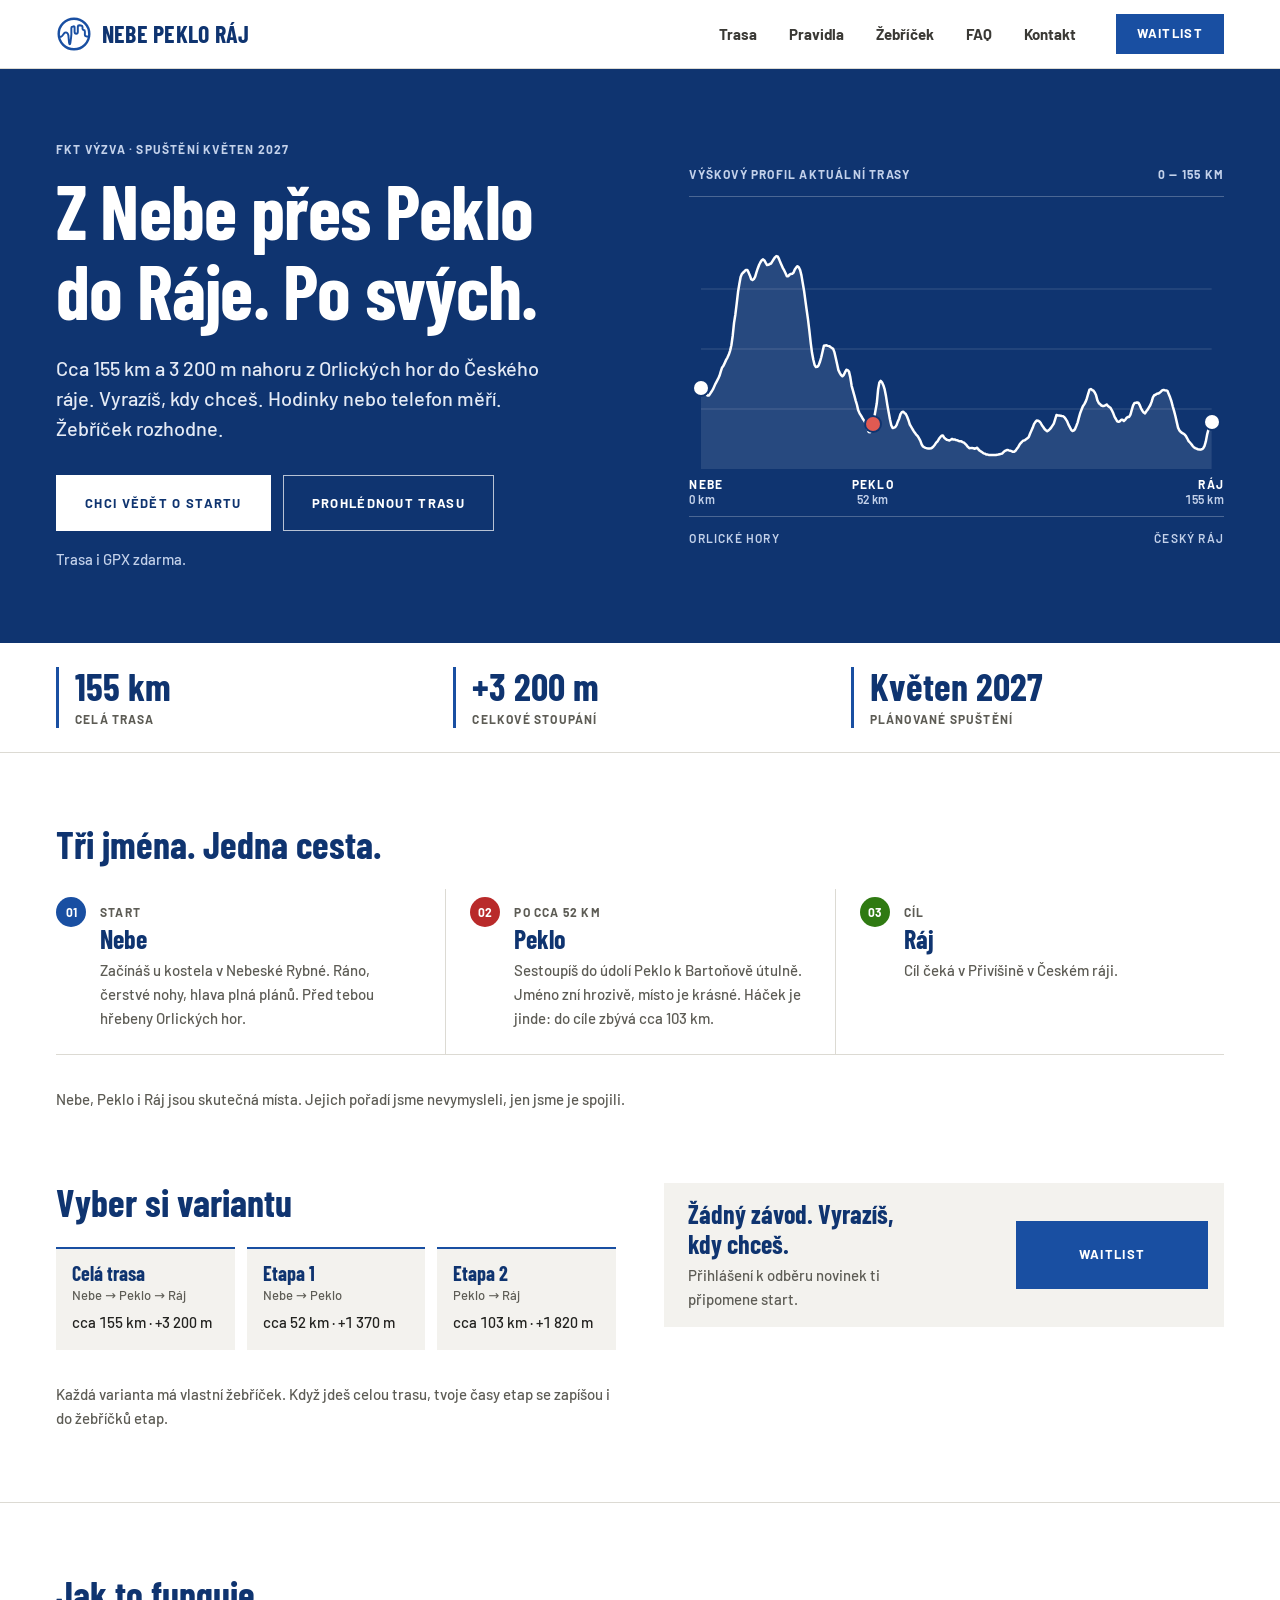
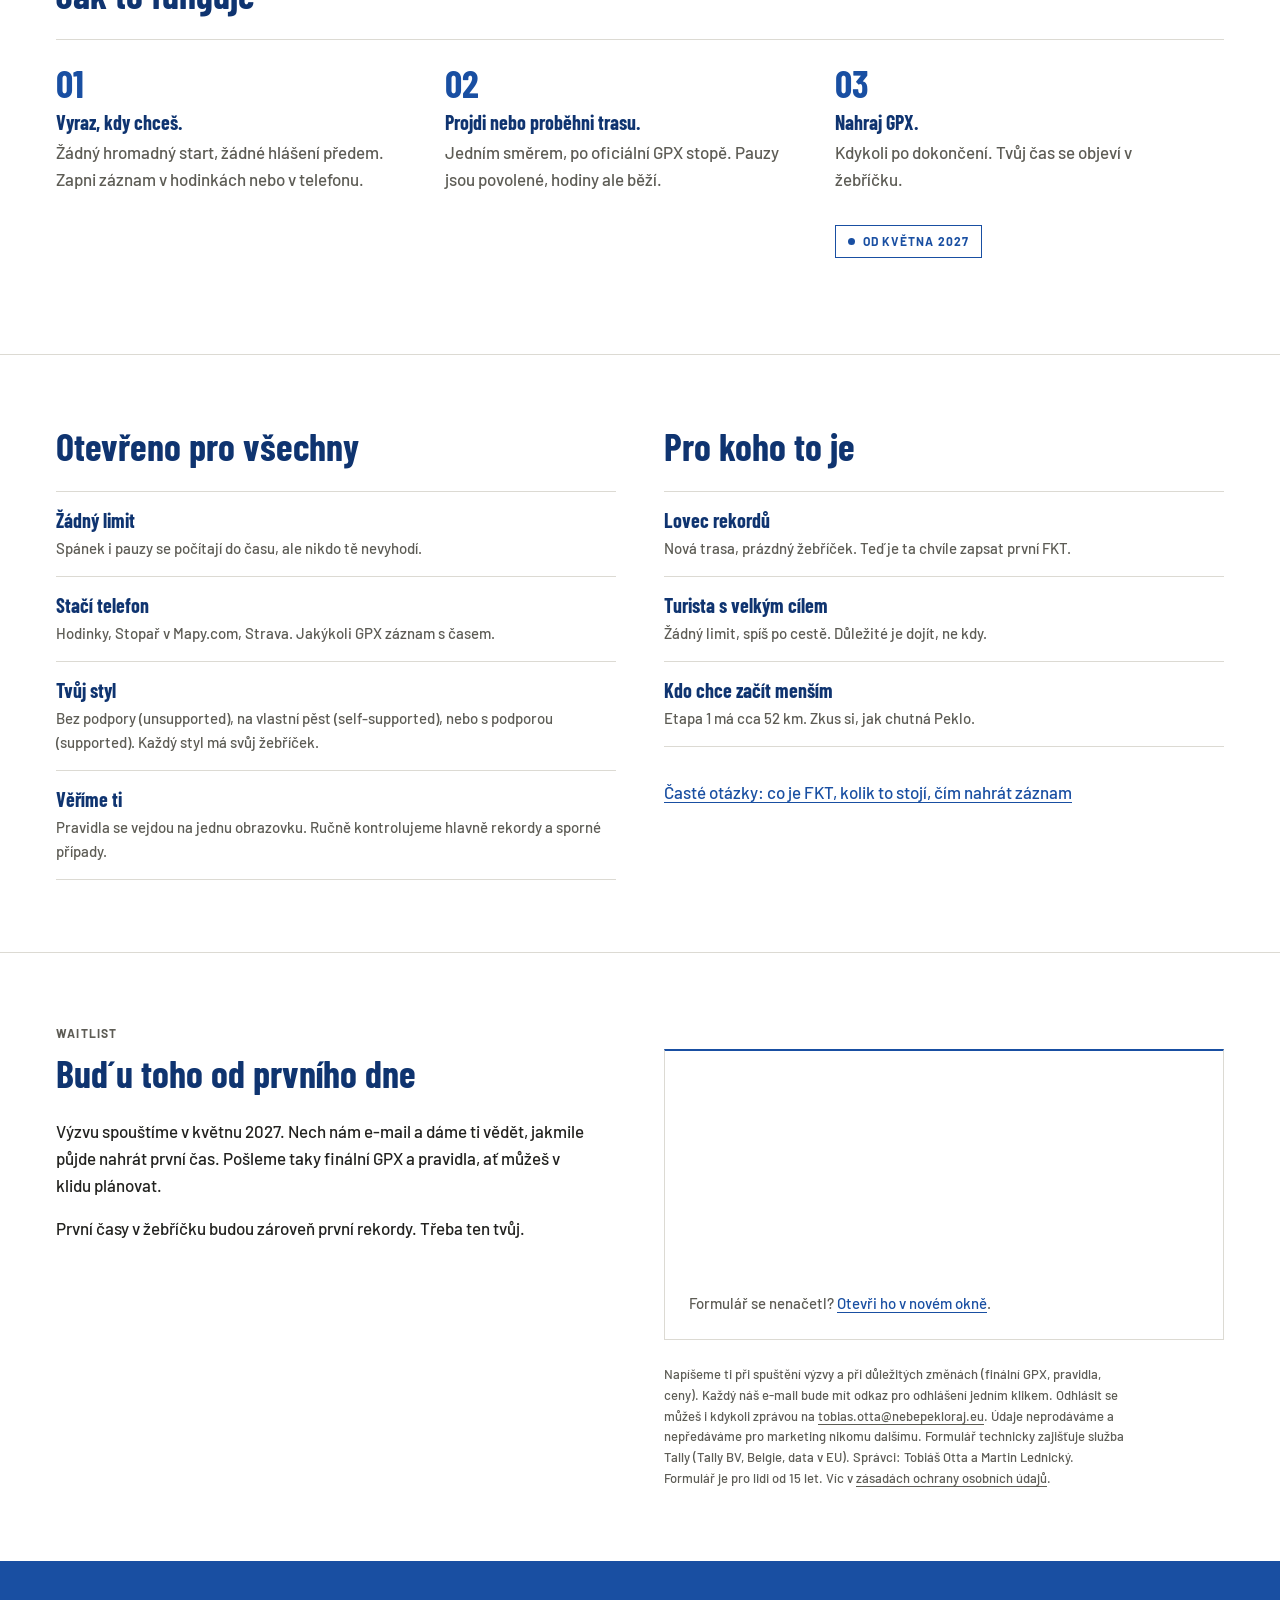
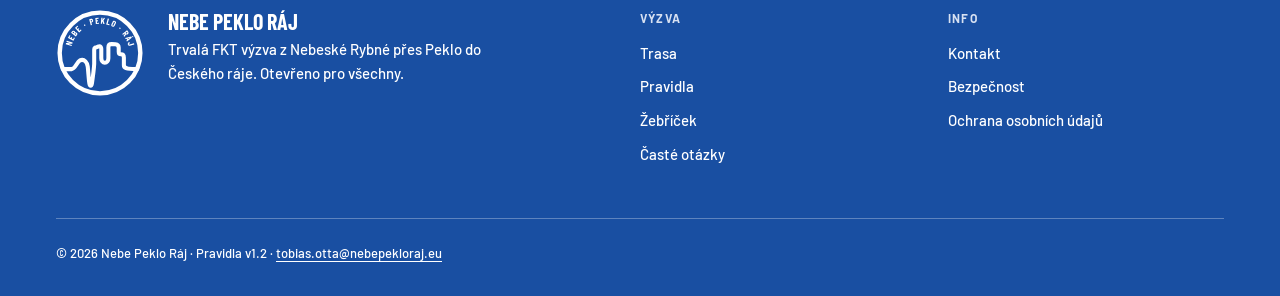
<file: index.html>
<!doctype html>
<html lang="cs">
<head>
  <meta charset="utf-8">
  <meta name="viewport" content="width=device-width, initial-scale=1">
  <title>Nebe Peklo Ráj – FKT výzva z Nebeské Rybné do Českého ráje</title>
  <meta name="description" content="Trvalá FKT výzva Nebe → Peklo → Ráj, cca 155 km pěšky. Kdokoliv, kdykoliv, čas podle GPX. Spuštění v květnu 2027, přidej se na waitlist.">
  <link rel="canonical" href="https://nebepekloraj.eu/">
  <meta property="og:type" content="website">
  <meta property="og:locale" content="cs_CZ">
  <meta property="og:site_name" content="Nebe Peklo Ráj">
  <meta property="og:title" content="Nebe Peklo Ráj – FKT výzva z Nebeské Rybné do Českého ráje">
  <meta property="og:description" content="Trvalá FKT výzva Nebe → Peklo → Ráj, cca 155 km pěšky. Kdokoliv, kdykoliv, čas podle GPX. Spuštění v květnu 2027, přidej se na waitlist.">
  <meta property="og:url" content="https://nebepekloraj.eu/">
  <meta property="og:image" content="https://nebepekloraj.eu/assets/og-image.png">
  <meta property="og:image:width" content="1200">
  <meta property="og:image:height" content="630">
  <meta property="og:image:alt" content="Logo Nebe Peklo Ráj – 155 km z Nebeské Rybné do Českého ráje">
  <meta name="twitter:card" content="summary_large_image">
  <link rel="icon" href="/favicon.ico" sizes="48x48">
  <link rel="icon" href="assets/icons/favicon-96.png" sizes="96x96" type="image/png">
  <link rel="icon" href="assets/favicon.svg" type="image/svg+xml">
  <link rel="apple-touch-icon" href="/apple-touch-icon.png">
  <link rel="manifest" href="/site.webmanifest">
  <meta name="theme-color" content="#194FA2">
  <link rel="preload" href="assets/fonts/barlow-condensed-700-latin.woff2" as="font" type="font/woff2" crossorigin>
  <link rel="preload" href="assets/fonts/barlow-500-latin.woff2" as="font" type="font/woff2" crossorigin>
  <link rel="stylesheet" href="assets/fonts.css?v=2">
  <link rel="stylesheet" href="assets/styles.css?v=4">
  <script>document.documentElement.classList.add('js')</script>
  <script src="assets/site.js?v=1" defer></script>
  <script type="application/ld+json">{"@context":"https://schema.org","@type":"WebSite","name":"Nebe Peklo Ráj","url":"https://nebepekloraj.eu/","inLanguage":"cs"}</script>
</head>
<body>
  <a class="skip-link" href="#obsah">Přeskočit na obsah</a>

  <header class="site-header">
    <div class="container site-header__inner">
      <a class="brand" href="index.html"><img class="brand__logo" src="assets/logo/prstenec.svg" alt="" width="36" height="36">Nebe Peklo Ráj</a>
      <button class="nav-toggle" type="button" aria-expanded="false" aria-controls="site-nav"><span class="nav-toggle__icon" aria-hidden="true"></span>Menu</button>
      <nav class="site-nav" id="site-nav" aria-label="Hlavní menu">
        <ul class="site-nav__list">
          <li class="site-nav__item"><a class="site-nav__link" href="trasa.html">Trasa</a></li>
          <li class="site-nav__item"><a class="site-nav__link" href="pravidla.html">Pravidla</a></li>
          <li class="site-nav__item"><a class="site-nav__link" href="zebricek.html">Žebříček</a></li>
          <li class="site-nav__item"><a class="site-nav__link" href="faq.html">FAQ</a></li>
          <li class="site-nav__item"><a class="site-nav__link" href="kontakt.html">Kontakt</a></li>
          <li class="site-nav__item site-nav__item--cta"><a class="button button--small" href="index.html#waitlist">Waitlist</a></li>
        </ul>
      </nav>
    </div>
  </header>

  <main id="obsah">
    <section class="hero on-dark" aria-labelledby="hero-title">
      <div class="container hero__grid">
        <div>
          <p class="eyebrow">FKT výzva · spuštění květen 2027</p>
          <h1 class="hero__title" id="hero-title">Z Nebe přes Peklo do Ráje. Po svých.</h1>
          <p class="hero__lead">Cca 155 km a 3&nbsp;200 m nahoru z Orlických hor do Českého ráje. Vyrazíš, kdy chceš. Hodinky nebo telefon měří. Žebříček rozhodne.</p>
          <div class="actions hero__actions">
            <a class="button" href="#waitlist">Chci vědět o startu</a>
            <a class="button button--outline" href="trasa.html">Prohlédnout trasu</a>
          </div>
          <p class="hero__note">Trasa i GPX zdarma.</p>
        </div>
        <div>
<!-- ROUTE:hero-profile -->
<figure class="profile-hero"><figcaption class="profile-hero__head"><span>Výškový profil aktuální trasy</span><span>0 — 155 km</span></figcaption><div class="profile-hero__plot"><svg viewBox="0 0 1000 300" preserveAspectRatio="none" role="img" aria-label="Výškový profil aktuální trasy"><g class="profile-hero__grid"><line x1="0" x2="1000" y1="75" y2="75"/><line x1="0" x2="1000" y1="150" y2="150"/><line x1="0" x2="1000" y1="225" y2="225"/></g><path class="profile-hero__area" d="M0,300 L0,199.1 L2.6,201.1 L5.2,202.6 L7.8,203.3 L10.4,205.6 L12.9,208.2 L15.5,208 L18.1,205.7 L20.7,203.2 L23.3,200.5 L25.9,196.8 L28.5,193.2 L31.1,190.1 L33.6,187.1 L36.2,183.5 L38.8,177.9 L41.4,173 L44,170.8 L46.6,167.3 L49.2,163.6 L51.8,160.7 L54.3,157.3 L56.9,152.3 L59.5,145.3 L62.1,133.4 L64.7,117.4 L67.3,106.8 L69.9,93.3 L72.5,78.8 L75,69 L77.6,59.9 L80.2,56 L82.8,54.4 L85.4,52.8 L88,51.1 L90.6,51.2 L93.2,54.3 L95.7,58 L98.3,62.8 L100.9,63.8 L103.5,62.6 L106.1,59.6 L108.7,53.8 L111.3,49 L113.9,44.7 L116.4,41.6 L119,39.1 L121.6,38 L124.2,39.3 L126.8,42.4 L129.4,45.1 L132,44.8 L134.6,43.7 L137.1,43.1 L139.7,40.4 L142.3,37.8 L144.9,35.4 L147.5,33.9 L150.1,34.2 L152.7,37.3 L155.3,41.7 L157.9,45.4 L160.4,48.9 L163,51.8 L165.6,55.4 L168.2,59.1 L170.8,59.1 L173.4,57 L176,56.1 L178.6,56 L181.1,54.6 L183.7,50.7 L186.3,48.3 L188.9,46.5 L191.5,47.8 L194.1,51.3 L196.7,58 L199.3,67.9 L201.8,77.1 L204.4,89.5 L207,101.6 L209.6,113.3 L212.2,127.1 L214.8,141.9 L217.4,154.8 L220,163.5 L222.5,170 L225.1,172.4 L227.7,172.3 L230.3,170.4 L232.9,166 L235.5,160.3 L238.1,153.1 L240.7,146 L243.2,145.6 L245.8,145.4 L248.4,146.1 L251,146.4 L253.6,147.6 L256.2,148.7 L258.8,149.8 L261.4,154.3 L263.9,161.2 L266.5,168.7 L269.1,176.4 L271.7,179.8 L274.3,182.6 L276.9,184 L279.5,182.6 L282.1,179 L284.7,176 L287.2,176.4 L289.8,178.3 L292.4,185.5 L295,196 L297.6,202.1 L300.2,207.9 L302.8,214.2 L305.4,219.7 L307.9,226.7 L310.5,230.4 L313.1,233 L315.7,235.9 L318.3,238.5 L320.9,241.1 L323.5,245.1 L326.1,249.5 L328.6,253.9 L331.2,254.1 L333.8,250.9 L336.4,244 L339,236.7 L341.6,227.2 L344.2,218.2 L346.8,200.7 L349.3,191.9 L351.9,189.9 L354.5,191.6 L357.1,195.2 L359.7,200.6 L362.3,209.2 L364.9,219.8 L367.5,229.1 L370,237.8 L372.6,245.3 L375.2,248.8 L377.8,248.4 L380.4,247.7 L383,245.2 L385.6,240.5 L388.2,236.8 L390.7,231.4 L393.3,228.9 L395.9,228.3 L398.5,229.9 L401.1,231.3 L403.7,234.7 L406.3,239 L408.9,244.4 L411.4,247 L414,250 L416.6,252.7 L419.2,254.9 L421.8,257.3 L424.4,259 L427,261.8 L429.6,264.8 L432.2,269.4 L434.7,271.8 L437.3,272.9 L439.9,273.6 L442.5,274 L445.1,274.3 L447.7,274.5 L450.3,274.2 L452.9,273.2 L455.4,271.6 L458,269.6 L460.6,267.1 L463.2,265.4 L465.8,262.6 L468.4,260.3 L471,258.4 L473.6,258 L476.1,260.8 L478.7,262.2 L481.3,263.5 L483.9,263.9 L486.5,264.4 L489.1,263.4 L491.7,262.4 L494.3,263.2 L496.8,263.1 L499.4,263.9 L502,264.1 L504.6,264.9 L507.2,265.3 L509.8,265.4 L512.4,266.3 L515,267 L517.5,268.5 L520.1,270.2 L522.7,272.4 L525.3,274 L527.9,273.9 L530.5,273.6 L533.1,274 L535.7,274.7 L538.2,274.1 L540.8,273.4 L543.4,275.6 L546,277.2 L548.6,278.2 L551.2,279.3 L553.8,280.5 L556.4,281 L559,282 L561.5,282 L564.1,282.4 L566.7,282.4 L569.3,282.6 L571.9,282.5 L574.5,282.5 L577.1,282.6 L579.7,282.1 L582.2,281.9 L584.8,281.5 L587.4,281.1 L590,280.7 L592.6,278.7 L595.2,277.3 L597.8,276.6 L600.4,276.1 L602.9,276.7 L605.5,277.1 L608.1,277.7 L610.7,278.5 L613.3,278.5 L615.9,277.2 L618.5,274.8 L621.1,272.7 L623.6,269.8 L626.2,267.6 L628.8,265.8 L631.4,264.5 L634,264 L636.6,262.8 L639.2,261.6 L641.8,260.1 L644.3,255.9 L646.9,252.1 L649.5,248.5 L652.1,243.9 L654.7,241.4 L657.3,239.4 L659.9,239.6 L662.5,240.4 L665,242.2 L667.6,245.3 L670.2,247.5 L672.8,250 L675.4,251.5 L678,252.8 L680.6,251.8 L683.2,250.2 L685.7,248.3 L688.3,245.8 L690.9,243.2 L693.5,237.9 L696.1,232.5 L698.7,233.1 L701.3,233.1 L703.9,233.3 L706.5,233.7 L709,233.9 L711.6,235.2 L714.2,237.6 L716.8,240.1 L719.4,244.2 L722,247.3 L724.6,250.7 L727.2,252.5 L729.7,251.9 L732.3,250.3 L734.9,246.3 L737.5,242 L740.1,235.8 L742.7,229.9 L745.3,225.7 L747.9,221.6 L750.4,219.2 L753,216.2 L755.6,211.8 L758.2,206.2 L760.8,200.7 L763.4,200.1 L766,201.3 L768.6,202.1 L771.1,204.3 L773.7,207.9 L776.3,214.2 L778.9,217.5 L781.5,219 L784.1,220.6 L786.7,221.2 L789.3,221.1 L791.8,220.5 L794.4,219.3 L797,221.2 L799.6,222.5 L802.2,223.8 L804.8,226.9 L807.4,230.4 L810,234.9 L812.5,237.5 L815.1,240.4 L817.7,241 L820.3,240.3 L822.9,238.5 L825.5,238.5 L828.1,239.9 L830.7,238.6 L833.2,236.3 L835.8,234.9 L838.4,234.9 L841,232 L843.6,226 L846.2,220.6 L848.8,217.6 L851.4,217.3 L854,216.9 L856.5,217.2 L859.1,220 L861.7,224.1 L864.3,227.1 L866.9,229.4 L869.5,230.4 L872.1,227.8 L874.7,225.8 L877.2,223.1 L879.8,220.3 L882.4,216.1 L885,210.5 L887.6,207.8 L890.2,207.2 L892.8,206 L895.4,205.7 L897.9,204.8 L900.5,203.4 L903.1,201.7 L905.7,201.1 L908.3,201.6 L910.9,201.8 L913.5,202.4 L916.1,206.5 L918.6,210.4 L921.2,215.3 L923.8,221.7 L926.4,227.3 L929,233.7 L931.6,241.1 L934.2,248.3 L936.8,251.7 L939.3,253.5 L941.9,254.9 L944.5,255.8 L947.1,256.9 L949.7,258.9 L952.3,261.9 L954.9,265.1 L957.5,266.9 L960,268.7 L962.6,271 L965.2,272.8 L967.8,273.9 L970.4,274.6 L973,275.3 L975.6,275.5 L978.2,275.8 L980.8,275.3 L983.3,274.3 L985.9,271.3 L988.5,265.9 L991.1,257.1 L993.7,250.8 L996.3,248.4 L998.9,244.2 L1000,241 L1000,300 Z"/><polyline class="profile-hero__line" points="0,199.1 2.6,201.1 5.2,202.6 7.8,203.3 10.4,205.6 12.9,208.2 15.5,208 18.1,205.7 20.7,203.2 23.3,200.5 25.9,196.8 28.5,193.2 31.1,190.1 33.6,187.1 36.2,183.5 38.8,177.9 41.4,173 44,170.8 46.6,167.3 49.2,163.6 51.8,160.7 54.3,157.3 56.9,152.3 59.5,145.3 62.1,133.4 64.7,117.4 67.3,106.8 69.9,93.3 72.5,78.8 75,69 77.6,59.9 80.2,56 82.8,54.4 85.4,52.8 88,51.1 90.6,51.2 93.2,54.3 95.7,58 98.3,62.8 100.9,63.8 103.5,62.6 106.1,59.6 108.7,53.8 111.3,49 113.9,44.7 116.4,41.6 119,39.1 121.6,38 124.2,39.3 126.8,42.4 129.4,45.1 132,44.8 134.6,43.7 137.1,43.1 139.7,40.4 142.3,37.8 144.9,35.4 147.5,33.9 150.1,34.2 152.7,37.3 155.3,41.7 157.9,45.4 160.4,48.9 163,51.8 165.6,55.4 168.2,59.1 170.8,59.1 173.4,57 176,56.1 178.6,56 181.1,54.6 183.7,50.7 186.3,48.3 188.9,46.5 191.5,47.8 194.1,51.3 196.7,58 199.3,67.9 201.8,77.1 204.4,89.5 207,101.6 209.6,113.3 212.2,127.1 214.8,141.9 217.4,154.8 220,163.5 222.5,170 225.1,172.4 227.7,172.3 230.3,170.4 232.9,166 235.5,160.3 238.1,153.1 240.7,146 243.2,145.6 245.8,145.4 248.4,146.1 251,146.4 253.6,147.6 256.2,148.7 258.8,149.8 261.4,154.3 263.9,161.2 266.5,168.7 269.1,176.4 271.7,179.8 274.3,182.6 276.9,184 279.5,182.6 282.1,179 284.7,176 287.2,176.4 289.8,178.3 292.4,185.5 295,196 297.6,202.1 300.2,207.9 302.8,214.2 305.4,219.7 307.9,226.7 310.5,230.4 313.1,233 315.7,235.9 318.3,238.5 320.9,241.1 323.5,245.1 326.1,249.5 328.6,253.9 331.2,254.1 333.8,250.9 336.4,244 339,236.7 341.6,227.2 344.2,218.2 346.8,200.7 349.3,191.9 351.9,189.9 354.5,191.6 357.1,195.2 359.7,200.6 362.3,209.2 364.9,219.8 367.5,229.1 370,237.8 372.6,245.3 375.2,248.8 377.8,248.4 380.4,247.7 383,245.2 385.6,240.5 388.2,236.8 390.7,231.4 393.3,228.9 395.9,228.3 398.5,229.9 401.1,231.3 403.7,234.7 406.3,239 408.9,244.4 411.4,247 414,250 416.6,252.7 419.2,254.9 421.8,257.3 424.4,259 427,261.8 429.6,264.8 432.2,269.4 434.7,271.8 437.3,272.9 439.9,273.6 442.5,274 445.1,274.3 447.7,274.5 450.3,274.2 452.9,273.2 455.4,271.6 458,269.6 460.6,267.1 463.2,265.4 465.8,262.6 468.4,260.3 471,258.4 473.6,258 476.1,260.8 478.7,262.2 481.3,263.5 483.9,263.9 486.5,264.4 489.1,263.4 491.7,262.4 494.3,263.2 496.8,263.1 499.4,263.9 502,264.1 504.6,264.9 507.2,265.3 509.8,265.4 512.4,266.3 515,267 517.5,268.5 520.1,270.2 522.7,272.4 525.3,274 527.9,273.9 530.5,273.6 533.1,274 535.7,274.7 538.2,274.1 540.8,273.4 543.4,275.6 546,277.2 548.6,278.2 551.2,279.3 553.8,280.5 556.4,281 559,282 561.5,282 564.1,282.4 566.7,282.4 569.3,282.6 571.9,282.5 574.5,282.5 577.1,282.6 579.7,282.1 582.2,281.9 584.8,281.5 587.4,281.1 590,280.7 592.6,278.7 595.2,277.3 597.8,276.6 600.4,276.1 602.9,276.7 605.5,277.1 608.1,277.7 610.7,278.5 613.3,278.5 615.9,277.2 618.5,274.8 621.1,272.7 623.6,269.8 626.2,267.6 628.8,265.8 631.4,264.5 634,264 636.6,262.8 639.2,261.6 641.8,260.1 644.3,255.9 646.9,252.1 649.5,248.5 652.1,243.9 654.7,241.4 657.3,239.4 659.9,239.6 662.5,240.4 665,242.2 667.6,245.3 670.2,247.5 672.8,250 675.4,251.5 678,252.8 680.6,251.8 683.2,250.2 685.7,248.3 688.3,245.8 690.9,243.2 693.5,237.9 696.1,232.5 698.7,233.1 701.3,233.1 703.9,233.3 706.5,233.7 709,233.9 711.6,235.2 714.2,237.6 716.8,240.1 719.4,244.2 722,247.3 724.6,250.7 727.2,252.5 729.7,251.9 732.3,250.3 734.9,246.3 737.5,242 740.1,235.8 742.7,229.9 745.3,225.7 747.9,221.6 750.4,219.2 753,216.2 755.6,211.8 758.2,206.2 760.8,200.7 763.4,200.1 766,201.3 768.6,202.1 771.1,204.3 773.7,207.9 776.3,214.2 778.9,217.5 781.5,219 784.1,220.6 786.7,221.2 789.3,221.1 791.8,220.5 794.4,219.3 797,221.2 799.6,222.5 802.2,223.8 804.8,226.9 807.4,230.4 810,234.9 812.5,237.5 815.1,240.4 817.7,241 820.3,240.3 822.9,238.5 825.5,238.5 828.1,239.9 830.7,238.6 833.2,236.3 835.8,234.9 838.4,234.9 841,232 843.6,226 846.2,220.6 848.8,217.6 851.4,217.3 854,216.9 856.5,217.2 859.1,220 861.7,224.1 864.3,227.1 866.9,229.4 869.5,230.4 872.1,227.8 874.7,225.8 877.2,223.1 879.8,220.3 882.4,216.1 885,210.5 887.6,207.8 890.2,207.2 892.8,206 895.4,205.7 897.9,204.8 900.5,203.4 903.1,201.7 905.7,201.1 908.3,201.6 910.9,201.8 913.5,202.4 916.1,206.5 918.6,210.4 921.2,215.3 923.8,221.7 926.4,227.3 929,233.7 931.6,241.1 934.2,248.3 936.8,251.7 939.3,253.5 941.9,254.9 944.5,255.8 947.1,256.9 949.7,258.9 952.3,261.9 954.9,265.1 957.5,266.9 960,268.7 962.6,271 965.2,272.8 967.8,273.9 970.4,274.6 973,275.3 975.6,275.5 978.2,275.8 980.8,275.3 983.3,274.3 985.9,271.3 988.5,265.9 991.1,257.1 993.7,250.8 996.3,248.4 998.9,244.2 1000,241"/></svg><span class="profile-hero__stop profile-hero__stop--nebe" style="left:0%;top:66.36%"></span><span class="profile-hero__stop profile-hero__stop--peklo" style="left:33.56%;top:81.35%"></span><span class="profile-hero__stop profile-hero__stop--raj" style="left:100%;top:80.34%"></span></div><div class="profile-hero__axis"><span class="profile-hero__pin profile-hero__pin--nebe" style="left:0%"><b>Nebe</b>0 km</span><span class="profile-hero__pin profile-hero__pin--peklo" style="left:33.56%"><b>Peklo</b>52 km</span><span class="profile-hero__pin profile-hero__pin--raj" style="left:100%"><b>Ráj</b>155 km</span></div><div class="profile-hero__regions"><span>Orlické hory</span><span>Český ráj</span></div></figure>
<!-- /ROUTE:hero-profile -->
        </div>
      </div>
    </section>

    <div class="stat-bar">
      <div class="container">
        <ul class="stats">
          <li class="stats__item"><span class="stats__value">155 km</span><span class="stats__label caps">Celá trasa</span></li>
          <li class="stats__item"><span class="stats__value">+3&nbsp;200 m</span><span class="stats__label caps">Celkové stoupání</span></li>
          <li class="stats__item"><span class="stats__value">Květen 2027</span><span class="stats__label caps">Plánované spuštění</span></li>
        </ul>
      </div>
    </div>

    <section class="section" id="pribeh" aria-labelledby="pribeh-title">
      <div class="container">
        <h2 class="section__title" id="pribeh-title">Tři jména. Jedna cesta.</h2>
        <ol class="stops stops--row">
          <li class="stop stop--nebe">
            <span class="stop__num" aria-hidden="true">01</span>
            <span class="caps">Start</span>
            <strong class="stop__name">Nebe</strong>
            <span class="stop__text">Začínáš u kostela v Nebeské Rybné. Ráno, čerstvé nohy, hlava plná plánů. Před tebou hřebeny Orlických hor.</span>
          </li>
          <li class="stop stop--peklo">
            <span class="stop__num" aria-hidden="true">02</span>
            <span class="caps">Po cca 52 km</span>
            <strong class="stop__name">Peklo</strong>
            <span class="stop__text">Sestoupíš do údolí Peklo k Bartoňově útulně. Jméno zní hrozivě, místo je krásné. Háček je jinde: do cíle zbývá cca 103 km.</span>
          </li>
          <li class="stop stop--raj">
            <span class="stop__num" aria-hidden="true">03</span>
            <span class="caps">Cíl</span>
            <strong class="stop__name">Ráj</strong>
            <span class="stop__text">Cíl čeká v Přivíšině v Českém ráji.</span>
          </li>
        </ol>
        <p class="note mt-l mb-0">Nebe, Peklo i Ráj jsou skutečná místa. Jejich pořadí jsme nevymysleli, jen jsme je spojili.</p>
      </div>
    </section>

    <section class="section section--flush-top" id="varianty" aria-labelledby="varianty-title">
      <div class="container intro-split">
        <div>
          <h2 class="section__title" id="varianty-title">Vyber si variantu</h2>
          <ul class="tiles tiles--3">
            <li><a class="tile" href="trasa.html#etapy"><strong class="tile__title">Celá trasa</strong><span class="tile__route">Nebe → Peklo → Ráj</span><span class="tile__meta">cca 155 km · +3&nbsp;200 m</span></a></li>
            <li><a class="tile" href="trasa.html#etapy"><strong class="tile__title">Etapa 1</strong><span class="tile__route">Nebe → Peklo</span><span class="tile__meta">cca 52 km · +1&nbsp;370 m</span></a></li>
            <li><a class="tile" href="trasa.html#etapy"><strong class="tile__title">Etapa 2</strong><span class="tile__route">Peklo → Ráj</span><span class="tile__meta">cca 103 km · +1&nbsp;820 m</span></a></li>
          </ul>
          <p class="note mt-l mb-0">Každá varianta má vlastní žebříček. Když jdeš celou trasu, tvoje časy etap se zapíšou i do žebříčků etap.</p>
        </div>
        <div class="cta-band">
          <div>
            <p class="cta-band__title">Žádný závod. Vyrazíš, kdy chceš.</p>
            <p class="cta-band__text">Přihlášení k odběru novinek ti připomene start.</p>
          </div>
          <a class="button" href="#waitlist">Waitlist</a>
        </div>
      </div>
    </section>

    <section class="section" id="jak-to-funguje" aria-labelledby="jak-title">
      <div class="container">
        <h2 class="section__title" id="jak-title">Jak to funguje</h2>
        <ol class="numbered numbered--row">
          <li class="numbered__item"><div><strong class="numbered__title">Vyraz, kdy chceš.</strong><span class="numbered__text">Žádný hromadný start, žádné hlášení předem. Zapni záznam v hodinkách nebo v telefonu.</span></div></li>
          <li class="numbered__item"><div><strong class="numbered__title">Projdi nebo proběhni trasu.</strong><span class="numbered__text">Jedním směrem, po oficiální GPX stopě. Pauzy jsou povolené, hodiny ale běží.</span></div></li>
          <li class="numbered__item"><div><strong class="numbered__title">Nahraj GPX.</strong><span class="numbered__text">Kdykoli po dokončení. Tvůj čas se objeví v žebříčku.</span><span class="status status--soon mt-l">Od května 2027</span></div></li>
        </ol>
      </div>
    </section>

    <section class="section" id="pro-vsechny" aria-label="Pro koho je výzva">
      <div class="container two-col">
        <div>
          <h2 class="section__title">Otevřeno pro všechny</h2>
          <ul class="rows">
            <li class="rows__item"><strong class="rows__title">Žádný limit</strong><span class="rows__text">Spánek i pauzy se počítají do času, ale nikdo tě nevyhodí.</span></li>
            <li class="rows__item"><strong class="rows__title">Stačí telefon</strong><span class="rows__text">Hodinky, Stopař v Mapy.com, Strava. Jakýkoli GPX záznam s časem.</span></li>
            <li class="rows__item"><strong class="rows__title">Tvůj styl</strong><span class="rows__text">Bez podpory (unsupported), na vlastní pěst (self-supported), nebo s podporou (supported). Každý styl má svůj žebříček.</span></li>
            <li class="rows__item"><strong class="rows__title">Věříme ti</strong><span class="rows__text">Pravidla se vejdou na jednu obrazovku. Ručně kontrolujeme hlavně rekordy a sporné případy.</span></li>
          </ul>
        </div>
        <div id="pro-koho">
          <h2 class="section__title">Pro koho to je</h2>
          <ul class="rows">
            <li class="rows__item"><strong class="rows__title">Lovec rekordů</strong><span class="rows__text">Nová trasa, prázdný žebříček. Teď je ta chvíle zapsat první FKT.</span></li>
            <li class="rows__item"><strong class="rows__title">Turista s velkým cílem</strong><span class="rows__text">Žádný limit, spíš po cestě. Důležité je dojít, ne kdy.</span></li>
            <li class="rows__item"><strong class="rows__title">Kdo chce začít menším</strong><span class="rows__text">Etapa 1 má cca 52 km. Zkus si, jak chutná Peklo.</span></li>
          </ul>
          <p class="mt-l mb-0"><a href="faq.html">Časté otázky: co je FKT, kolik to stojí, čím nahrát záznam</a></p>
        </div>
      </div>
    </section>

    <section class="section" id="waitlist" aria-labelledby="waitlist-title">
      <div class="container two-col">
        <div>
          <p class="eyebrow">Waitlist</p>
          <h2 class="section__title" id="waitlist-title">Buď u toho od prvního dne</h2>
          <p>Výzvu spouštíme v květnu 2027. Nech nám e-mail a dáme ti vědět, jakmile půjde nahrát první čas. Pošleme taky finální GPX a pravidla, ať můžeš v klidu plánovat.</p>
          <p>První časy v žebříčku budou zároveň první rekordy. Třeba ten tvůj.</p>
        </div>
        <div>
          <!-- TALLY: waitlist formulář (Tally, formulář M1NOGl). Pro výměnu vlož nový embed kód sem. -->
          <div class="form-embed">
            <iframe data-tally-src="https://tally.so/embed/M1NOGl?alignLeft=1&amp;hideTitle=1&amp;transparentBackground=1&amp;dynamicHeight=1" loading="lazy" width="100%" height="200" frameborder="0" marginheight="0" marginwidth="0" title="Nebe Peklo Ráj – waitlist"></iframe>
            <p class="form-embed__fallback">Formulář se nenačetl? <a href="https://tally.so/r/M1NOGl">Otevři ho v novém okně</a>.</p>
          </div>
          <script>var d=document,w="https://tally.so/widgets/embed.js",v=function(){"undefined"!=typeof Tally?Tally.loadEmbeds():d.querySelectorAll("iframe[data-tally-src]:not([src])").forEach((function(e){e.src=e.dataset.tallySrc}))};if("undefined"!=typeof Tally)v();else if(d.querySelector('script[src="'+w+'"]')==null){var s=d.createElement("script");s.src=w,s.onload=v,s.onerror=v,d.body.appendChild(s);}</script>

          <p class="fineprint">
            Napíšeme ti při spuštění výzvy a při důležitých změnách (finální GPX, pravidla, ceny). Každý náš e-mail bude mít odkaz pro odhlášení jedním klikem. Odhlásit se můžeš i kdykoli zprávou na <a href="mailto:tobias.otta@nebepekloraj.eu">tobias.otta@nebepekloraj.eu</a>. Údaje neprodáváme a nepředáváme pro marketing nikomu dalšímu. Formulář technicky zajišťuje služba Tally (Tally BV, Belgie, data v EU). Správci: Tobiáš Otta a Martin Lednický. Formulář je pro lidi od 15 let. Víc v <a href="ochrana-udaju.html">zásadách ochrany osobních údajů</a>.
          </p>
        </div>
      </div>
    </section>
  </main>

  <footer class="site-footer">
    <div class="container">
      <div class="site-footer__grid">
        <div class="site-footer__brand">
          <img class="site-footer__seal" src="assets/logo/pecet-inverz.svg" alt="" width="88" height="88" loading="lazy">
          <div>
            <p class="site-footer__name">Nebe Peklo Ráj</p>
            <p>Trvalá FKT výzva z Nebeské Rybné přes Peklo do Českého ráje. Otevřeno pro všechny.</p>
          </div>
        </div>
        <nav aria-labelledby="footer-vyzva">
          <p class="site-footer__title" id="footer-vyzva">Výzva</p>
          <ul class="site-footer__list">
            <li><a href="trasa.html">Trasa</a></li>
            <li><a href="pravidla.html">Pravidla</a></li>
            <li><a href="zebricek.html">Žebříček</a></li>
            <li><a href="faq.html">Časté otázky</a></li>
          </ul>
        </nav>
        <nav aria-labelledby="footer-info">
          <p class="site-footer__title" id="footer-info">Info</p>
          <ul class="site-footer__list">
            <li><a href="kontakt.html">Kontakt</a></li>
            <li><a href="trasa.html#bezpecnost">Bezpečnost</a></li>
            <li><a href="ochrana-udaju.html">Ochrana osobních údajů</a></li>
          </ul>
        </nav>
      </div>
      <div class="site-footer__bottom">
        <p>© 2026 Nebe Peklo Ráj · Pravidla v1.2 · <a href="mailto:tobias.otta@nebepekloraj.eu">tobias.otta@nebepekloraj.eu</a></p>
      </div>
    </div>
  </footer>
</body>
</html>
</file>
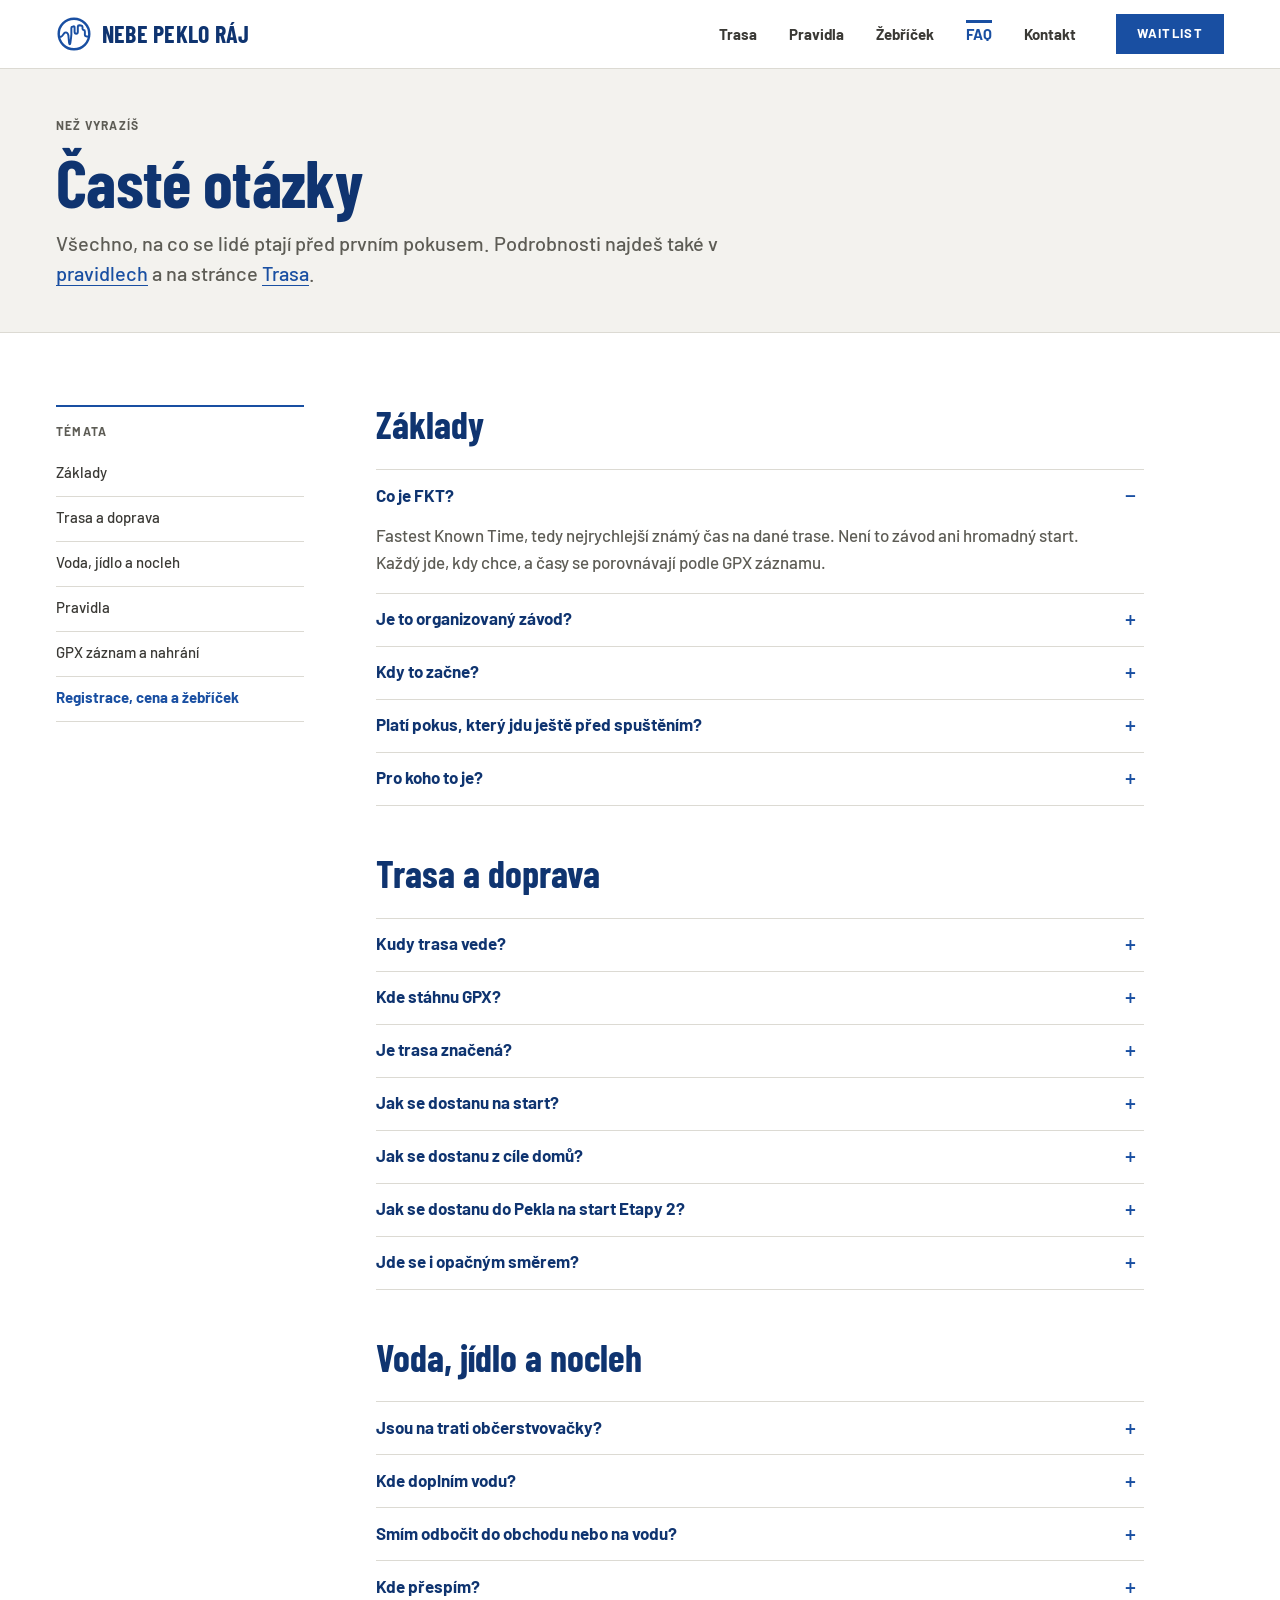
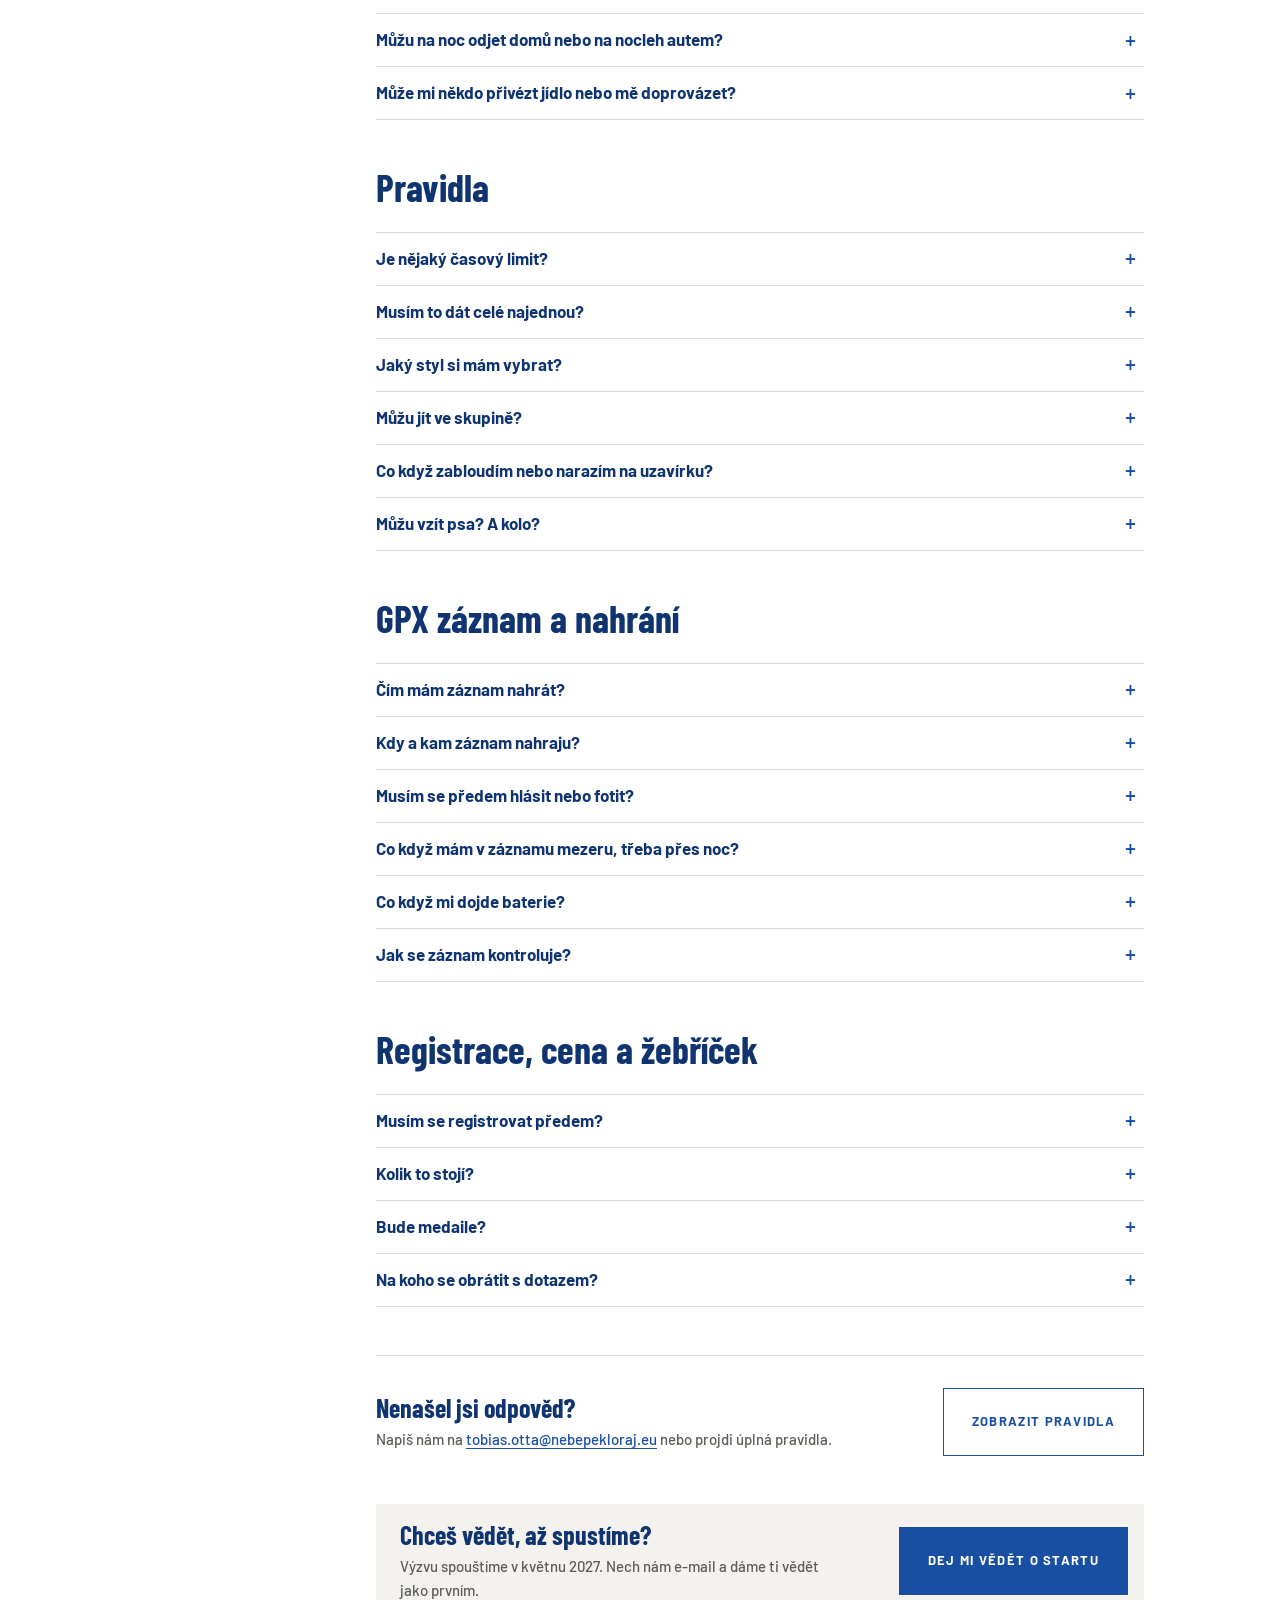
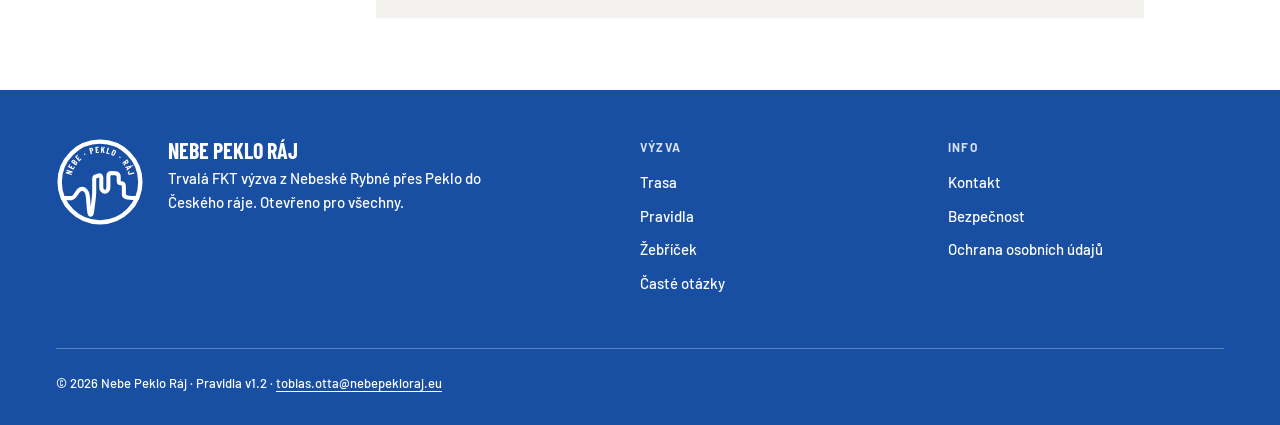
<file: faq.html>
<!doctype html>
<html lang="cs">
<head>
  <meta charset="utf-8">
  <meta name="viewport" content="width=device-width, initial-scale=1">
  <title>Časté otázky – Nebe Peklo Ráj</title>
  <meta name="description" content="Odpovědi na časté otázky k výzvě Nebe Peklo Ráj: doprava na start, voda a jídlo po cestě, nocleh, styly, GPX záznam a zápis do žebříčku.">
  <link rel="canonical" href="https://nebepekloraj.eu/faq.html">
  <meta property="og:type" content="website">
  <meta property="og:locale" content="cs_CZ">
  <meta property="og:site_name" content="Nebe Peklo Ráj">
  <meta property="og:title" content="Časté otázky – Nebe Peklo Ráj">
  <meta property="og:description" content="Odpovědi na časté otázky k výzvě Nebe Peklo Ráj: doprava na start, voda a jídlo po cestě, nocleh, styly, GPX záznam a zápis do žebříčku.">
  <meta property="og:url" content="https://nebepekloraj.eu/faq.html">
  <meta property="og:image" content="https://nebepekloraj.eu/assets/og-image.png">
  <meta property="og:image:width" content="1200">
  <meta property="og:image:height" content="630">
  <meta property="og:image:alt" content="Logo Nebe Peklo Ráj – 155 km z Nebeské Rybné do Českého ráje">
  <meta name="twitter:card" content="summary_large_image">
  <link rel="icon" href="/favicon.ico" sizes="48x48">
  <link rel="icon" href="assets/icons/favicon-96.png" sizes="96x96" type="image/png">
  <link rel="icon" href="assets/favicon.svg" type="image/svg+xml">
  <link rel="apple-touch-icon" href="/apple-touch-icon.png">
  <link rel="manifest" href="/site.webmanifest">
  <meta name="theme-color" content="#194FA2">
  <link rel="preload" href="assets/fonts/barlow-condensed-700-latin.woff2" as="font" type="font/woff2" crossorigin>
  <link rel="preload" href="assets/fonts/barlow-500-latin.woff2" as="font" type="font/woff2" crossorigin>
  <link rel="stylesheet" href="assets/fonts.css?v=2">
  <link rel="stylesheet" href="assets/styles.css?v=4">
  <script>document.documentElement.classList.add('js')</script>
  <script src="assets/site.js?v=1" defer></script>
</head>
<body>
  <a class="skip-link" href="#obsah">Přeskočit na obsah</a>

  <header class="site-header">
    <div class="container site-header__inner">
      <a class="brand" href="index.html"><img class="brand__logo" src="assets/logo/prstenec.svg" alt="" width="36" height="36">Nebe Peklo Ráj</a>
      <button class="nav-toggle" type="button" aria-expanded="false" aria-controls="site-nav"><span class="nav-toggle__icon" aria-hidden="true"></span>Menu</button>
      <nav class="site-nav" id="site-nav" aria-label="Hlavní menu">
        <ul class="site-nav__list">
          <li class="site-nav__item"><a class="site-nav__link" href="trasa.html">Trasa</a></li>
          <li class="site-nav__item"><a class="site-nav__link" href="pravidla.html">Pravidla</a></li>
          <li class="site-nav__item"><a class="site-nav__link" href="zebricek.html">Žebříček</a></li>
          <li class="site-nav__item"><a class="site-nav__link" href="faq.html" aria-current="page">FAQ</a></li>
          <li class="site-nav__item"><a class="site-nav__link" href="kontakt.html">Kontakt</a></li>
          <li class="site-nav__item site-nav__item--cta"><a class="button button--small" href="index.html#waitlist">Waitlist</a></li>
        </ul>
      </nav>
    </div>
  </header>

  <main id="obsah">
    <header class="page-header">
      <div class="container">
        <p class="eyebrow">Než vyrazíš</p>
        <h1 class="page-header__title">Časté otázky</h1>
        <p class="page-header__lead">Všechno, na co se lidé ptají před prvním pokusem. Podrobnosti najdeš také v <a href="pravidla.html">pravidlech</a> a na stránce <a href="trasa.html">Trasa</a>.</p>
      </div>
    </header>

    <div class="section">
      <div class="container with-sidebar">
        <aside class="with-sidebar__aside" aria-label="Témata">
          <details class="toc" open data-scrollspy>
            <summary class="toc__toggle"><span class="toc__title caps">Témata</span></summary>
            <ul class="toc__list">
              <li><a class="toc__link" href="#zaklady">Základy</a></li>
              <li><a class="toc__link" href="#trasa">Trasa a doprava</a></li>
              <li><a class="toc__link" href="#po-ceste">Voda, jídlo a nocleh</a></li>
              <li><a class="toc__link" href="#pravidla">Pravidla</a></li>
              <li><a class="toc__link" href="#gpx">GPX záznam a nahrání</a></li>
              <li><a class="toc__link" href="#zapis">Registrace, cena a žebříček</a></li>
            </ul>
          </details>
        </aside>

        <div class="with-sidebar__main">
          <section class="doc-section doc-section--plain" id="zaklady" aria-labelledby="zaklady-title">
            <h2 id="zaklady-title">Základy</h2>
            <div class="accordion">
            <details class="accordion__item" open>
              <summary class="accordion__question">Co je FKT?</summary>
              <div class="accordion__answer"><p>Fastest Known Time, tedy nejrychlejší známý čas na dané trase. Není to závod ani hromadný start. Každý jde, kdy chce, a časy se porovnávají podle GPX záznamu.</p></div>
            </details>
            <details class="accordion__item">
              <summary class="accordion__question">Je to organizovaný závod?</summary>
              <div class="accordion__answer"><p>Ne. Na trati nejsou pořadatelé, značení výzvy, občerstvovačky ani zdravotní služba. Jdeš sám za sebe a na vlastní nebezpečí. Víc v části <a href="trasa.html#bezpecnost">Bezpečnost</a>.</p></div>
            </details>
            <details class="accordion__item">
              <summary class="accordion__question">Kdy to začne?</summary>
              <div class="accordion__answer"><p>Výzvu spouštíme v květnu 2027. Finální GPX zveřejníme dřív, na jaře 2027 během bety. V květnu spustíme nahrávání záznamů do žebříčku. Pokud to stihneme dřív, napíšeme to e-mailem všem na waitlistu. Na <a href="index.html#waitlist">waitlistu</a> ti dáme vědět jako prvním.</p></div>
            </details>
            <details class="accordion__item">
              <summary class="accordion__question">Platí pokus, který jdu ještě před spuštěním?</summary>
              <div class="accordion__answer"><p>Ne. Uznáváme pokusy se startem od spuštění v květnu 2027. Každý pokus posoudíme podle pravidel platných v den jeho startu.</p></div>
            </details>
            <details class="accordion__item">
              <summary class="accordion__question">Pro koho to je?</summary>
              <div class="accordion__answer"><p>Pro každého, kdo chce jít po svých. Pro lovce rekordů, pro turisty, kteří si dají na trasu několik dní, i pro ty, kdo chtějí začít menší Etapou 1 (cca 52 km). Limit není a pomalé pokusy jsou ve stejném žebříčku. Pokus je pro lidi od 18 let, mladší jdou jen s dospělým.</p></div>
            </details>
            </div>
          </section>
          <section class="doc-section doc-section--plain" id="trasa" aria-labelledby="trasa-title">
            <h2 id="trasa-title">Trasa a doprava</h2>
            <div class="accordion">
            <details class="accordion__item">
              <summary class="accordion__question">Kudy trasa vede?</summary>
              <div class="accordion__answer"><p>Z kostela v Nebeské Rybné přes hřebeny Orlických hor dolů do údolí Peklo k Bartoňově útulně a dál na západ přes východní Čechy do Českého ráje do Přivíšiny v Českém ráji. Celkem cca 155 km a 3&nbsp;200 m nahoru. Body a souřadnice najdeš na stránce <a href="trasa.html">Trasa</a>.</p></div>
            </details>
            <details class="accordion__item">
              <summary class="accordion__question">Kde stáhnu GPX?</summary>
              <div class="accordion__answer"><p>Finální GPX zveřejníme zdarma na jaře 2027 během bety, před spuštěním v květnu. Kdo je na waitlistu, dostane ji mezi prvními. Současná trasa je předběžná a ještě se může mírně změnit.</p></div>
            </details>
            <details class="accordion__item">
              <summary class="accordion__question">Je trasa značená?</summary>
              <div class="accordion__answer"><p>Značení výzvy na trati není. Navigovat se musíš sám podle GPX, nejlépe v hodinkách nebo v offline mapě v telefonu (třeba Mapy.com).</p></div>
            </details>
            <details class="accordion__item">
              <summary class="accordion__question">Jak se dostanu na start?</summary>
              <div class="accordion__answer"><p>Start je u kostela v Nebeské Rybné v Orlických horách. Startovní zóna (150 m) zahrnuje i autobusovou zastávku, takže můžeš vyrazit rovnou z autobusu. Spoj si najdi na <a href="https://idos.cz">IDOS</a>.</p></div>
            </details>
            <details class="accordion__item">
              <summary class="accordion__question">Jak se dostanu z cíle domů?</summary>
              <div class="accordion__answer"><p>Cíl je v Přivíšině v Českém ráji, na konci aktuální trasy GPX. Přesné spojení si před pokusem ověř na <a href="https://idos.cz">IDOS</a>. Počítej s tím, že start a cíl jsou od sebe daleko, takže auto nechané na startu je logisticky složitější.</p></div>
            </details>
            <details class="accordion__item">
              <summary class="accordion__question">Jak se dostanu do Pekla na start Etapy 2?</summary>
              <div class="accordion__answer"><p>Bartoňova útulna leží v údolí Peklo u Nového Města nad Metují. K útulně se dojde pěšky po turistických cestách. Spoj si najdi na <a href="https://idos.cz">IDOS</a>.</p></div>
            </details>
            <details class="accordion__item">
              <summary class="accordion__question">Jde se i opačným směrem?</summary>
              <div class="accordion__answer"><p>Ne. Do žebříčku se počítá jen směr Nebe → Peklo → Ráj.</p></div>
            </details>
            </div>
          </section>
          <section class="doc-section doc-section--plain" id="po-ceste" aria-labelledby="po-ceste-title">
            <h2 id="po-ceste-title">Voda, jídlo a nocleh</h2>
            <div class="accordion">
            <details class="accordion__item">
              <summary class="accordion__question">Jsou na trati občerstvovačky?</summary>
              <div class="accordion__answer"><p>Ne. Jídlo a vodu si zajišťuješ sám. Co smíš, záleží na stylu: <em>unsupported</em> nese vše od startu a vodu bere jen z přírodních a veřejných bezplatných zdrojů (ne od cizích lidí), <em>self-supported</em> může nakupovat v obchodech a hospodách po cestě, <em>supported</em> může dostávat jídlo od svého týmu. Přehled je v <a href="pravidla.html#styly">pravidlech</a>.</p></div>
            </details>
            <details class="accordion__item">
              <summary class="accordion__question">Kde doplním vodu?</summary>
              <div class="accordion__answer"><p>Trasa vede přes obce, takže kohoutky, studánky a obchody po cestě jsou. Voda z přírodních zdrojů nemusí být pitná, zvaž filtr nebo tablety.</p></div>
            </details>
            <details class="accordion__item">
              <summary class="accordion__question">Smím odbočit do obchodu nebo na vodu?</summary>
              <div class="accordion__answer"><p>Ano. Odbočka pěšky je v pořádku a může být jakkoli dlouhá, hodiny ale běží. Vrať se na stejné místo, kde jsi trasu opustil (do 100 m). Pokus s odbočkou mimo koridor pak schválíme ručně.</p></div>
            </details>
            <details class="accordion__item">
              <summary class="accordion__question">Kde přespím?</summary>
              <div class="accordion__answer"><p>Kde chceš, pokud je to dovolené: penzion, chata, útulna nebo místo, kde je bivak povolený. V CHKO se mimo vyhrazená místa netáboří a nerozdělává oheň. Na nocleh můžeš z trasy odbočit pěšky, jak daleko chceš, a ráno pokračovat z místa, kde jsi skončil. Hodiny přitom běží. Ve stylu unsupported spíš jen venku, kde je to dovolené, nebo v bezplatné útulně. Penzion ani chata tam povolené nejsou (<a href="pravidla.html#styly">styly</a>).</p></div>
            </details>
            <details class="accordion__item">
              <summary class="accordion__question">Můžu na noc odjet domů nebo na nocleh autem?</summary>
              <div class="accordion__answer"><p>Ne. Jakmile popojedeš autem, vlakem nebo jinou dopravou, pokus končí a další začíná znovu od startu. Pěšky na nocleh a zpátky je v pořádku.</p></div>
            </details>
            <details class="accordion__item">
              <summary class="accordion__question">Může mi někdo přivézt jídlo nebo mě doprovázet?</summary>
              <div class="accordion__answer"><p>Ano, ale pak jde o styl <em>supported</em>. Pomoc známých, doprovod autem i pacer, který jde s tebou, patří jen do supported. Depo, které si předem nachystáš sám (schovaný nebo poslaný balíček), je povolené pro self-supported i supported, pro unsupported ne.</p></div>
            </details>
            </div>
          </section>
          <section class="doc-section doc-section--plain" id="pravidla" aria-labelledby="pravidla-title">
            <h2 id="pravidla-title">Pravidla</h2>
            <div class="accordion">
            <details class="accordion__item">
              <summary class="accordion__question">Je nějaký časový limit?</summary>
              <div class="accordion__answer"><p>Ne. Měří se celkový uplynulý čas od opuštění startovní zóny po vstup do cílové zóny, včetně pauz a spánku. Nikdo tě nevyhodí, ať jdeš den, nebo týden.</p></div>
            </details>
            <details class="accordion__item">
              <summary class="accordion__question">Musím to dát celé najednou?</summary>
              <div class="accordion__answer"><p>Nemusíš. Můžeš jít jen Etapu 1 (cca 52 km) nebo Etapu 2 (cca 103 km), každá má vlastní žebříček. Dvě etapy jako samostatné pokusy se ale do celé trasy nesčítají, celá trasa je jeden souvislý pokus. Když jdeš celou trasu, tvoje časy etap se zapíšou i do žebříčků etap. Když ji nedokončíš, zapíše se aspoň Etapa 1.</p></div>
            </details>
            <details class="accordion__item">
              <summary class="accordion__question">Jaký styl si mám vybrat?</summary>
              <div class="accordion__answer"><p>Styl si zvolíš před startem a zadáš ho při nahrání. Každý styl má vlastní žebříček. Bez podpory (unsupported) nese vše od startu, na vlastní pěst (self-supported) nakupuje po cestě, s podporou (supported) má tým. Když si nejsi jistý, self-supported sedí většině lidí. Když cestou porušíš pravidla svého stylu (třeba unsupported koupí vodu), nahraj pokus v nižším stylu.</p></div>
            </details>
            <details class="accordion__item">
              <summary class="accordion__question">Můžu jít ve skupině?</summary>
              <div class="accordion__answer"><p>Ano. Každý nahraje vlastní záznam se značkou „skupina“. Sdílení jídla a vybavení uvnitř skupiny styl nemění, pokud jste startovali spolu a nikoho jste cestou nepřibrali. Kdo se k vám na trati domluveně přidá, je pacer a pokus je supported. Náhodní turisté, se kterými chvíli jdeš, pacery nejsou.</p></div>
            </details>
            <details class="accordion__item">
              <summary class="accordion__question">Co když zabloudím nebo narazím na uzavírku?</summary>
              <div class="accordion__answer"><p>Vrať se na trasu na místo, kde jsi ji opustil. Uzavírku obejdi nejkratší rozumnou cestou po veřejných cestách a po nahrání nám napiš. Když objížďka trasu zkrátí, automat pokus nejdřív zamítne a po tvé zprávě ho posoudíme ručně. Do uzavřeného prostoru nikdy nevstupuj. Zkratky jsou zakázané, i ty uvnitř koridoru. Oficiální objížďky zveřejňujeme na stránce <a href="trasa.html#koridor">Trasa</a>.</p></div>
            </details>
            <details class="accordion__item">
              <summary class="accordion__question">Můžu vzít psa? A kolo?</summary>
              <div class="accordion__answer"><p>Pes ano. Na vodítku ho měj všude, kde to vyžaduje obec, řád rezervace nebo vlastník pozemku. Kolo zatím ne. Kategorii pro kola chceme přidat později.</p></div>
            </details>
            </div>
          </section>
          <section class="doc-section doc-section--plain" id="gpx" aria-labelledby="gpx-title">
            <h2 id="gpx-title">GPX záznam a nahrání</h2>
            <div class="accordion">
            <details class="accordion__item">
              <summary class="accordion__question">Čím mám záznam nahrát?</summary>
              <div class="accordion__answer"><p>Čímkoli, co uloží GPX s časem: hodinky, cyklopočítač, Stopař v Mapy.com, Strava a podobně. Každý bod musí mít čas a při pohybu mají být body aspoň každých 60 sekund. Pauzy nevadí.</p></div>
            </details>
            <details class="accordion__item">
              <summary class="accordion__question">Kdy a kam záznam nahraju?</summary>
              <div class="accordion__answer"><p>Kdykoli po dokončení, lhůta není. Nahrávat půjde přímo na stránce <a href="zebricek.html">Žebříček</a> od spuštění v květnu 2027.</p></div>
            </details>
            <details class="accordion__item">
              <summary class="accordion__question">Musím se předem hlásit nebo fotit?</summary>
              <div class="accordion__answer"><p>Ne. Ohlášení i fotky jsou nepovinné.</p></div>
            </details>
            <details class="accordion__item">
              <summary class="accordion__question">Co když mám v záznamu mezeru, třeba přes noc?</summary>
              <div class="accordion__answer"><p>Mezera do 12 hodin je v pořádku, když pak pokračuješ z místa, kde záznam skončil (do 100 m). Hodiny přitom běží dál. Delší mezeru posoudíme ručně.</p></div>
            </details>
            <details class="accordion__item">
              <summary class="accordion__question">Co když mi dojde baterie?</summary>
              <div class="accordion__answer"><p>Nahraj víc souborů a připiš krátkou zprávu, pokus schválíme ručně. Powerbanka je ale lepší plán.</p></div>
            </details>
            <details class="accordion__item">
              <summary class="accordion__question">Jak se záznam kontroluje?</summary>
              <div class="accordion__answer"><p>Automat zkontroluje, že jsi prošel startem, Peklem a cílem ve správném pořadí, držel ses v koridoru 150 m, záznam pokrývá trasu, nikde není podezřele rychlý úsek a že stejný soubor už nenahrál někdo jiný. Rekordy (i rekordy etap z celé trasy), odbočky, skupinové pokusy a záznamy z více souborů projde člověk. Automat nepozná všechno, proto spoléháme na férovost. Můžeme si vyžádat originální soubor z hodinek nebo odkaz na Stravu. Fotky povinné nejsou a rekord kvůli nim nepropadne, když stopa sedí.</p></div>
            </details>
            </div>
          </section>
          <section class="doc-section doc-section--plain" id="zapis" aria-labelledby="zapis-title">
            <h2 id="zapis-title">Registrace, cena a žebříček</h2>
            <div class="accordion">
            <details class="accordion__item">
              <summary class="accordion__question">Musím se registrovat předem?</summary>
              <div class="accordion__answer"><p>Na pokus ne. Vyrazíš, kdy chceš, a záznam nahraješ až po dokončení. <a href="index.html#waitlist">Waitlist</a> slouží jen k tomu, abychom ti dali vědět o spuštění a poslali finální GPX.</p></div>
            </details>
            <details class="accordion__item">
              <summary class="accordion__question">Kolik to stojí?</summary>
              <div class="accordion__answer"><p>Trasa i GPX jsou zdarma. Zápis do žebříčku bude placený, přesnou cenu oznámíme před spuštěním.</p></div>
            </details>
            <details class="accordion__item">
              <summary class="accordion__question">Bude medaile?</summary>
              <div class="accordion__answer"><p>Volitelně ano: 3D tištěná medaile ve tvaru puzzle. Podrobnosti a cenu zveřejníme později.</p></div>
            </details>
            <details class="accordion__item">
              <summary class="accordion__question">Na koho se obrátit s dotazem?</summary>
              <div class="accordion__answer"><p>Napiš na <a href="mailto:tobias.otta@nebepekloraj.eu">tobias.otta@nebepekloraj.eu</a>. Uvítáme i chybu v trase, nejasné pravidlo nebo nápad na zlepšení.</p></div>
            </details>
            </div>
          </section>

          <div class="cta-band cta-band--line mt-xl">
            <div>
              <h2 class="cta-band__title">Nenašel jsi odpověď?</h2>
              <p class="cta-band__text">Napiš nám na <a href="mailto:tobias.otta@nebepekloraj.eu">tobias.otta@nebepekloraj.eu</a> nebo projdi úplná pravidla.</p>
            </div>
            <a class="button button--outline" href="pravidla.html">Zobrazit pravidla</a>
          </div>

          <div class="cta-band mt-xl">
            <div>
              <h2 class="cta-band__title">Chceš vědět, až spustíme?</h2>
              <p class="cta-band__text">Výzvu spouštíme v květnu 2027. Nech nám e-mail a dáme ti vědět jako prvním.</p>
            </div>
            <a class="button" href="index.html#waitlist">Dej mi vědět o startu</a>
          </div>
        </div>
      </div>
    </div>
  </main>

  <footer class="site-footer">
    <div class="container">
      <div class="site-footer__grid">
        <div class="site-footer__brand">
          <img class="site-footer__seal" src="assets/logo/pecet-inverz.svg" alt="" width="88" height="88" loading="lazy">
          <div>
            <p class="site-footer__name">Nebe Peklo Ráj</p>
            <p>Trvalá FKT výzva z Nebeské Rybné přes Peklo do Českého ráje. Otevřeno pro všechny.</p>
          </div>
        </div>
        <nav aria-labelledby="footer-vyzva">
          <p class="site-footer__title" id="footer-vyzva">Výzva</p>
          <ul class="site-footer__list">
            <li><a href="trasa.html">Trasa</a></li>
            <li><a href="pravidla.html">Pravidla</a></li>
            <li><a href="zebricek.html">Žebříček</a></li>
            <li><a href="faq.html">Časté otázky</a></li>
          </ul>
        </nav>
        <nav aria-labelledby="footer-info">
          <p class="site-footer__title" id="footer-info">Info</p>
          <ul class="site-footer__list">
            <li><a href="kontakt.html">Kontakt</a></li>
            <li><a href="trasa.html#bezpecnost">Bezpečnost</a></li>
            <li><a href="ochrana-udaju.html">Ochrana osobních údajů</a></li>
          </ul>
        </nav>
      </div>
      <div class="site-footer__bottom">
        <p>© 2026 Nebe Peklo Ráj · Pravidla v1.2 · <a href="mailto:tobias.otta@nebepekloraj.eu">tobias.otta@nebepekloraj.eu</a></p>
      </div>
    </div>
  </footer>
</body>
</html>
</file>
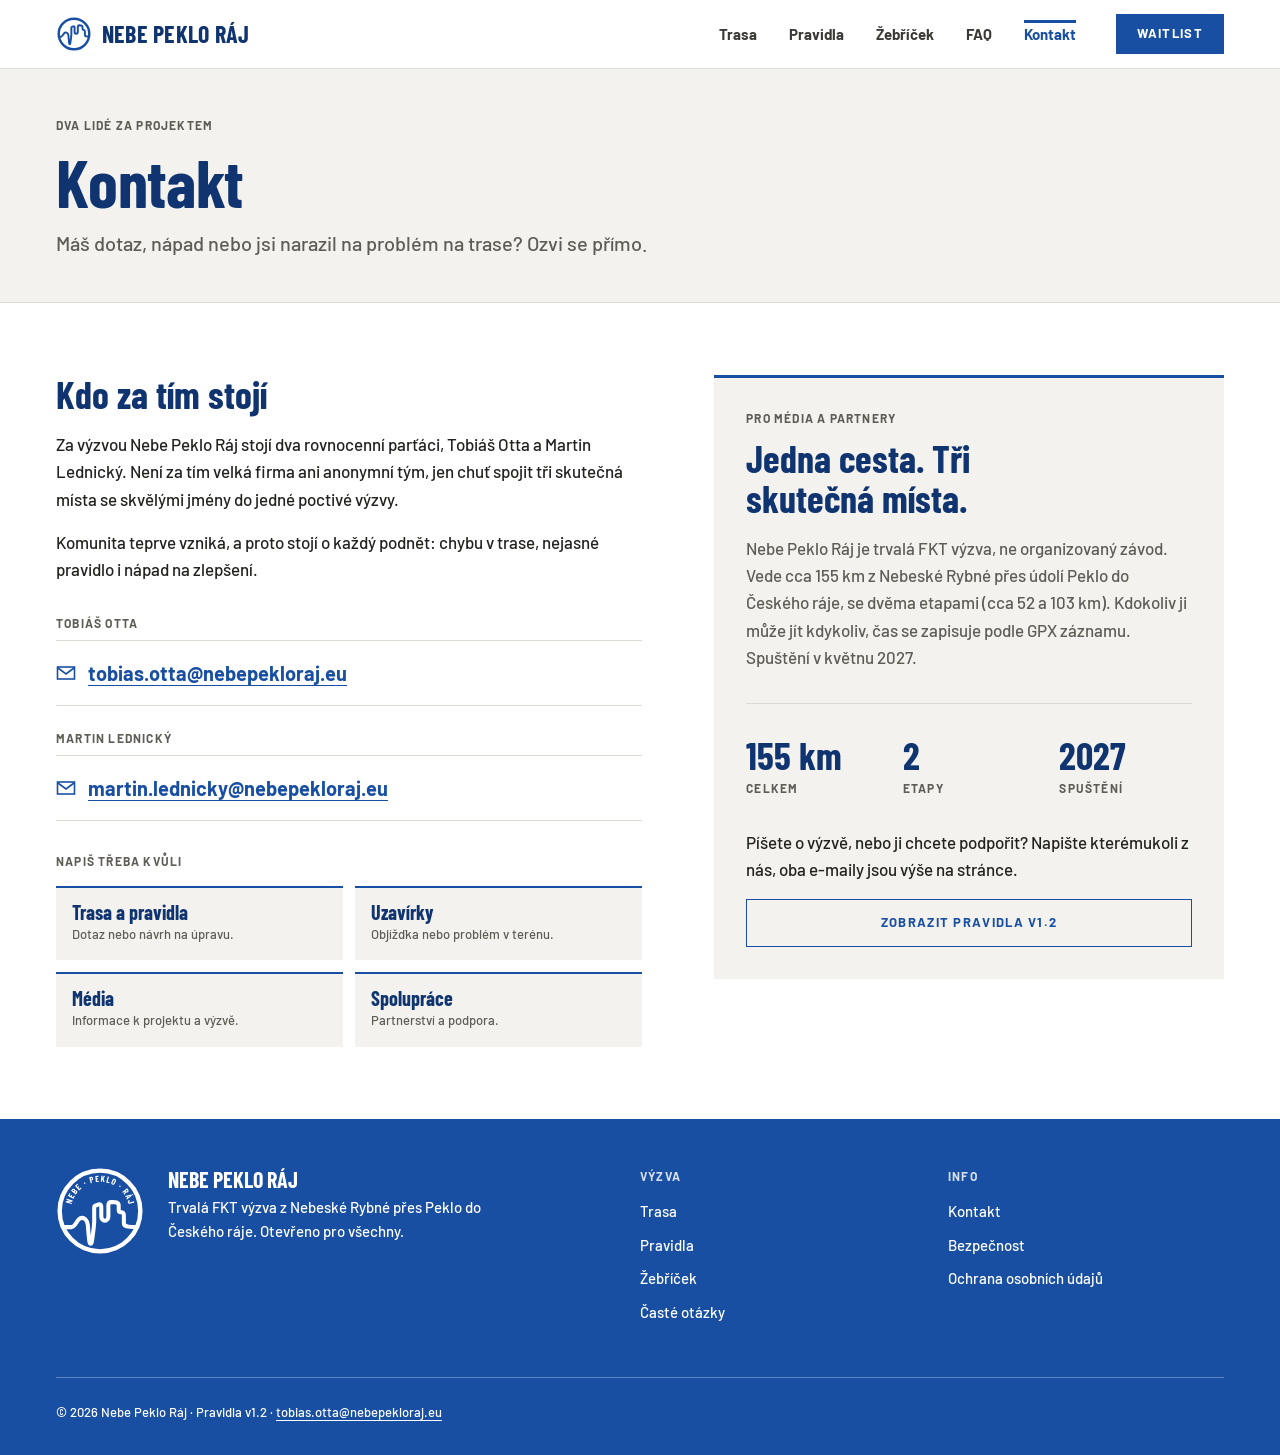
<file: kontakt.html>
<!doctype html>
<html lang="cs">
<head>
  <meta charset="utf-8">
  <meta name="viewport" content="width=device-width, initial-scale=1">
  <title>Kontakt – Nebe Peklo Ráj</title>
  <meta name="description" content="Kontakt na správce výzvy Nebe Peklo Ráj pro dotazy, média a spolupráci.">
  <link rel="canonical" href="https://nebepekloraj.eu/kontakt.html">
  <meta property="og:type" content="website">
  <meta property="og:locale" content="cs_CZ">
  <meta property="og:site_name" content="Nebe Peklo Ráj">
  <meta property="og:title" content="Kontakt – Nebe Peklo Ráj">
  <meta property="og:description" content="Kontakt na správce výzvy Nebe Peklo Ráj pro dotazy, média a spolupráci.">
  <meta property="og:url" content="https://nebepekloraj.eu/kontakt.html">
  <meta property="og:image" content="https://nebepekloraj.eu/assets/og-image.png">
  <meta property="og:image:width" content="1200">
  <meta property="og:image:height" content="630">
  <meta property="og:image:alt" content="Logo Nebe Peklo Ráj – 155 km z Nebeské Rybné do Českého ráje">
  <meta name="twitter:card" content="summary_large_image">
  <link rel="icon" href="/favicon.ico" sizes="48x48">
  <link rel="icon" href="assets/icons/favicon-96.png" sizes="96x96" type="image/png">
  <link rel="icon" href="assets/favicon.svg" type="image/svg+xml">
  <link rel="apple-touch-icon" href="/apple-touch-icon.png">
  <link rel="manifest" href="/site.webmanifest">
  <meta name="theme-color" content="#194FA2">
  <link rel="preload" href="assets/fonts/barlow-condensed-700-latin.woff2" as="font" type="font/woff2" crossorigin>
  <link rel="preload" href="assets/fonts/barlow-500-latin.woff2" as="font" type="font/woff2" crossorigin>
  <link rel="stylesheet" href="assets/fonts.css?v=2">
  <link rel="stylesheet" href="assets/styles.css?v=4">
  <script>document.documentElement.classList.add('js')</script>
  <script src="assets/site.js?v=1" defer></script>
</head>
<body>
  <a class="skip-link" href="#obsah">Přeskočit na obsah</a>

  <header class="site-header">
    <div class="container site-header__inner">
      <a class="brand" href="index.html"><img class="brand__logo" src="assets/logo/prstenec.svg" alt="" width="36" height="36">Nebe Peklo Ráj</a>
      <button class="nav-toggle" type="button" aria-expanded="false" aria-controls="site-nav"><span class="nav-toggle__icon" aria-hidden="true"></span>Menu</button>
      <nav class="site-nav" id="site-nav" aria-label="Hlavní menu">
        <ul class="site-nav__list">
          <li class="site-nav__item"><a class="site-nav__link" href="trasa.html">Trasa</a></li>
          <li class="site-nav__item"><a class="site-nav__link" href="pravidla.html">Pravidla</a></li>
          <li class="site-nav__item"><a class="site-nav__link" href="zebricek.html">Žebříček</a></li>
          <li class="site-nav__item"><a class="site-nav__link" href="faq.html">FAQ</a></li>
          <li class="site-nav__item"><a class="site-nav__link" href="kontakt.html" aria-current="page">Kontakt</a></li>
          <li class="site-nav__item site-nav__item--cta"><a class="button button--small" href="index.html#waitlist">Waitlist</a></li>
        </ul>
      </nav>
    </div>
  </header>

  <main id="obsah">
    <header class="page-header">
      <div class="container">
        <p class="eyebrow">Dva lidé za projektem</p>
        <h1 class="page-header__title">Kontakt</h1>
        <p class="page-header__lead">Máš dotaz, nápad nebo jsi narazil na problém na trase? Ozvi se přímo.</p>
      </div>
    </header>

    <section class="section" aria-labelledby="kdo-title">
      <div class="container contact-grid">
        <div>
          <h2 id="kdo-title">Kdo za tím stojí</h2>
          <div class="prose">
            <p>Za výzvou Nebe Peklo Ráj stojí dva rovnocenní parťáci, Tobiáš Otta a Martin Lednický. Není za tím velká firma ani anonymní tým, jen chuť spojit tři skutečná místa se skvělými jmény do jedné poctivé výzvy.</p>
            <p>Komunita teprve vzniká, a proto stojí o každý podnět: chybu v trase, nejasné pravidlo i nápad na zlepšení.</p>
          </div>
          <ul class="contact-people">
            <li><span class="contact-people__name caps">Tobiáš Otta</span><a class="contact-mail" href="mailto:tobias.otta@nebepekloraj.eu"><svg viewBox="0 0 20 20" aria-hidden="true"><rect x="1.5" y="4" width="17" height="12" fill="none" stroke="currentColor" stroke-width="1.6"/><path d="M2 5l8 6 8-6" fill="none" stroke="currentColor" stroke-width="1.6"/></svg>tobias.otta@nebepekloraj.eu</a></li>
            <li><span class="contact-people__name caps">Martin Lednický</span><a class="contact-mail" href="mailto:martin.lednicky@nebepekloraj.eu"><svg viewBox="0 0 20 20" aria-hidden="true"><rect x="1.5" y="4" width="17" height="12" fill="none" stroke="currentColor" stroke-width="1.6"/><path d="M2 5l8 6 8-6" fill="none" stroke="currentColor" stroke-width="1.6"/></svg>martin.lednicky@nebepekloraj.eu</a></li>
          </ul>
          <p class="caps">Napiš třeba kvůli</p>
          <ul class="tiles topic-grid">
            <li><a class="tile" href="mailto:tobias.otta@nebepekloraj.eu?subject=Nebe%20Peklo%20R%C3%A1j%20%E2%80%93%20Trasa%20a%20pravidla"><strong class="tile__title">Trasa a pravidla</strong><span class="tile__route">Dotaz nebo návrh na úpravu.</span><span class="visually-hidden"> (napsat e-mail)</span></a></li>
            <li><a class="tile" href="mailto:tobias.otta@nebepekloraj.eu?subject=Nebe%20Peklo%20R%C3%A1j%20%E2%80%93%20Uzav%C3%ADrka"><strong class="tile__title">Uzavírky</strong><span class="tile__route">Objížďka nebo problém v terénu.</span><span class="visually-hidden"> (napsat e-mail)</span></a></li>
            <li><a class="tile" href="mailto:tobias.otta@nebepekloraj.eu?subject=Nebe%20Peklo%20R%C3%A1j%20%E2%80%93%20M%C3%A9dia"><strong class="tile__title">Média</strong><span class="tile__route">Informace k projektu a výzvě.</span><span class="visually-hidden"> (napsat e-mail)</span></a></li>
            <li><a class="tile" href="mailto:tobias.otta@nebepekloraj.eu?subject=Nebe%20Peklo%20R%C3%A1j%20%E2%80%93%20Spolupr%C3%A1ce"><strong class="tile__title">Spolupráce</strong><span class="tile__route">Partnerství a podpora.</span><span class="visually-hidden"> (napsat e-mail)</span></a></li>
          </ul>
        </div>

        <aside class="panel" id="media" aria-labelledby="media-title">
          <p class="eyebrow">Pro média a partnery</p>
          <h2 id="media-title">Jedna cesta. Tři skutečná místa.</h2>
          <p class="muted">Nebe Peklo Ráj je trvalá FKT výzva, ne organizovaný závod. Vede cca 155 km z Nebeské Rybné přes údolí Peklo do Českého ráje, se dvěma etapami (cca 52 a 103 km). Kdokoliv ji může jít kdykoliv, čas se zapisuje podle GPX záznamu. Spuštění v květnu 2027.</p>
          <hr>
          <ul class="stats stats--plain stats--row">
            <li class="stats__item"><span class="stats__value">155 km</span><span class="stats__label caps">Celkem</span></li>
            <li class="stats__item"><span class="stats__value">2</span><span class="stats__label caps">Etapy</span></li>
            <li class="stats__item"><span class="stats__value">2027</span><span class="stats__label caps">Spuštění</span></li>
          </ul>
          <p class="mt-l">Píšete o výzvě, nebo ji chcete podpořit? Napište kterémukoli z nás, oba e-maily jsou výše na stránce.</p>
          <a class="button button--outline button--block" href="pravidla.html">Zobrazit pravidla v1.2</a>
        </aside>
      </div>
    </section>
  </main>

  <footer class="site-footer">
    <div class="container">
      <div class="site-footer__grid">
        <div class="site-footer__brand">
          <img class="site-footer__seal" src="assets/logo/pecet-inverz.svg" alt="" width="88" height="88" loading="lazy">
          <div>
            <p class="site-footer__name">Nebe Peklo Ráj</p>
            <p>Trvalá FKT výzva z Nebeské Rybné přes Peklo do Českého ráje. Otevřeno pro všechny.</p>
          </div>
        </div>
        <nav aria-labelledby="footer-vyzva">
          <p class="site-footer__title" id="footer-vyzva">Výzva</p>
          <ul class="site-footer__list">
            <li><a href="trasa.html">Trasa</a></li>
            <li><a href="pravidla.html">Pravidla</a></li>
            <li><a href="zebricek.html">Žebříček</a></li>
            <li><a href="faq.html">Časté otázky</a></li>
          </ul>
        </nav>
        <nav aria-labelledby="footer-info">
          <p class="site-footer__title" id="footer-info">Info</p>
          <ul class="site-footer__list">
            <li><a href="kontakt.html">Kontakt</a></li>
            <li><a href="trasa.html#bezpecnost">Bezpečnost</a></li>
            <li><a href="ochrana-udaju.html">Ochrana osobních údajů</a></li>
          </ul>
        </nav>
      </div>
      <div class="site-footer__bottom">
        <p>© 2026 Nebe Peklo Ráj · Pravidla v1.2 · <a href="mailto:tobias.otta@nebepekloraj.eu">tobias.otta@nebepekloraj.eu</a></p>
      </div>
    </div>
  </footer>
</body>
</html>
</file>
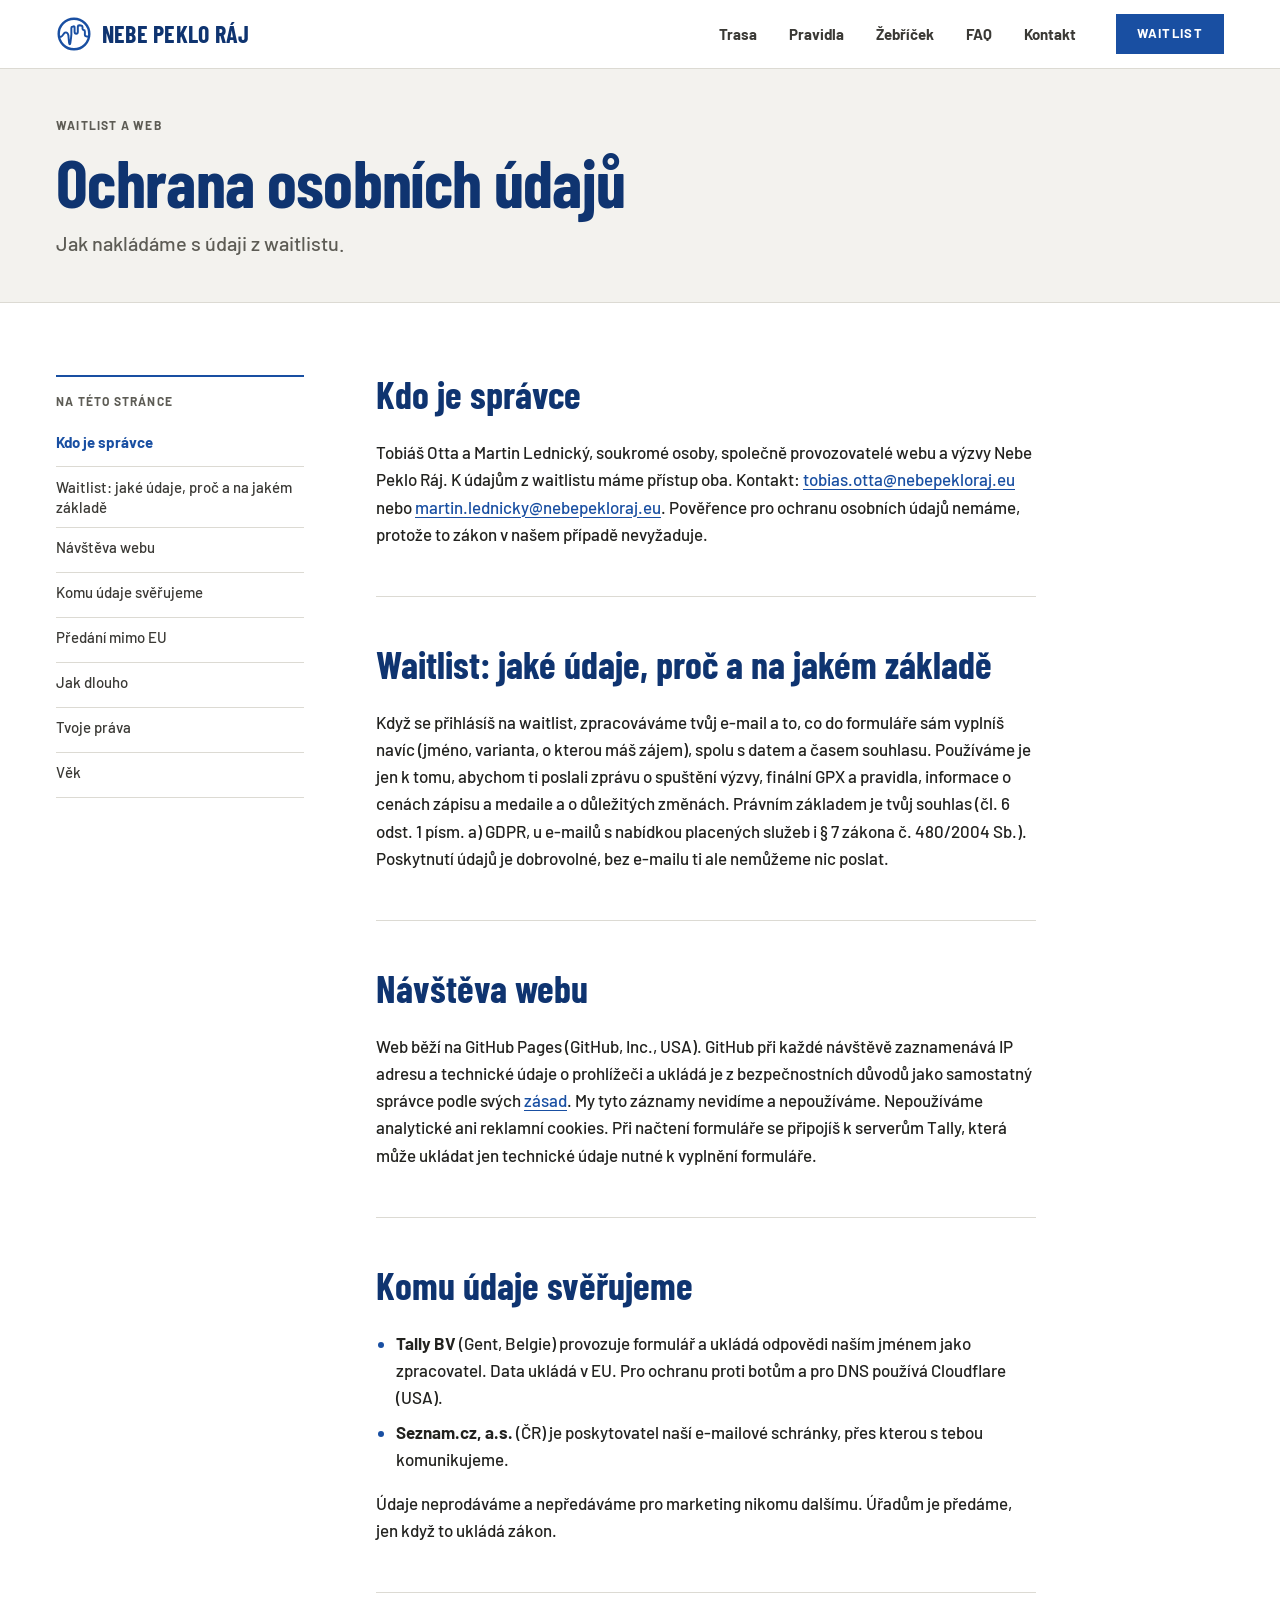
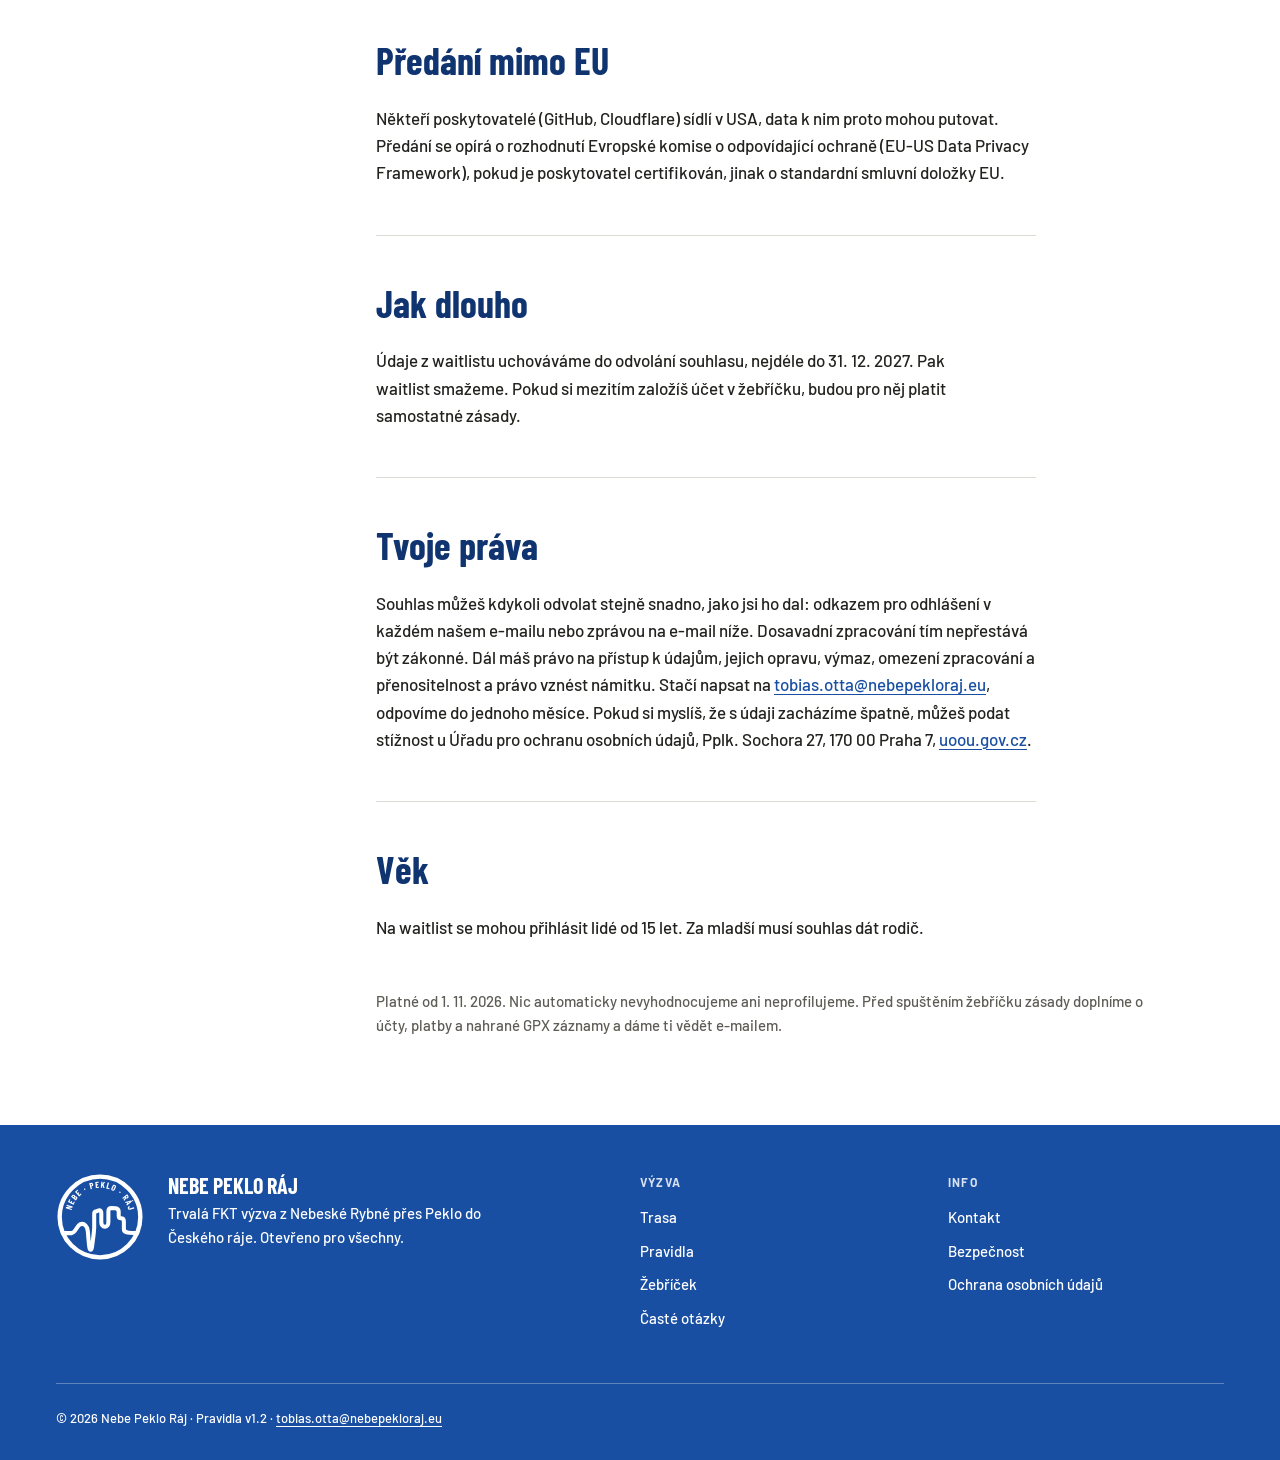
<file: ochrana-udaju.html>
<!doctype html>
<html lang="cs">
<head>
  <meta charset="utf-8">
  <meta name="viewport" content="width=device-width, initial-scale=1">
  <title>Ochrana osobních údajů – Nebe Peklo Ráj</title>
  <meta name="description" content="Jak zpracováváme e-mail z waitlistu výzvy Nebe Peklo Ráj.">
  <link rel="canonical" href="https://nebepekloraj.eu/ochrana-udaju.html">
  <meta property="og:type" content="website">
  <meta property="og:locale" content="cs_CZ">
  <meta property="og:site_name" content="Nebe Peklo Ráj">
  <meta property="og:title" content="Ochrana osobních údajů – Nebe Peklo Ráj">
  <meta property="og:description" content="Jak zpracováváme e-mail z waitlistu výzvy Nebe Peklo Ráj.">
  <meta property="og:url" content="https://nebepekloraj.eu/ochrana-udaju.html">
  <meta property="og:image" content="https://nebepekloraj.eu/assets/og-image.png">
  <meta property="og:image:width" content="1200">
  <meta property="og:image:height" content="630">
  <meta property="og:image:alt" content="Logo Nebe Peklo Ráj – 155 km z Nebeské Rybné do Českého ráje">
  <meta name="twitter:card" content="summary_large_image">
  <link rel="icon" href="/favicon.ico" sizes="48x48">
  <link rel="icon" href="assets/icons/favicon-96.png" sizes="96x96" type="image/png">
  <link rel="icon" href="assets/favicon.svg" type="image/svg+xml">
  <link rel="apple-touch-icon" href="/apple-touch-icon.png">
  <link rel="manifest" href="/site.webmanifest">
  <meta name="theme-color" content="#194FA2">
  <link rel="preload" href="assets/fonts/barlow-condensed-700-latin.woff2" as="font" type="font/woff2" crossorigin>
  <link rel="preload" href="assets/fonts/barlow-500-latin.woff2" as="font" type="font/woff2" crossorigin>
  <link rel="stylesheet" href="assets/fonts.css?v=2">
  <link rel="stylesheet" href="assets/styles.css?v=4">
  <script>document.documentElement.classList.add('js')</script>
  <script src="assets/site.js?v=1" defer></script>
</head>
<body>
  <a class="skip-link" href="#obsah">Přeskočit na obsah</a>

  <header class="site-header">
    <div class="container site-header__inner">
      <a class="brand" href="index.html"><img class="brand__logo" src="assets/logo/prstenec.svg" alt="" width="36" height="36">Nebe Peklo Ráj</a>
      <button class="nav-toggle" type="button" aria-expanded="false" aria-controls="site-nav"><span class="nav-toggle__icon" aria-hidden="true"></span>Menu</button>
      <nav class="site-nav" id="site-nav" aria-label="Hlavní menu">
        <ul class="site-nav__list">
          <li class="site-nav__item"><a class="site-nav__link" href="trasa.html">Trasa</a></li>
          <li class="site-nav__item"><a class="site-nav__link" href="pravidla.html">Pravidla</a></li>
          <li class="site-nav__item"><a class="site-nav__link" href="zebricek.html">Žebříček</a></li>
          <li class="site-nav__item"><a class="site-nav__link" href="faq.html">FAQ</a></li>
          <li class="site-nav__item"><a class="site-nav__link" href="kontakt.html">Kontakt</a></li>
          <li class="site-nav__item site-nav__item--cta"><a class="button button--small" href="index.html#waitlist">Waitlist</a></li>
        </ul>
      </nav>
    </div>
  </header>

  <main id="obsah">
    <header class="page-header">
      <div class="container">
        <p class="eyebrow">Waitlist a web</p>
        <h1 class="page-header__title">Ochrana osobních údajů</h1>
        <p class="page-header__lead">Jak nakládáme s údaji z waitlistu.</p>
      </div>
    </header>

    <div class="section">
      <div class="container with-sidebar">
        <aside class="with-sidebar__aside" aria-label="Na této stránce">
          <details class="toc" open data-scrollspy>
            <summary class="toc__toggle"><span class="toc__title caps">Na této stránce</span></summary>
            <ul class="toc__list">
              <li><a class="toc__link" href="#spravce">Kdo je správce</a></li>
              <li><a class="toc__link" href="#waitlist">Waitlist: jaké údaje, proč a na jakém základě</a></li>
              <li><a class="toc__link" href="#navsteva">Návštěva webu</a></li>
              <li><a class="toc__link" href="#prijemci">Komu údaje svěřujeme</a></li>
              <li><a class="toc__link" href="#mimo-eu">Předání mimo EU</a></li>
              <li><a class="toc__link" href="#doba">Jak dlouho</a></li>
              <li><a class="toc__link" href="#prava">Tvoje práva</a></li>
              <li><a class="toc__link" href="#vek">Věk</a></li>
            </ul>
          </details>
        </aside>

        <div class="with-sidebar__main">
          <section class="doc-section prose" id="spravce" aria-labelledby="spravce-title">
            <h2 id="spravce-title">Kdo je správce</h2>
            <p>Tobiáš Otta a Martin Lednický, soukromé osoby, společně provozovatelé webu a výzvy Nebe Peklo Ráj. K údajům z waitlistu máme přístup oba. Kontakt: <a href="mailto:tobias.otta@nebepekloraj.eu">tobias.otta@nebepekloraj.eu</a> nebo <a href="mailto:martin.lednicky@nebepekloraj.eu">martin.lednicky@nebepekloraj.eu</a>. Pověřence pro ochranu osobních údajů nemáme, protože to zákon v našem případě nevyžaduje.</p>
          </section>
          <section class="doc-section prose" id="waitlist" aria-labelledby="waitlist-title">
            <h2 id="waitlist-title">Waitlist: jaké údaje, proč a na jakém základě</h2>
            <p>Když se přihlásíš na waitlist, zpracováváme tvůj e-mail a to, co do formuláře sám vyplníš navíc (jméno, varianta, o kterou máš zájem), spolu s datem a časem souhlasu. Používáme je jen k tomu, abychom ti poslali zprávu o spuštění výzvy, finální GPX a pravidla, informace o cenách zápisu a medaile a o důležitých změnách. Právním základem je tvůj souhlas (čl. 6 odst. 1 písm. a) GDPR, u e-mailů s nabídkou placených služeb i § 7 zákona č. 480/2004 Sb.). Poskytnutí údajů je dobrovolné, bez e-mailu ti ale nemůžeme nic poslat.</p>
          </section>
          <section class="doc-section prose" id="navsteva" aria-labelledby="navsteva-title">
            <h2 id="navsteva-title">Návštěva webu</h2>
            <p>Web běží na GitHub Pages (GitHub, Inc., USA). GitHub při každé návštěvě zaznamenává IP adresu a technické údaje o prohlížeči a ukládá je z bezpečnostních důvodů jako samostatný správce podle svých <a href="https://docs.github.com/en/site-policy/privacy-policies/github-general-privacy-statement">zásad</a>. My tyto záznamy nevidíme a nepoužíváme. Nepoužíváme analytické ani reklamní cookies. Při načtení formuláře se připojíš k serverům Tally, která může ukládat jen technické údaje nutné k vyplnění formuláře.</p>
          </section>
          <section class="doc-section prose" id="prijemci" aria-labelledby="prijemci-title">
            <h2 id="prijemci-title">Komu údaje svěřujeme</h2>
            <ul>
            <li><strong>Tally BV</strong> (Gent, Belgie) provozuje formulář a ukládá odpovědi naším jménem jako zpracovatel. Data ukládá v EU. Pro ochranu proti botům a pro DNS používá Cloudflare (USA).</li>
            <li><strong>Seznam.cz, a.s.</strong> (ČR) je poskytovatel naší e-mailové schránky, přes kterou s tebou komunikujeme.</li>
            <!-- až bude vybraný nástroj na rozesílku e-mailů, doplnit sem -->
            </ul>
            <p>Údaje neprodáváme a nepředáváme pro marketing nikomu dalšímu. Úřadům je předáme, jen když to ukládá zákon.</p>
          </section>
          <section class="doc-section prose" id="mimo-eu" aria-labelledby="mimo-eu-title">
            <h2 id="mimo-eu-title">Předání mimo EU</h2>
            <p>Někteří poskytovatelé (GitHub, Cloudflare) sídlí v USA, data k nim proto mohou putovat. Předání se opírá o rozhodnutí Evropské komise o odpovídající ochraně (EU-US Data Privacy Framework), pokud je poskytovatel certifikován, jinak o standardní smluvní doložky EU.</p>
          </section>
          <section class="doc-section prose" id="doba" aria-labelledby="doba-title">
            <h2 id="doba-title">Jak dlouho</h2>
            <p>Údaje z waitlistu uchováváme do odvolání souhlasu, nejdéle do 31. 12. 2027. Pak waitlist smažeme. Pokud si mezitím založíš účet v žebříčku, budou pro něj platit samostatné zásady.</p>
          </section>
          <section class="doc-section prose" id="prava" aria-labelledby="prava-title">
            <h2 id="prava-title">Tvoje práva</h2>
            <p>Souhlas můžeš kdykoli odvolat stejně snadno, jako jsi ho dal: odkazem pro odhlášení v každém našem e-mailu nebo zprávou na e-mail níže. Dosavadní zpracování tím nepřestává být zákonné. Dál máš právo na přístup k údajům, jejich opravu, výmaz, omezení zpracování a přenositelnost a právo vznést námitku. Stačí napsat na <a href="mailto:tobias.otta@nebepekloraj.eu">tobias.otta@nebepekloraj.eu</a>, odpovíme do jednoho měsíce. Pokud si myslíš, že s údaji zacházíme špatně, můžeš podat stížnost u Úřadu pro ochranu osobních údajů, Pplk. Sochora 27, 170 00 Praha 7, <a href="https://uoou.gov.cz">uoou.gov.cz</a>.</p>
          </section>
          <section class="doc-section prose" id="vek" aria-labelledby="vek-title">
            <h2 id="vek-title">Věk</h2>
            <p>Na waitlist se mohou přihlásit lidé od 15 let. Za mladší musí souhlas dát rodič.</p>
          </section>
          <p class="note mt-xl">Platné od 1. 11. 2026. Nic automaticky nevyhodnocujeme ani neprofilujeme. Před spuštěním žebříčku zásady doplníme o účty, platby a nahrané GPX záznamy a dáme ti vědět e-mailem.</p>
        </div>
      </div>
    </div>
  </main>

  <footer class="site-footer">
    <div class="container">
      <div class="site-footer__grid">
        <div class="site-footer__brand">
          <img class="site-footer__seal" src="assets/logo/pecet-inverz.svg" alt="" width="88" height="88" loading="lazy">
          <div>
            <p class="site-footer__name">Nebe Peklo Ráj</p>
            <p>Trvalá FKT výzva z Nebeské Rybné přes Peklo do Českého ráje. Otevřeno pro všechny.</p>
          </div>
        </div>
        <nav aria-labelledby="footer-vyzva">
          <p class="site-footer__title" id="footer-vyzva">Výzva</p>
          <ul class="site-footer__list">
            <li><a href="trasa.html">Trasa</a></li>
            <li><a href="pravidla.html">Pravidla</a></li>
            <li><a href="zebricek.html">Žebříček</a></li>
            <li><a href="faq.html">Časté otázky</a></li>
          </ul>
        </nav>
        <nav aria-labelledby="footer-info">
          <p class="site-footer__title" id="footer-info">Info</p>
          <ul class="site-footer__list">
            <li><a href="kontakt.html">Kontakt</a></li>
            <li><a href="trasa.html#bezpecnost">Bezpečnost</a></li>
            <li><a href="ochrana-udaju.html">Ochrana osobních údajů</a></li>
          </ul>
        </nav>
      </div>
      <div class="site-footer__bottom">
        <p>© 2026 Nebe Peklo Ráj · Pravidla v1.2 · <a href="mailto:tobias.otta@nebepekloraj.eu">tobias.otta@nebepekloraj.eu</a></p>
      </div>
    </div>
  </footer>
</body>
</html>
</file>
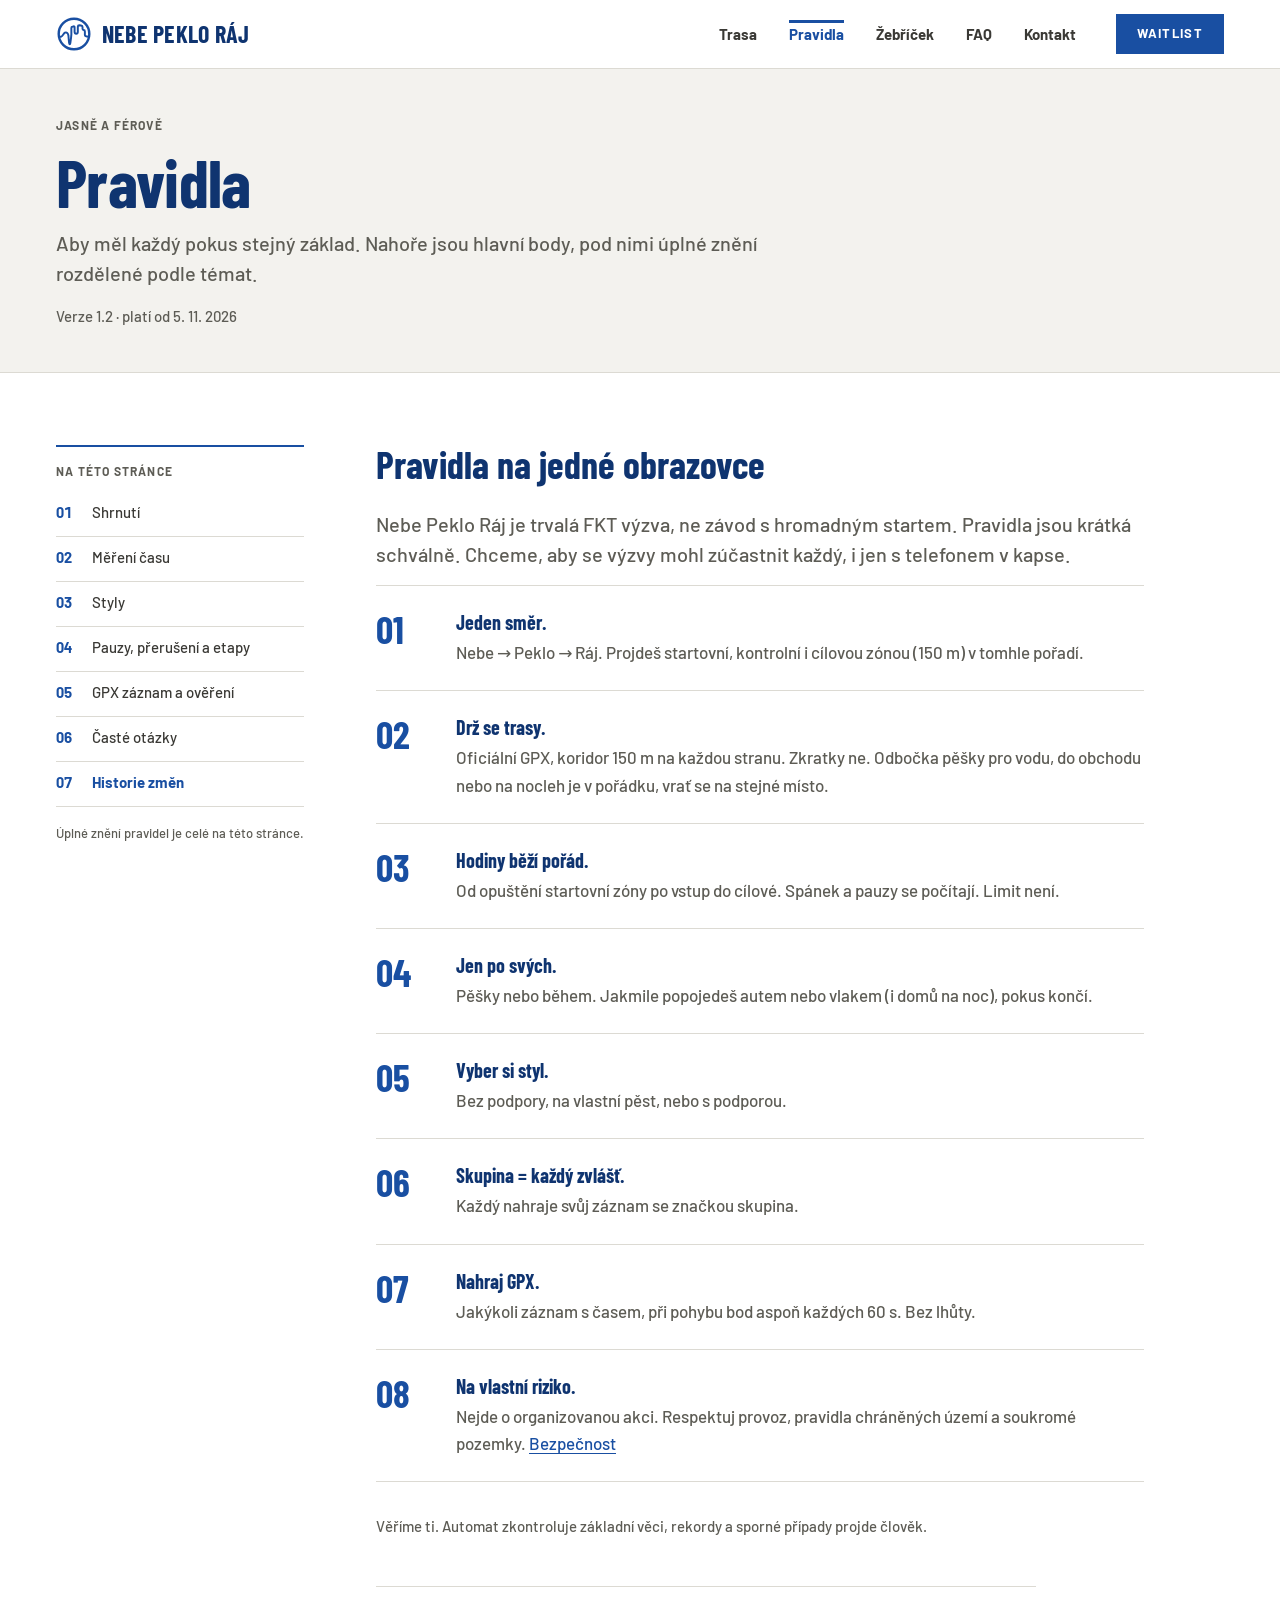
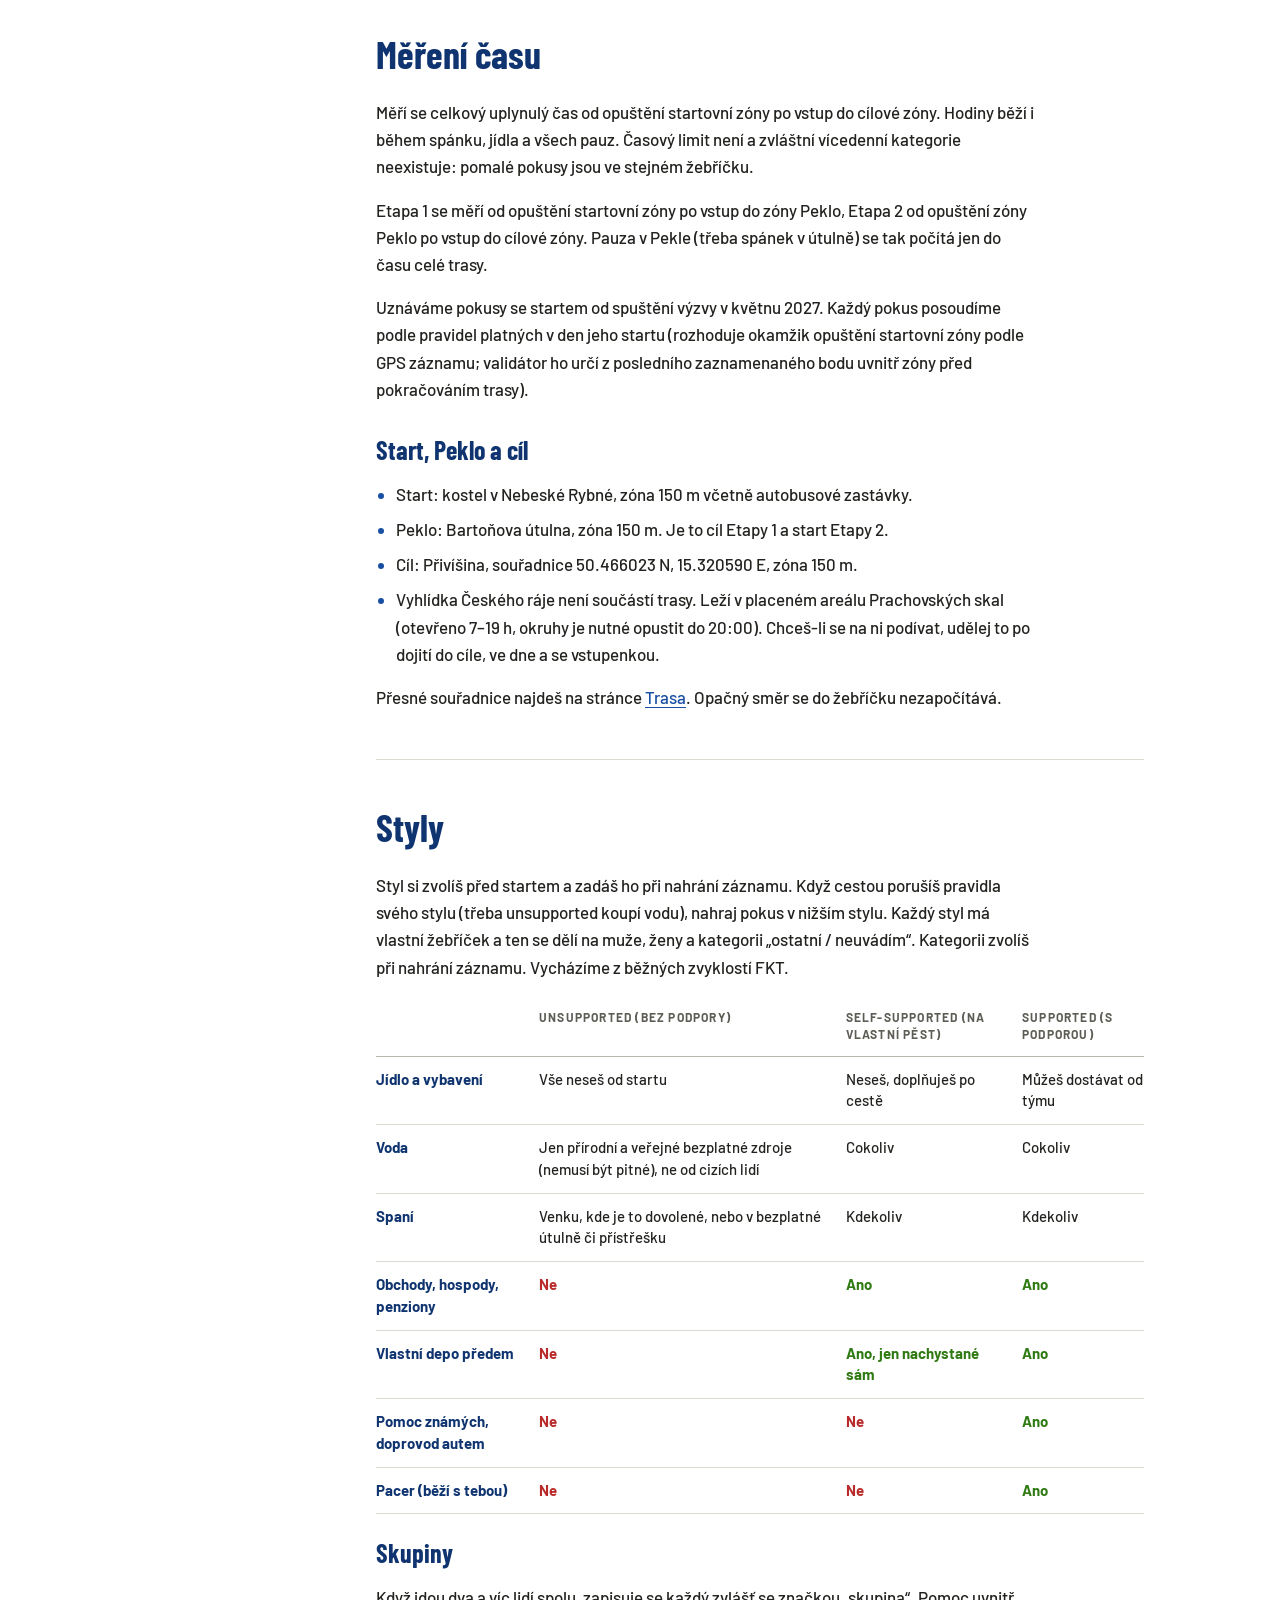
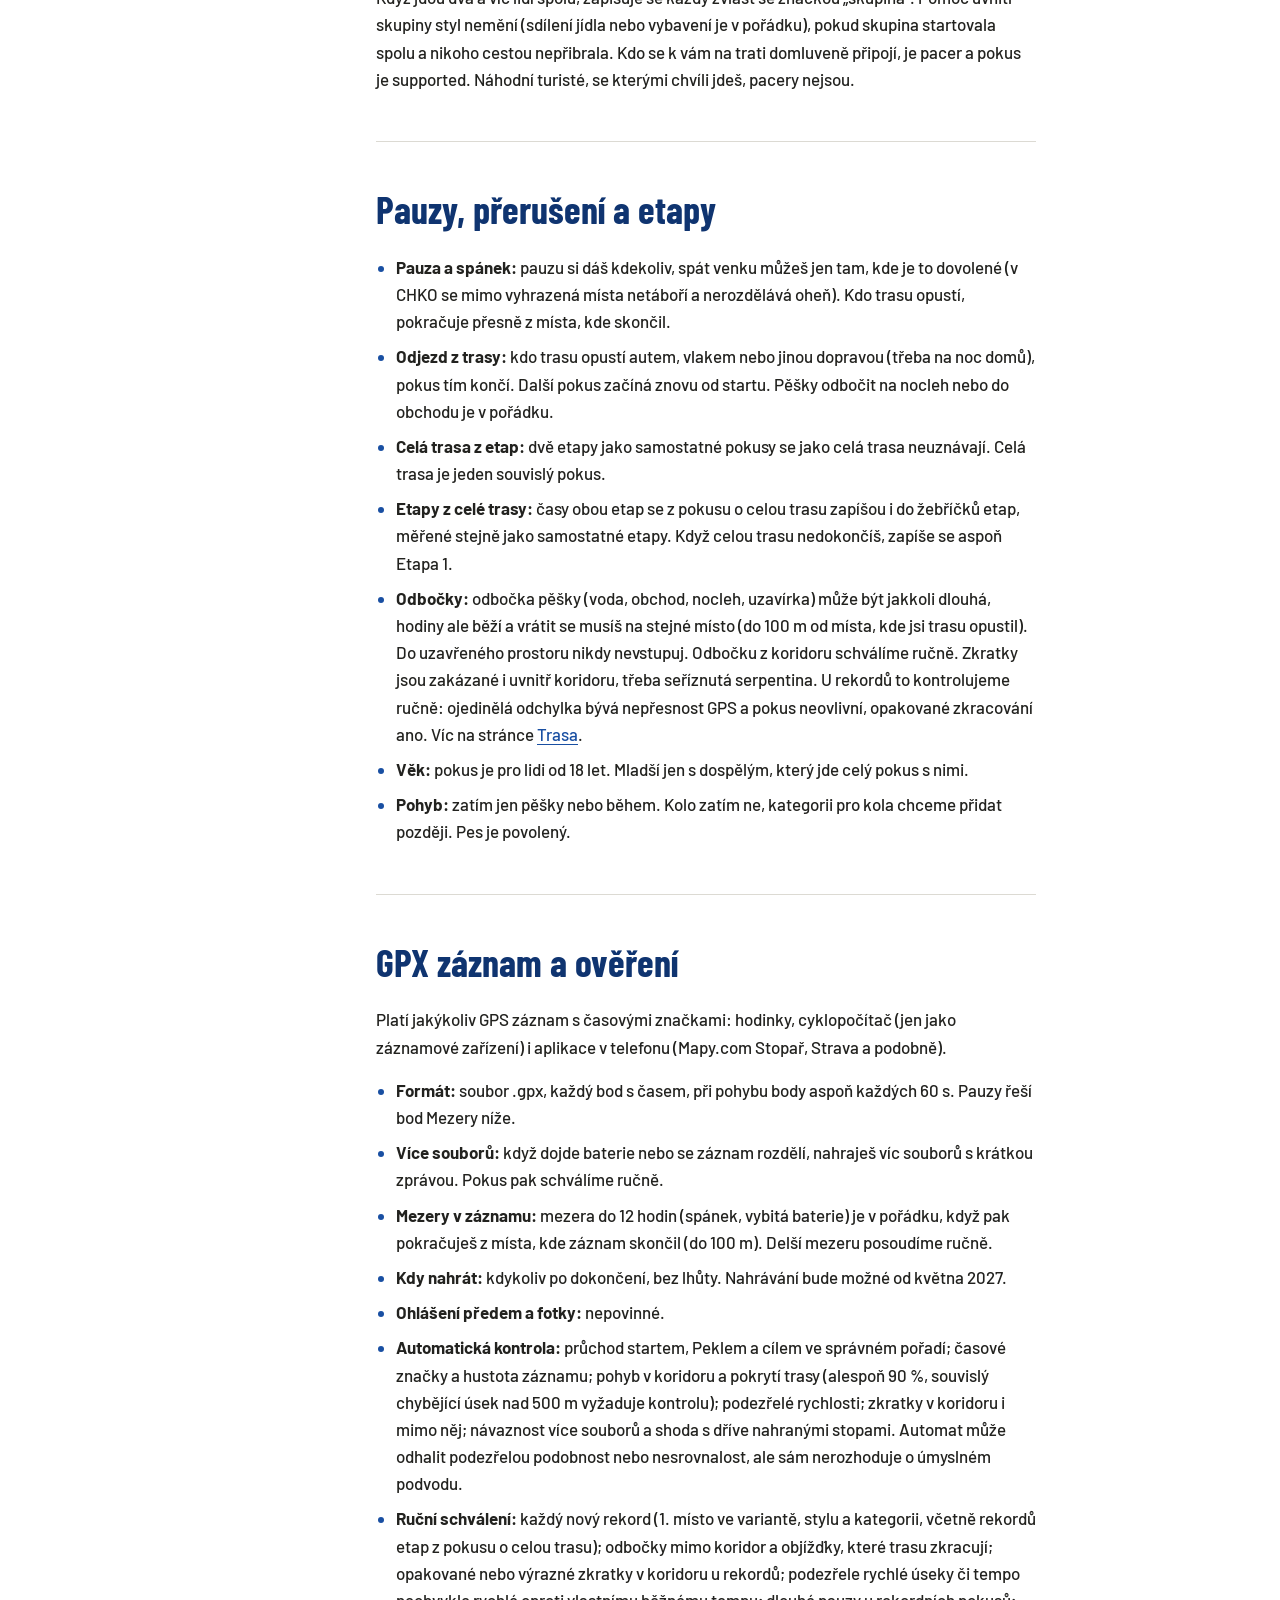
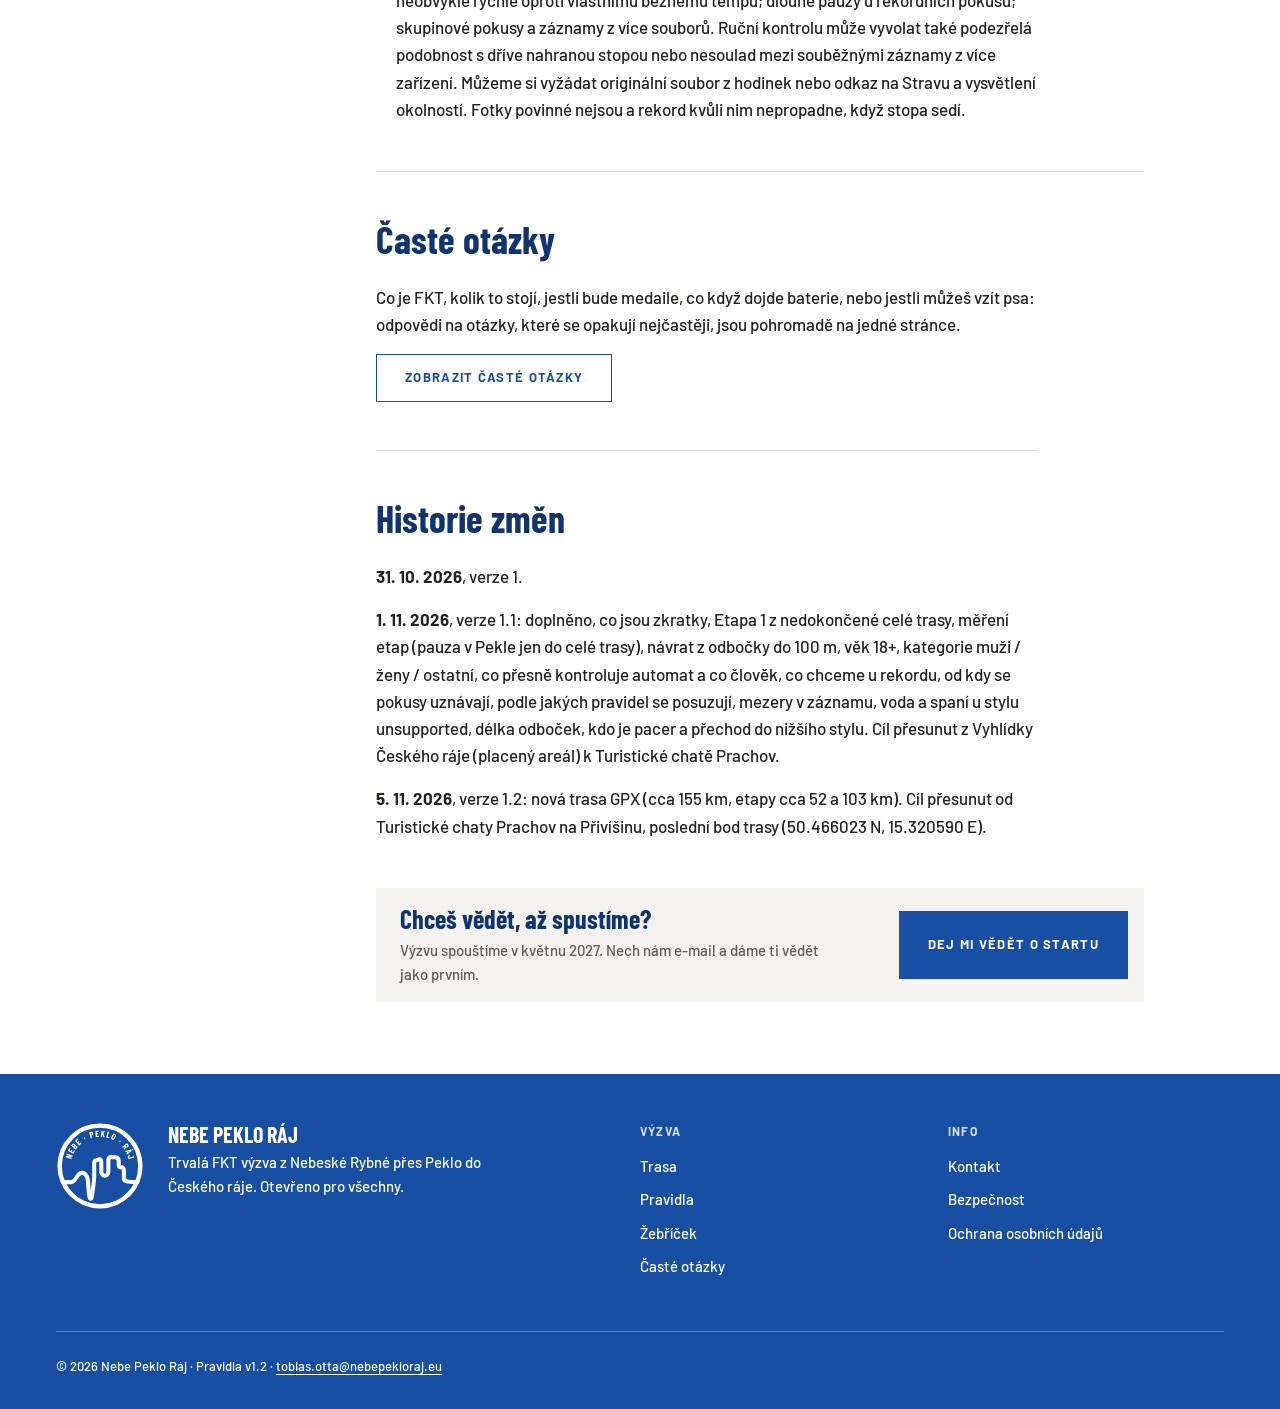
<file: pravidla.html>
<!doctype html>
<html lang="cs">
<head>
  <meta charset="utf-8">
  <meta name="viewport" content="width=device-width, initial-scale=1">
  <title>Pravidla – Nebe Peklo Ráj</title>
  <meta name="description" content="Jak funguje měření času, styly Unsupported, Self-supported a Supported, pauzy, odbočky a požadavky na GPX záznam.">
  <link rel="canonical" href="https://nebepekloraj.eu/pravidla.html">
  <meta property="og:type" content="website">
  <meta property="og:locale" content="cs_CZ">
  <meta property="og:site_name" content="Nebe Peklo Ráj">
  <meta property="og:title" content="Pravidla – Nebe Peklo Ráj">
  <meta property="og:description" content="Jak funguje měření času, styly Unsupported, Self-supported a Supported, pauzy, odbočky a požadavky na GPX záznam.">
  <meta property="og:url" content="https://nebepekloraj.eu/pravidla.html">
  <meta property="og:image" content="https://nebepekloraj.eu/assets/og-image.png">
  <meta property="og:image:width" content="1200">
  <meta property="og:image:height" content="630">
  <meta property="og:image:alt" content="Logo Nebe Peklo Ráj – 155 km z Nebeské Rybné do Českého ráje">
  <meta name="twitter:card" content="summary_large_image">
  <link rel="icon" href="/favicon.ico" sizes="48x48">
  <link rel="icon" href="assets/icons/favicon-96.png" sizes="96x96" type="image/png">
  <link rel="icon" href="assets/favicon.svg" type="image/svg+xml">
  <link rel="apple-touch-icon" href="/apple-touch-icon.png">
  <link rel="manifest" href="/site.webmanifest">
  <meta name="theme-color" content="#194FA2">
  <link rel="preload" href="assets/fonts/barlow-condensed-700-latin.woff2" as="font" type="font/woff2" crossorigin>
  <link rel="preload" href="assets/fonts/barlow-500-latin.woff2" as="font" type="font/woff2" crossorigin>
  <link rel="stylesheet" href="assets/fonts.css?v=2">
  <link rel="stylesheet" href="assets/styles.css?v=4">
  <script>document.documentElement.classList.add('js')</script>
  <script src="assets/site.js?v=1" defer></script>
</head>
<body>
  <a class="skip-link" href="#obsah">Přeskočit na obsah</a>

  <header class="site-header">
    <div class="container site-header__inner">
      <a class="brand" href="index.html"><img class="brand__logo" src="assets/logo/prstenec.svg" alt="" width="36" height="36">Nebe Peklo Ráj</a>
      <button class="nav-toggle" type="button" aria-expanded="false" aria-controls="site-nav"><span class="nav-toggle__icon" aria-hidden="true"></span>Menu</button>
      <nav class="site-nav" id="site-nav" aria-label="Hlavní menu">
        <ul class="site-nav__list">
          <li class="site-nav__item"><a class="site-nav__link" href="trasa.html">Trasa</a></li>
          <li class="site-nav__item"><a class="site-nav__link" href="pravidla.html" aria-current="page">Pravidla</a></li>
          <li class="site-nav__item"><a class="site-nav__link" href="zebricek.html">Žebříček</a></li>
          <li class="site-nav__item"><a class="site-nav__link" href="faq.html">FAQ</a></li>
          <li class="site-nav__item"><a class="site-nav__link" href="kontakt.html">Kontakt</a></li>
          <li class="site-nav__item site-nav__item--cta"><a class="button button--small" href="index.html#waitlist">Waitlist</a></li>
        </ul>
      </nav>
    </div>
  </header>

  <main id="obsah">
    <header class="page-header">
      <div class="container">
        <p class="eyebrow">Jasně a férově</p>
        <h1 class="page-header__title">Pravidla</h1>
        <p class="page-header__lead">Aby měl každý pokus stejný základ. Nahoře jsou hlavní body, pod nimi úplné znění rozdělené podle témat.</p>
        <p class="page-header__meta">Verze 1.2 · platí od 5. 11. 2026</p>
      </div>
    </header>

    <div class="section">
      <div class="container with-sidebar">
        <aside class="with-sidebar__aside" aria-label="Na této stránce">
          <details class="toc" open data-scrollspy>
            <summary class="toc__toggle"><span class="toc__title caps">Na této stránce</span></summary>
            <ol class="toc__list">
              <li><a class="toc__link" href="#shrnuti"><span class="toc__num">01</span>Shrnutí</a></li>
              <li><a class="toc__link" href="#cas"><span class="toc__num">02</span>Měření času</a></li>
              <li><a class="toc__link" href="#styly"><span class="toc__num">03</span>Styly</a></li>
              <li><a class="toc__link" href="#pauzy"><span class="toc__num">04</span>Pauzy, přerušení a etapy</a></li>
              <li><a class="toc__link" href="#gpx"><span class="toc__num">05</span>GPX záznam a ověření</a></li>
              <li><a class="toc__link" href="#otazky"><span class="toc__num">06</span>Časté otázky</a></li>
              <li><a class="toc__link" href="#historie"><span class="toc__num">07</span>Historie změn</a></li>
            </ol>
          </details>
          <p class="toc__note">Úplné znění pravidel je celé na této stránce.</p>
        </aside>

        <div class="with-sidebar__main">
          <section class="doc-section" id="shrnuti" aria-labelledby="shrnuti-title">
            <h2 id="shrnuti-title">Pravidla na jedné obrazovce</h2>
            <p class="doc-intro">Nebe Peklo Ráj je trvalá FKT výzva, ne závod s hromadným startem. Pravidla jsou krátká schválně. Chceme, aby se výzvy mohl zúčastnit každý, i jen s telefonem v kapse.</p>
            <ol class="numbered">
              <li class="numbered__item"><div><strong class="numbered__title">Jeden směr.</strong><span class="numbered__text">Nebe → Peklo → Ráj. Projdeš startovní, kontrolní i cílovou zónou (150 m) v tomhle pořadí.</span></div></li>
              <li class="numbered__item"><div><strong class="numbered__title">Drž se trasy.</strong><span class="numbered__text">Oficiální GPX, koridor 150 m na každou stranu. Zkratky ne. Odbočka pěšky pro vodu, do obchodu nebo na nocleh je v pořádku, vrať se na stejné místo.</span></div></li>
              <li class="numbered__item"><div><strong class="numbered__title">Hodiny běží pořád.</strong><span class="numbered__text">Od opuštění startovní zóny po vstup do cílové. Spánek a pauzy se počítají. Limit není.</span></div></li>
              <li class="numbered__item"><div><strong class="numbered__title">Jen po svých.</strong><span class="numbered__text">Pěšky nebo během. Jakmile popojedeš autem nebo vlakem (i domů na noc), pokus končí.</span></div></li>
              <li class="numbered__item"><div><strong class="numbered__title">Vyber si styl.</strong><span class="numbered__text">Bez podpory, na vlastní pěst, nebo s podporou.</span></div></li>
              <li class="numbered__item"><div><strong class="numbered__title">Skupina = každý zvlášť.</strong><span class="numbered__text">Každý nahraje svůj záznam se značkou skupina.</span></div></li>
              <li class="numbered__item"><div><strong class="numbered__title">Nahraj GPX.</strong><span class="numbered__text">Jakýkoli záznam s časem, při pohybu bod aspoň každých 60 s. Bez lhůty.</span></div></li>
              <li class="numbered__item"><div><strong class="numbered__title">Na vlastní riziko.</strong><span class="numbered__text">Nejde o organizovanou akci. Respektuj provoz, pravidla chráněných území a soukromé pozemky. <a href="trasa.html#bezpecnost">Bezpečnost</a></span></div></li>
            </ol>
            <p class="note mt-l">Věříme ti. Automat zkontroluje základní věci, rekordy a sporné případy projde člověk.</p>
          </section>

          <section class="doc-section prose" id="cas" aria-labelledby="cas-title">
            <h2 id="cas-title">Měření času</h2>
            <p>Měří se celkový uplynulý čas od opuštění startovní zóny po vstup do cílové zóny. Hodiny běží i během spánku, jídla a všech pauz. Časový limit není a zvláštní vícedenní kategorie neexistuje: pomalé pokusy jsou ve stejném žebříčku.</p>
            <p>Etapa 1 se měří od opuštění startovní zóny po vstup do zóny Peklo, Etapa 2 od opuštění zóny Peklo po vstup do cílové zóny. Pauza v Pekle (třeba spánek v útulně) se tak počítá jen do času celé trasy.</p>
            <p>Uznáváme pokusy se startem od spuštění výzvy v květnu 2027. Každý pokus posoudíme podle pravidel platných v den jeho startu (rozhoduje okamžik opuštění startovní zóny podle GPS záznamu; validátor ho určí z posledního zaznamenaného bodu uvnitř zóny před pokračováním trasy).</p>
            <h3>Start, Peklo a cíl</h3>
            <ul>
              <li>Start: kostel v Nebeské Rybné, zóna 150 m včetně autobusové zastávky.</li>
              <li>Peklo: Bartoňova útulna, zóna 150 m. Je to cíl Etapy 1 a start Etapy 2.</li>
              <li>Cíl: Přivíšina, souřadnice 50.466023 N, 15.320590 E, zóna 150 m.</li>
              <li>Vyhlídka Českého ráje není součástí trasy. Leží v placeném areálu Prachovských skal (otevřeno 7–19 h, okruhy je nutné opustit do 20:00). Chceš-li se na ni podívat, udělej to po dojití do cíle, ve dne a se vstupenkou.</li>
            </ul>
            <p>Přesné souřadnice najdeš na stránce <a href="trasa.html#body">Trasa</a>. Opačný směr se do žebříčku nezapočítává.</p>
          </section>

          <section class="doc-section" id="styly" aria-labelledby="styly-title">
            <h2 id="styly-title">Styly</h2>
            <p class="prose">Styl si zvolíš před startem a zadáš ho při nahrání záznamu. Když cestou porušíš pravidla svého stylu (třeba unsupported koupí vodu), nahraj pokus v nižším stylu. Každý styl má vlastní žebříček a ten se dělí na muže, ženy a kategorii „ostatní / neuvádím“. Kategorii zvolíš při nahrání záznamu. Vycházíme z běžných zvyklostí FKT.</p>
            <div class="table-wrap" tabindex="0" role="region" aria-label="Styly FKT">
              <table class="table table--stack">
                <thead><tr><th scope="col"><span class="visually-hidden">Pravidlo</span></th><th scope="col">Unsupported (bez podpory)</th><th scope="col">Self-supported (na vlastní pěst)</th><th scope="col">Supported (s podporou)</th></tr></thead>
                <tbody>
                  <tr><th scope="row">Jídlo a vybavení</th><td data-label="Unsupported">Vše neseš od startu</td><td data-label="Self-supported">Neseš, doplňuješ po cestě</td><td data-label="Supported">Můžeš dostávat od týmu</td></tr>
                  <tr><th scope="row">Voda</th><td data-label="Unsupported">Jen přírodní a veřejné bezplatné zdroje (nemusí být pitné), ne od cizích lidí</td><td data-label="Self-supported">Cokoliv</td><td data-label="Supported">Cokoliv</td></tr>
                  <tr><th scope="row">Spaní</th><td data-label="Unsupported">Venku, kde je to dovolené, nebo v bezplatné útulně či přístřešku</td><td data-label="Self-supported">Kdekoliv</td><td data-label="Supported">Kdekoliv</td></tr>
                  <tr><th scope="row">Obchody, hospody, penziony</th><td data-label="Unsupported" class="table__no">Ne</td><td data-label="Self-supported" class="table__yes">Ano</td><td data-label="Supported" class="table__yes">Ano</td></tr>
                  <tr><th scope="row">Vlastní depo předem</th><td data-label="Unsupported" class="table__no">Ne</td><td data-label="Self-supported" class="table__yes">Ano, jen nachystané sám</td><td data-label="Supported" class="table__yes">Ano</td></tr>
                  <tr><th scope="row">Pomoc známých, doprovod autem</th><td data-label="Unsupported" class="table__no">Ne</td><td data-label="Self-supported" class="table__no">Ne</td><td data-label="Supported" class="table__yes">Ano</td></tr>
                  <tr><th scope="row">Pacer (běží s tebou)</th><td data-label="Unsupported" class="table__no">Ne</td><td data-label="Self-supported" class="table__no">Ne</td><td data-label="Supported" class="table__yes">Ano</td></tr>
                </tbody>
              </table>
            </div>
            <h3>Skupiny</h3>
            <p class="prose">Když jdou dva a víc lidí spolu, zapisuje se každý zvlášť se značkou „skupina“. Pomoc uvnitř skupiny styl nemění (sdílení jídla nebo vybavení je v pořádku), pokud skupina startovala spolu a nikoho cestou nepřibrala. Kdo se k vám na trati domluveně připojí, je pacer a pokus je supported. Náhodní turisté, se kterými chvíli jdeš, pacery nejsou.</p>
          </section>

          <section class="doc-section prose" id="pauzy" aria-labelledby="pauzy-title">
            <h2 id="pauzy-title">Pauzy, přerušení a etapy</h2>
            <ul>
              <li><strong>Pauza a spánek:</strong> pauzu si dáš kdekoliv, spát venku můžeš jen tam, kde je to dovolené (v CHKO se mimo vyhrazená místa netáboří a nerozdělává oheň). Kdo trasu opustí, pokračuje přesně z místa, kde skončil.</li>
              <li><strong>Odjezd z trasy:</strong> kdo trasu opustí autem, vlakem nebo jinou dopravou (třeba na noc domů), pokus tím končí. Další pokus začíná znovu od startu. Pěšky odbočit na nocleh nebo do obchodu je v pořádku.</li>
              <li><strong>Celá trasa z etap:</strong> dvě etapy jako samostatné pokusy se jako celá trasa neuznávají. Celá trasa je jeden souvislý pokus.</li>
              <li><strong>Etapy z celé trasy:</strong> časy obou etap se z pokusu o celou trasu zapíšou i do žebříčků etap, měřené stejně jako samostatné etapy. Když celou trasu nedokončíš, zapíše se aspoň Etapa 1.</li>
              <li><strong>Odbočky:</strong> odbočka pěšky (voda, obchod, nocleh, uzavírka) může být jakkoli dlouhá, hodiny ale běží a vrátit se musíš na stejné místo (do 100 m od místa, kde jsi trasu opustil). Do uzavřeného prostoru nikdy nevstupuj. Odbočku z koridoru schválíme ručně. Zkratky jsou zakázané i uvnitř koridoru, třeba seříznutá serpentina. U rekordů to kontrolujeme ručně: ojedinělá odchylka bývá nepřesnost GPS a pokus neovlivní, opakované zkracování ano. Víc na stránce <a href="trasa.html#koridor">Trasa</a>.</li>
              <li><strong>Věk:</strong> pokus je pro lidi od 18 let. Mladší jen s dospělým, který jde celý pokus s nimi.</li>
              <li><strong>Pohyb:</strong> zatím jen pěšky nebo během. Kolo zatím ne, kategorii pro kola chceme přidat později. Pes je povolený.</li>
            </ul>
          </section>

          <section class="doc-section prose" id="gpx" aria-labelledby="gpx-title">
            <h2 id="gpx-title">GPX záznam a ověření</h2>
            <p>Platí jakýkoliv GPS záznam s časovými značkami: hodinky, cyklopočítač (jen jako záznamové zařízení) i aplikace v telefonu (Mapy.com Stopař, Strava a podobně).</p>
            <ul>
              <li><strong>Formát:</strong> soubor .gpx, každý bod s časem, při pohybu body aspoň každých 60 s. Pauzy řeší bod Mezery níže.</li>
              <li><strong>Více souborů:</strong> když dojde baterie nebo se záznam rozdělí, nahraješ víc souborů s krátkou zprávou. Pokus pak schválíme ručně.</li>
              <li><strong>Mezery v záznamu:</strong> mezera do 12 hodin (spánek, vybitá baterie) je v pořádku, když pak pokračuješ z místa, kde záznam skončil (do 100 m). Delší mezeru posoudíme ručně.</li>
              <li><strong>Kdy nahrát:</strong> kdykoliv po dokončení, bez lhůty. Nahrávání bude možné od května 2027.</li>
              <li><strong>Ohlášení předem a fotky:</strong> nepovinné.</li>
              <li><strong>Automatická kontrola:</strong> průchod startem, Peklem a cílem ve správném pořadí; časové značky a hustota záznamu; pohyb v koridoru a pokrytí trasy (alespoň 90 %, souvislý chybějící úsek nad 500 m vyžaduje kontrolu); podezřelé rychlosti; zkratky v koridoru i mimo něj; návaznost více souborů a shoda s dříve nahranými stopami. Automat může odhalit podezřelou podobnost nebo nesrovnalost, ale sám nerozhoduje o úmyslném podvodu.</li>
              <li><strong>Ruční schválení:</strong> každý nový rekord (1. místo ve variantě, stylu a kategorii, včetně rekordů etap z pokusu o celou trasu); odbočky mimo koridor a objížďky, které trasu zkracují; opakované nebo výrazné zkratky v koridoru u rekordů; podezřele rychlé úseky či tempo neobvykle rychlé oproti vlastnímu běžnému tempu; dlouhé pauzy u rekordních pokusů; skupinové pokusy a záznamy z více souborů. Ruční kontrolu může vyvolat také podezřelá podobnost s dříve nahranou stopou nebo nesoulad mezi souběžnými záznamy z více zařízení. Můžeme si vyžádat originální soubor z hodinek nebo odkaz na Stravu a vysvětlení okolností. Fotky povinné nejsou a rekord kvůli nim nepropadne, když stopa sedí.</li>
            </ul>
          </section>

          <section class="doc-section" id="otazky" aria-labelledby="otazky-title">
            <h2 id="otazky-title">Časté otázky</h2>
            <p class="prose">Co je FKT, kolik to stojí, jestli bude medaile, co když dojde baterie, nebo jestli můžeš vzít psa: odpovědi na otázky, které se opakují nejčastěji, jsou pohromadě na jedné stránce.</p>
            <a class="button button--outline" href="faq.html">Zobrazit časté otázky</a>
          </section>

          <section class="doc-section prose" id="historie" aria-labelledby="historie-title">
            <h2 id="historie-title">Historie změn</h2>
            <p><strong>31. 10. 2026</strong>, verze 1.</p>
            <p><strong>1. 11. 2026</strong>, verze 1.1: doplněno, co jsou zkratky, Etapa 1 z nedokončené celé trasy, měření etap (pauza v Pekle jen do celé trasy), návrat z odbočky do 100 m, věk 18+, kategorie muži / ženy / ostatní, co přesně kontroluje automat a co člověk, co chceme u rekordu, od kdy se pokusy uznávají, podle jakých pravidel se posuzují, mezery v záznamu, voda a spaní u stylu unsupported, délka odboček, kdo je pacer a přechod do nižšího stylu. Cíl přesunut z Vyhlídky Českého ráje (placený areál) k Turistické chatě Prachov.</p>
            <p><strong>5. 11. 2026</strong>, verze 1.2: nová trasa GPX (cca 155 km, etapy cca 52 a 103 km). Cíl přesunut od Turistické chaty Prachov na Přivíšinu, poslední bod trasy (50.466023 N, 15.320590 E).</p>
          </section>

          <div class="cta-band mt-xl">
            <div>
              <h2 class="cta-band__title">Chceš vědět, až spustíme?</h2>
              <p class="cta-band__text">Výzvu spouštíme v květnu 2027. Nech nám e-mail a dáme ti vědět jako prvním.</p>
            </div>
            <a class="button" href="index.html#waitlist">Dej mi vědět o startu</a>
          </div>
        </div>
      </div>
    </div>
  </main>

  <footer class="site-footer">
    <div class="container">
      <div class="site-footer__grid">
        <div class="site-footer__brand">
          <img class="site-footer__seal" src="assets/logo/pecet-inverz.svg" alt="" width="88" height="88" loading="lazy">
          <div>
            <p class="site-footer__name">Nebe Peklo Ráj</p>
            <p>Trvalá FKT výzva z Nebeské Rybné přes Peklo do Českého ráje. Otevřeno pro všechny.</p>
          </div>
        </div>
        <nav aria-labelledby="footer-vyzva">
          <p class="site-footer__title" id="footer-vyzva">Výzva</p>
          <ul class="site-footer__list">
            <li><a href="trasa.html">Trasa</a></li>
            <li><a href="pravidla.html">Pravidla</a></li>
            <li><a href="zebricek.html">Žebříček</a></li>
            <li><a href="faq.html">Časté otázky</a></li>
          </ul>
        </nav>
        <nav aria-labelledby="footer-info">
          <p class="site-footer__title" id="footer-info">Info</p>
          <ul class="site-footer__list">
            <li><a href="kontakt.html">Kontakt</a></li>
            <li><a href="trasa.html#bezpecnost">Bezpečnost</a></li>
            <li><a href="ochrana-udaju.html">Ochrana osobních údajů</a></li>
          </ul>
        </nav>
      </div>
      <div class="site-footer__bottom">
        <p>© 2026 Nebe Peklo Ráj · Pravidla v1.2 · <a href="mailto:tobias.otta@nebepekloraj.eu">tobias.otta@nebepekloraj.eu</a></p>
      </div>
    </div>
  </footer>
</body>
</html>
</file>
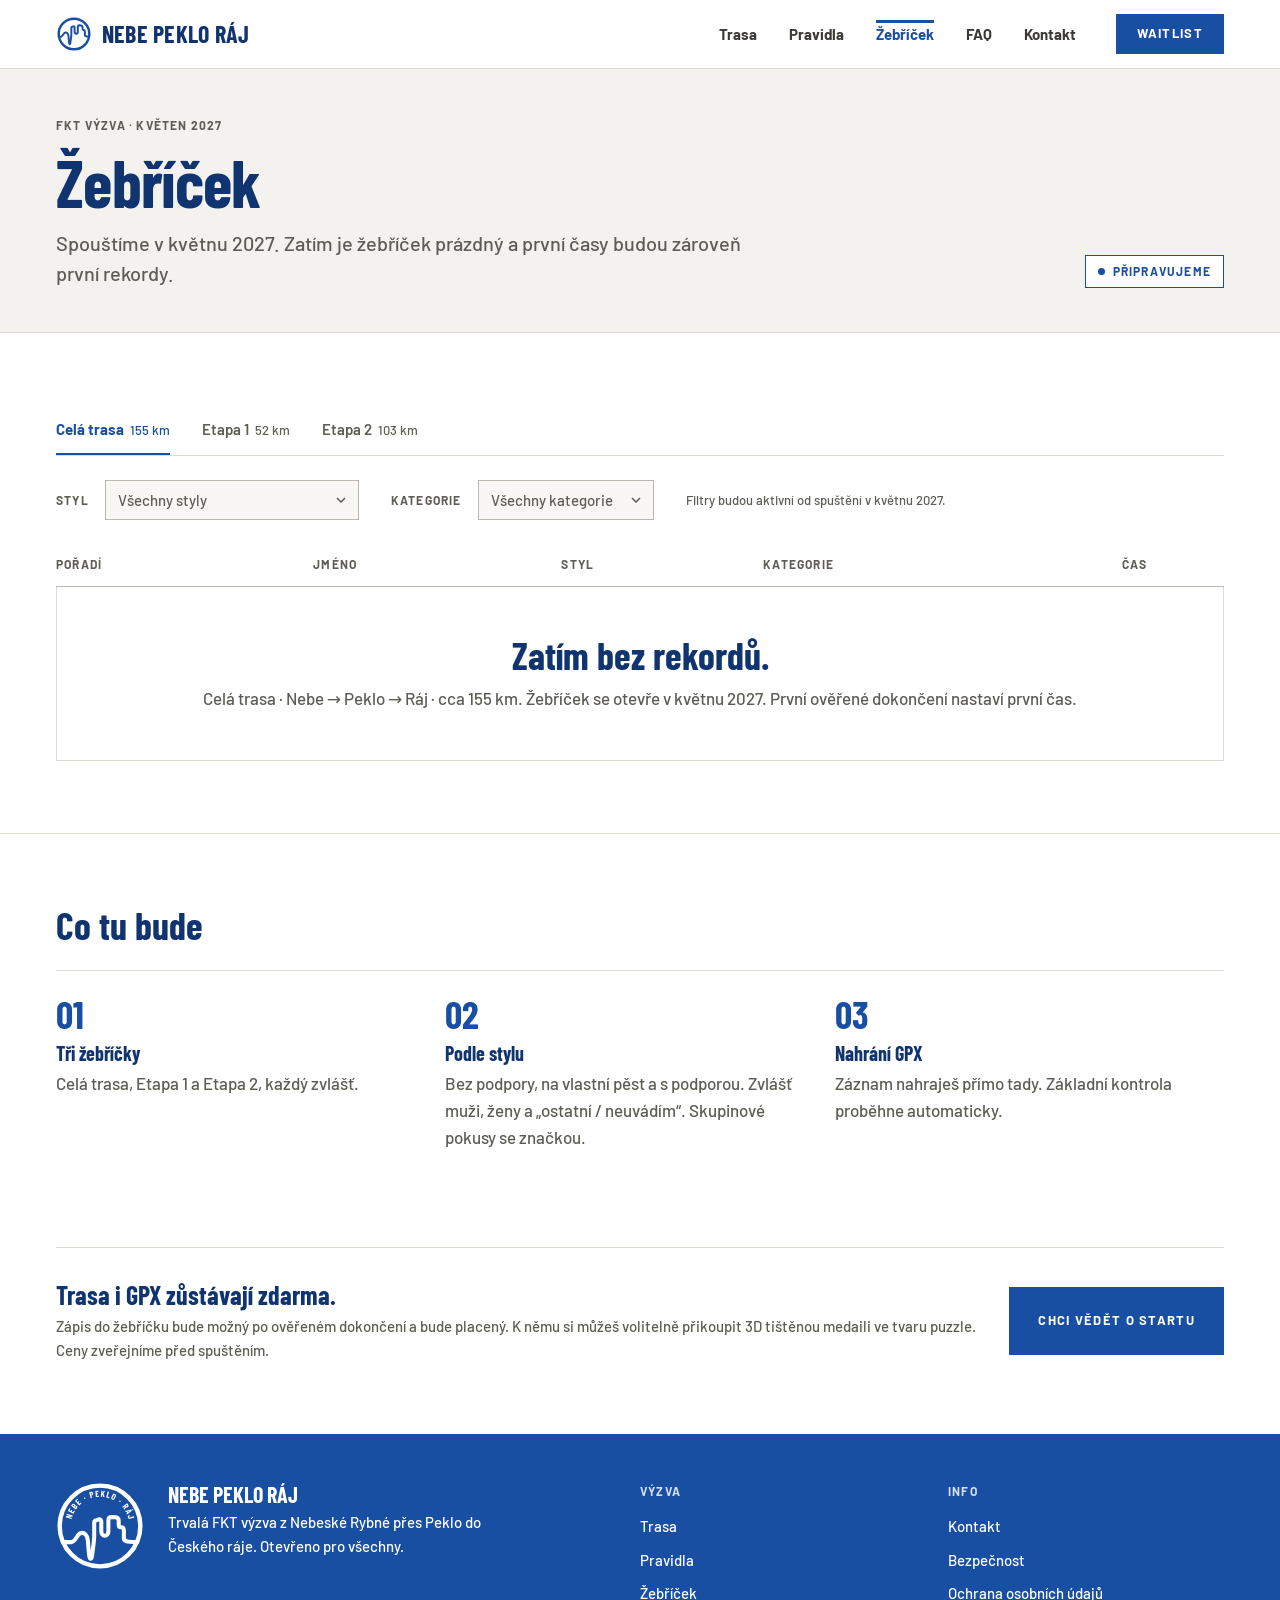
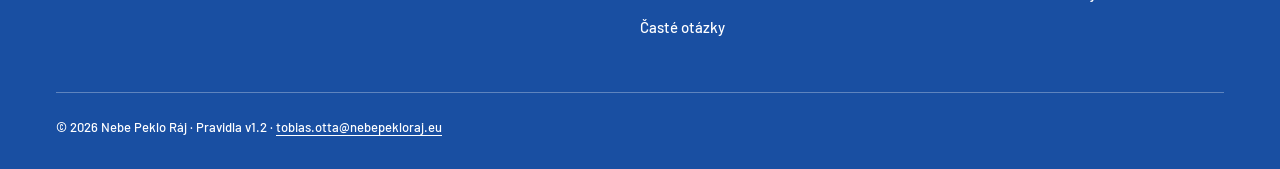
<file: zebricek.html>
<!doctype html>
<html lang="cs">
<head>
  <meta charset="utf-8">
  <meta name="viewport" content="width=device-width, initial-scale=1">
  <title>Žebříček – Nebe Peklo Ráj</title>
  <meta name="description" content="Žebříček FKT výzvy Nebe Peklo Ráj připravujeme. Spuštění v květnu 2027, dej si vědět na waitlistu.">
  <link rel="canonical" href="https://nebepekloraj.eu/zebricek.html">
  <meta property="og:type" content="website">
  <meta property="og:locale" content="cs_CZ">
  <meta property="og:site_name" content="Nebe Peklo Ráj">
  <meta property="og:title" content="Žebříček – Nebe Peklo Ráj">
  <meta property="og:description" content="Žebříček FKT výzvy Nebe Peklo Ráj připravujeme. Spuštění v květnu 2027, dej si vědět na waitlistu.">
  <meta property="og:url" content="https://nebepekloraj.eu/zebricek.html">
  <meta property="og:image" content="https://nebepekloraj.eu/assets/og-image.png">
  <meta property="og:image:width" content="1200">
  <meta property="og:image:height" content="630">
  <meta property="og:image:alt" content="Logo Nebe Peklo Ráj – 155 km z Nebeské Rybné do Českého ráje">
  <meta name="twitter:card" content="summary_large_image">
  <link rel="icon" href="/favicon.ico" sizes="48x48">
  <link rel="icon" href="assets/icons/favicon-96.png" sizes="96x96" type="image/png">
  <link rel="icon" href="assets/favicon.svg" type="image/svg+xml">
  <link rel="apple-touch-icon" href="/apple-touch-icon.png">
  <link rel="manifest" href="/site.webmanifest">
  <meta name="theme-color" content="#194FA2">
  <link rel="preload" href="assets/fonts/barlow-condensed-700-latin.woff2" as="font" type="font/woff2" crossorigin>
  <link rel="preload" href="assets/fonts/barlow-500-latin.woff2" as="font" type="font/woff2" crossorigin>
  <link rel="stylesheet" href="assets/fonts.css?v=2">
  <link rel="stylesheet" href="assets/styles.css?v=4">
  <script>document.documentElement.classList.add('js')</script>
  <script src="assets/site.js?v=1" defer></script>
</head>
<body>
  <a class="skip-link" href="#obsah">Přeskočit na obsah</a>

  <header class="site-header">
    <div class="container site-header__inner">
      <a class="brand" href="index.html"><img class="brand__logo" src="assets/logo/prstenec.svg" alt="" width="36" height="36">Nebe Peklo Ráj</a>
      <button class="nav-toggle" type="button" aria-expanded="false" aria-controls="site-nav"><span class="nav-toggle__icon" aria-hidden="true"></span>Menu</button>
      <nav class="site-nav" id="site-nav" aria-label="Hlavní menu">
        <ul class="site-nav__list">
          <li class="site-nav__item"><a class="site-nav__link" href="trasa.html">Trasa</a></li>
          <li class="site-nav__item"><a class="site-nav__link" href="pravidla.html">Pravidla</a></li>
          <li class="site-nav__item"><a class="site-nav__link" href="zebricek.html" aria-current="page">Žebříček</a></li>
          <li class="site-nav__item"><a class="site-nav__link" href="faq.html">FAQ</a></li>
          <li class="site-nav__item"><a class="site-nav__link" href="kontakt.html">Kontakt</a></li>
          <li class="site-nav__item site-nav__item--cta"><a class="button button--small" href="index.html#waitlist">Waitlist</a></li>
        </ul>
      </nav>
    </div>
  </header>

  <main id="obsah">
    <header class="page-header">
      <div class="container page-header__inner">
        <div>
          <p class="eyebrow">FKT výzva · květen 2027</p>
          <h1 class="page-header__title">Žebříček</h1>
          <p class="page-header__lead">Spouštíme v květnu 2027. Zatím je žebříček prázdný a první časy budou zároveň první rekordy.</p>
        </div>
        <div class="page-header__aside"><span class="status status--soon">Připravujeme</span></div>
      </div>
    </header>

    <section class="section" aria-labelledby="board-title">
      <div class="container" data-tabs>
        <h2 class="visually-hidden" id="board-title">Žebříčky podle varianty</h2>
        <ul class="tabs__list">
          <li><a class="tabs__tab" href="#cela-trasa">Celá trasa <small>155 km</small></a></li>
          <li><a class="tabs__tab" href="#etapa-1">Etapa 1 <small>52 km</small></a></li>
          <li><a class="tabs__tab" href="#etapa-2">Etapa 2 <small>103 km</small></a></li>
        </ul>

        <div class="filters">
          <div class="filters__field">
            <label class="caps" for="filtr-styl">Styl</label>
            <select class="filters__select" id="filtr-styl" disabled aria-describedby="filtry-pozn">
              <option>Všechny styly</option>
              <option>Unsupported (bez podpory)</option>
              <option>Self-supported (na vlastní pěst)</option>
              <option>Supported (s podporou)</option>
            </select>
          </div>
          <div class="filters__field">
            <label class="caps" for="filtr-kategorie">Kategorie</label>
            <select class="filters__select" id="filtr-kategorie" disabled aria-describedby="filtry-pozn">
              <option>Všechny kategorie</option>
              <option>Muži</option>
              <option>Ženy</option>
              <option>Ostatní / neuvádím</option>
            </select>
          </div>
          <p class="filters__note" id="filtry-pozn">Filtry budou aktivní od spuštění v květnu 2027.</p>
        </div>

        <div class="tabs__panel" id="cela-trasa">
          <h3 class="visually-hidden">Celá trasa · Nebe → Peklo → Ráj · cca 155 km</h3>
          <div class="table-wrap mb-0">
            <table class="table board-head">
              <thead><tr><th scope="col">Pořadí</th><th scope="col">Jméno</th><th scope="col" class="hide-s">Styl</th><th scope="col" class="hide-s">Kategorie</th><th scope="col" class="num">Čas</th></tr></thead>
            </table>
          </div>
          <div class="empty">
            <p class="empty__title">Zatím bez rekordů.</p>
            <p>Celá trasa · Nebe → Peklo → Ráj · cca 155 km. Žebříček se otevře v květnu 2027. První ověřené dokončení nastaví první čas.</p>
          </div>
        </div>
        <div class="tabs__panel" id="etapa-1">
          <h3 class="visually-hidden">Etapa 1 · Nebe → Peklo · cca 52 km</h3>
          <div class="table-wrap mb-0">
            <table class="table board-head">
              <thead><tr><th scope="col">Pořadí</th><th scope="col">Jméno</th><th scope="col" class="hide-s">Styl</th><th scope="col" class="hide-s">Kategorie</th><th scope="col" class="num">Čas</th></tr></thead>
            </table>
          </div>
          <div class="empty">
            <p class="empty__title">Zatím bez rekordů.</p>
            <p>Etapa 1 · Nebe → Peklo · cca 52 km. Zapíše se sem i Etapa 1 z pokusu o celou trasu. Žebříček se otevře v květnu 2027.</p>
          </div>
        </div>
        <div class="tabs__panel" id="etapa-2">
          <h3 class="visually-hidden">Etapa 2 · Peklo → Ráj · cca 103 km</h3>
          <div class="table-wrap mb-0">
            <table class="table board-head">
              <thead><tr><th scope="col">Pořadí</th><th scope="col">Jméno</th><th scope="col" class="hide-s">Styl</th><th scope="col" class="hide-s">Kategorie</th><th scope="col" class="num">Čas</th></tr></thead>
            </table>
          </div>
          <div class="empty">
            <p class="empty__title">Zatím bez rekordů.</p>
            <p>Etapa 2 · Peklo → Ráj · cca 103 km. Zapíše se sem i Etapa 2 z pokusu o celou trasu. Žebříček se otevře v květnu 2027.</p>
          </div>
        </div>
      </div>
    </section>

    <section class="section" aria-labelledby="co-tu-bude">
      <div class="container">
        <h2 class="section__title" id="co-tu-bude">Co tu bude</h2>
        <ol class="numbered numbered--row">
          <li class="numbered__item"><div><strong class="numbered__title">Tři žebříčky</strong><span class="numbered__text">Celá trasa, Etapa 1 a Etapa 2, každý zvlášť.</span></div></li>
          <li class="numbered__item"><div><strong class="numbered__title">Podle stylu</strong><span class="numbered__text">Bez podpory, na vlastní pěst a s podporou. Zvlášť muži, ženy a „ostatní / neuvádím“. Skupinové pokusy se značkou.</span></div></li>
          <li class="numbered__item"><div><strong class="numbered__title">Nahrání GPX</strong><span class="numbered__text">Záznam nahraješ přímo tady. Základní kontrola proběhne automaticky.</span></div></li>
        </ol>
      </div>
    </section>

    <section class="section section--flush-top" aria-labelledby="zapis-title">
      <div class="container">
        <div class="cta-band cta-band--line">
          <div>
            <h2 class="cta-band__title" id="zapis-title">Trasa i GPX zůstávají zdarma.</h2>
            <p class="cta-band__text">Zápis do žebříčku bude možný po ověřeném dokončení a bude placený. K němu si můžeš volitelně přikoupit 3D tištěnou medaili ve tvaru puzzle. Ceny zveřejníme před spuštěním.</p>
          </div>
          <a class="button" href="index.html#waitlist">Chci vědět o startu</a>
        </div>
      </div>
    </section>
  </main>

  <footer class="site-footer">
    <div class="container">
      <div class="site-footer__grid">
        <div class="site-footer__brand">
          <img class="site-footer__seal" src="assets/logo/pecet-inverz.svg" alt="" width="88" height="88" loading="lazy">
          <div>
            <p class="site-footer__name">Nebe Peklo Ráj</p>
            <p>Trvalá FKT výzva z Nebeské Rybné přes Peklo do Českého ráje. Otevřeno pro všechny.</p>
          </div>
        </div>
        <nav aria-labelledby="footer-vyzva">
          <p class="site-footer__title" id="footer-vyzva">Výzva</p>
          <ul class="site-footer__list">
            <li><a href="trasa.html">Trasa</a></li>
            <li><a href="pravidla.html">Pravidla</a></li>
            <li><a href="zebricek.html">Žebříček</a></li>
            <li><a href="faq.html">Časté otázky</a></li>
          </ul>
        </nav>
        <nav aria-labelledby="footer-info">
          <p class="site-footer__title" id="footer-info">Info</p>
          <ul class="site-footer__list">
            <li><a href="kontakt.html">Kontakt</a></li>
            <li><a href="trasa.html#bezpecnost">Bezpečnost</a></li>
            <li><a href="ochrana-udaju.html">Ochrana osobních údajů</a></li>
          </ul>
        </nav>
      </div>
      <div class="site-footer__bottom">
        <p>© 2026 Nebe Peklo Ráj · Pravidla v1.2 · <a href="mailto:tobias.otta@nebepekloraj.eu">tobias.otta@nebepekloraj.eu</a></p>
      </div>
    </div>
  </footer>
</body>
</html>
</file>
<file: assets/fonts.css>
/* Self-hosted Google Fonts (Barlow, Barlow Condensed; OFL). No requests to Google. */
/* latin-ext */
@font-face {
  font-family: 'Barlow';
  font-style: normal;
  font-weight: 500;
  font-display: swap;
  src: url(fonts/barlow-500-latin-ext.woff2) format('woff2');
  unicode-range: U+0100-02BA, U+02BD-02C5, U+02C7-02CC, U+02CE-02D7, U+02DD-02FF, U+0304, U+0308, U+0329, U+1D00-1DBF, U+1E00-1E9F, U+1EF2-1EFF, U+2020, U+20A0-20AB, U+20AD-20C4, U+2113, U+2C60-2C7F, U+A720-A7FF;
}
/* latin */
@font-face {
  font-family: 'Barlow';
  font-style: normal;
  font-weight: 500;
  font-display: swap;
  src: url(fonts/barlow-500-latin.woff2) format('woff2');
  unicode-range: U+0000-00FF, U+0131, U+0152-0153, U+02BB-02BC, U+02C6, U+02DA, U+02DC, U+0304, U+0308, U+0329, U+2000-206F, U+20AC, U+2122, U+2191, U+2193, U+2212, U+2215, U+FEFF, U+FFFD;
}
/* latin-ext */
@font-face {
  font-family: 'Barlow';
  font-style: normal;
  font-weight: 600;
  font-display: swap;
  src: url(fonts/barlow-600-latin-ext.woff2) format('woff2');
  unicode-range: U+0100-02BA, U+02BD-02C5, U+02C7-02CC, U+02CE-02D7, U+02DD-02FF, U+0304, U+0308, U+0329, U+1D00-1DBF, U+1E00-1E9F, U+1EF2-1EFF, U+2020, U+20A0-20AB, U+20AD-20C4, U+2113, U+2C60-2C7F, U+A720-A7FF;
}
/* latin */
@font-face {
  font-family: 'Barlow';
  font-style: normal;
  font-weight: 600;
  font-display: swap;
  src: url(fonts/barlow-600-latin.woff2) format('woff2');
  unicode-range: U+0000-00FF, U+0131, U+0152-0153, U+02BB-02BC, U+02C6, U+02DA, U+02DC, U+0304, U+0308, U+0329, U+2000-206F, U+20AC, U+2122, U+2191, U+2193, U+2212, U+2215, U+FEFF, U+FFFD;
}
/* latin-ext */
@font-face {
  font-family: 'Barlow';
  font-style: normal;
  font-weight: 700;
  font-display: swap;
  src: url(fonts/barlow-700-latin-ext.woff2) format('woff2');
  unicode-range: U+0100-02BA, U+02BD-02C5, U+02C7-02CC, U+02CE-02D7, U+02DD-02FF, U+0304, U+0308, U+0329, U+1D00-1DBF, U+1E00-1E9F, U+1EF2-1EFF, U+2020, U+20A0-20AB, U+20AD-20C4, U+2113, U+2C60-2C7F, U+A720-A7FF;
}
/* latin */
@font-face {
  font-family: 'Barlow';
  font-style: normal;
  font-weight: 700;
  font-display: swap;
  src: url(fonts/barlow-700-latin.woff2) format('woff2');
  unicode-range: U+0000-00FF, U+0131, U+0152-0153, U+02BB-02BC, U+02C6, U+02DA, U+02DC, U+0304, U+0308, U+0329, U+2000-206F, U+20AC, U+2122, U+2191, U+2193, U+2212, U+2215, U+FEFF, U+FFFD;
}
/* latin-ext */
@font-face {
  font-family: 'Barlow Condensed';
  font-style: normal;
  font-weight: 600;
  font-display: swap;
  src: url(fonts/barlow-condensed-600-latin-ext.woff2) format('woff2');
  unicode-range: U+0100-02BA, U+02BD-02C5, U+02C7-02CC, U+02CE-02D7, U+02DD-02FF, U+0304, U+0308, U+0329, U+1D00-1DBF, U+1E00-1E9F, U+1EF2-1EFF, U+2020, U+20A0-20AB, U+20AD-20C4, U+2113, U+2C60-2C7F, U+A720-A7FF;
}
/* latin */
@font-face {
  font-family: 'Barlow Condensed';
  font-style: normal;
  font-weight: 600;
  font-display: swap;
  src: url(fonts/barlow-condensed-600-latin.woff2) format('woff2');
  unicode-range: U+0000-00FF, U+0131, U+0152-0153, U+02BB-02BC, U+02C6, U+02DA, U+02DC, U+0304, U+0308, U+0329, U+2000-206F, U+20AC, U+2122, U+2191, U+2193, U+2212, U+2215, U+FEFF, U+FFFD;
}
/* latin-ext */
@font-face {
  font-family: 'Barlow Condensed';
  font-style: normal;
  font-weight: 700;
  font-display: swap;
  src: url(fonts/barlow-condensed-700-latin-ext.woff2) format('woff2');
  unicode-range: U+0100-02BA, U+02BD-02C5, U+02C7-02CC, U+02CE-02D7, U+02DD-02FF, U+0304, U+0308, U+0329, U+1D00-1DBF, U+1E00-1E9F, U+1EF2-1EFF, U+2020, U+20A0-20AB, U+20AD-20C4, U+2113, U+2C60-2C7F, U+A720-A7FF;
}
/* latin */
@font-face {
  font-family: 'Barlow Condensed';
  font-style: normal;
  font-weight: 700;
  font-display: swap;
  src: url(fonts/barlow-condensed-700-latin.woff2) format('woff2');
  unicode-range: U+0000-00FF, U+0131, U+0152-0153, U+02BB-02BC, U+02C6, U+02DA, U+02DC, U+0304, U+0308, U+0329, U+2000-206F, U+20AC, U+2122, U+2191, U+2193, U+2212, U+2215, U+FEFF, U+FFFD;
}
</file>
<file: assets/styles.css>
/*
  Nebe Peklo Ráj – design systém V2 (statické HTML/CSS, bez buildu)
  ================================================================
  Styl: světlý turistický atlas / tištěná výsledková listina.
  Bílé a teple šedé plochy, tenké linky, hranaté tvary, žádné stíny ani gradienty.
  Modrá je barva značky. Červená (Peklo) a zelená (Ráj) jen jako značky zastávek.

  Pořadí: 1 tokeny · 2 základ · 3 layout · 4 hlavička · 5 patička · 6 záhlaví stránek ·
          7 komponenty · 8 stránky · 9 grafika trasy · 10 utility · 11 přístupnost, tisk

  Barvy, písma a rozestupy jsou proměnné v :root. Komponenty používají jen je.
  Breakpointy (v media queries natvrdo): 40em (640 px), 60em (960 px), 80em (1280 px).
  Kontrasty (WCAG AA) jsou uvedené u tokenů.
*/

/* =========================================================
   1. TOKENY
   ========================================================= */
:root {
  color-scheme: light;

  /* Paleta */
  --blue-900: #0F3470;      /* tmavá modrá – nadpisy, hero; bílá na ní 12.0:1 */
  --blue-700: #194FA2;      /* modrá loga – tlačítka, odkazy; na bílé 7.8:1 */
  --blue-100: #E6EDF8;
  --peklo: #B92A2A;         /* bílá číslice 6.1:1 */
  --raj: #2F7A12;           /* bílá číslice 5.4:1 */
  --white: #FFFFFF;
  --stone-50: #F8F7F4;
  --stone-100: #F3F2EE;     /* teple šedé plochy */
  --stone-200: #E8E6E0;
  --stone-300: #DCDAD3;     /* linky */
  --stone-400: #B9B7AE;
  --stone-600: #5D5C55;     /* tlumený text: 6.8:1 na bílé, 6.1:1 na stone-100 */
  --stone-800: #3A3935;
  --stone-900: #22221F;     /* text: 15.9:1 na bílé */

  /* Sémantické barvy */
  --color-bg: var(--white);
  --color-bg-alt: var(--stone-100);
  --color-text: var(--stone-900);
  --color-muted: var(--stone-600);
  --color-heading: var(--blue-900);
  --color-accent: var(--blue-700);
  --color-accent-hover: var(--blue-900);
  --color-line: var(--stone-300);
  --color-line-strong: var(--stone-400);
  --color-focus: #0F3470;   /* fokus na světlém pozadí 12:1; na modrém jantarová #E8A317 (5.5:1) */
  --color-nebe: var(--blue-700);
  --color-peklo: var(--peklo);
  --color-raj: var(--raj);
  --color-hero-bg: var(--blue-900);
  --color-hero-muted: #C3D1EA;   /* 8.3:1 na blue-900 */

  /* Písmo */
  --font-fallback: system-ui, -apple-system, "Segoe UI", Roboto, "Helvetica Neue", Arial, sans-serif;
  --font-body: "Barlow", var(--font-fallback);
  --font-display: "Barlow Condensed", "Arial Narrow", var(--font-fallback);
  --weight-body: 500;       /* Barlow 500 – Tobiáš chtěl těžší text */
  --weight-medium: 600;
  --weight-bold: 700;

  --text-2xs: 0.75rem;      /* 12 – verzálkové popisky */
  --text-xs: 0.8125rem;     /* 13 */
  --text-s: 0.9375rem;      /* 15 */
  --text-m: 1.0625rem;      /* 17 – text */
  --text-l: clamp(1.125rem, 1.05rem + 0.3vw, 1.25rem);
  --text-xl: clamp(1.375rem, 1.2rem + 0.6vw, 1.625rem);
  --text-2xl: clamp(1.75rem, 1.4rem + 1.4vw, 2.375rem);
  --text-3xl: clamp(2.5rem, 1.8rem + 3vw, 4.25rem);
  --text-4xl: clamp(2.75rem, 1.9rem + 3.6vw, 4.75rem);
  --text-stat: clamp(1.75rem, 1.45rem + 1.2vw, 2.375rem);
  --leading-tight: 1.05;
  --leading-snug: 1.3;
  --leading-body: 1.6;
  --tracking-caps: 0.1em;
  --measure: 66ch;

  /* Rozestupy */
  --space-3xs: 0.25rem;
  --space-2xs: 0.5rem;
  --space-xs: 0.75rem;
  --space-s: 1rem;
  --space-m: 1.5rem;
  --space-l: 2rem;
  --space-xl: 3rem;
  --space-2xl: 4.5rem;
  --space-3xl: 6rem;
  --section-space: clamp(var(--space-xl), 6vw, var(--space-2xl));
  --gutter: 1rem;

  /* Tvar */
  --line: 1px;
  --line-strong: 3px;

  /* Layout */
  --container: 73rem;       /* ≈ 1168 px obsahu jako v návrhu V2 */
  --header-height: 4.25rem;
  --sidebar: 15.5rem;

  --duration: 120ms;
}

/* =========================================================
   2. ZÁKLAD
   ========================================================= */
*, *::before, *::after { box-sizing: border-box; }

html {
  -webkit-text-size-adjust: 100%;
  text-size-adjust: 100%;
  scroll-behavior: smooth;
  scroll-padding-top: var(--space-m);
}

body {
  margin: 0;
  min-height: 100vh;
  display: flex;
  flex-direction: column;
  font-family: var(--font-body);
  font-size: var(--text-m);
  font-weight: var(--weight-body);
  line-height: var(--leading-body);
  color: var(--color-text);
  background: var(--color-bg);
  -webkit-font-smoothing: antialiased;
  overflow-x: clip;
}
body > main { flex: 1 0 auto; }

/* Posuvníky v barvách brandu: modrý zaoblený palec (#194FA2) na teple šedé dráze.
   Chrome/Edge/Safari přes ::-webkit-scrollbar, Firefox přes scrollbar-color. */
::-webkit-scrollbar { width: 0.75rem; height: 0.75rem; }
::-webkit-scrollbar-track { background: var(--stone-100); }
::-webkit-scrollbar-thumb {
  background-color: var(--blue-700);
  border: 0.1875rem solid var(--stone-100);
  border-radius: 999px;
}
::-webkit-scrollbar-thumb:hover { background-color: var(--blue-900); }
::-webkit-scrollbar-corner { background: var(--stone-100); }
/* Vnitřní posuvníky (tabulky, záložky, postranní panel) tenčí a decentnější. */
.table-wrap::-webkit-scrollbar, .tabs__list::-webkit-scrollbar, .with-sidebar__aside::-webkit-scrollbar { width: 0.5rem; height: 0.5rem; }
.table-wrap::-webkit-scrollbar-track, .tabs__list::-webkit-scrollbar-track, .with-sidebar__aside::-webkit-scrollbar-track { background: transparent; }
.table-wrap::-webkit-scrollbar-thumb, .tabs__list::-webkit-scrollbar-thumb, .with-sidebar__aside::-webkit-scrollbar-thumb { border: 0.125rem solid transparent; background-clip: padding-box; background-color: rgb(25 79 162 / 0.55); }
.table-wrap::-webkit-scrollbar-thumb:hover, .tabs__list::-webkit-scrollbar-thumb:hover, .with-sidebar__aside::-webkit-scrollbar-thumb:hover { background-color: var(--blue-700); }
@supports not selector(::-webkit-scrollbar) {
  html { scrollbar-color: var(--blue-700) var(--stone-100); }
  .table-wrap, .tabs__list, .with-sidebar__aside { scrollbar-width: thin; scrollbar-color: rgb(25 79 162 / 0.55) transparent; }
}

::selection { background: var(--blue-100); color: var(--blue-900); }

h1, h2, h3, h4 {
  margin: 0 0 var(--space-s);
  font-family: var(--font-display);
  font-weight: var(--weight-bold);
  line-height: var(--leading-tight);
  color: var(--color-heading);
  text-wrap: balance;
}
h1 { font-size: var(--text-3xl); letter-spacing: -0.01em; }
h2 { font-size: var(--text-2xl); }
h3 { font-size: var(--text-xl); line-height: 1.15; }
h4 { font-size: var(--text-l); }

p, ul, ol, dl, table, figure, blockquote { margin: 0 0 var(--space-s); }
p { text-wrap: pretty; }
ul, ol { padding-left: 1.25rem; }
ul:not([class]) > li + li, ol:not([class]) > li + li { margin-top: var(--space-2xs); }
strong, b { font-weight: var(--weight-bold); }
em { font-style: italic; }

a {
  color: var(--color-accent);
  text-decoration-thickness: 1px;
  text-underline-offset: 0.2em;
}
a:hover { color: var(--color-accent-hover); text-decoration-thickness: 2px; }

img, svg, iframe { display: block; max-width: 100%; }
img { height: auto; }

hr { border: 0; border-top: var(--line) solid var(--color-line); margin: var(--space-l) 0; }

/* Malé popisky VERZÁLKAMI (eyebrow, legendy, hlavičky tabulek) */
.caps, .eyebrow {
  font-family: var(--font-body);
  font-size: var(--text-2xs);
  font-weight: var(--weight-bold);
  line-height: 1.4;
  letter-spacing: var(--tracking-caps);
  text-transform: uppercase;
  color: var(--color-muted);
}
.eyebrow { display: block; margin: 0 0 var(--space-xs); }

.muted { color: var(--color-muted); }
.note { font-size: var(--text-s); color: var(--color-muted); }

.prose { max-width: var(--measure); }
.prose > h2:not(:first-child) { margin-top: var(--space-xl); }
.prose > h3:not(:first-child) { margin-top: var(--space-l); }
.prose li::marker { color: var(--color-accent); }

/* =========================================================
   3. LAYOUT
   ========================================================= */
.container {
  width: 100%;
  max-width: calc(var(--container) + 2 * var(--gutter));
  margin-inline: auto;
  padding-inline: var(--gutter);
}

.section { padding-block: var(--section-space); }
.section + .section { border-top: var(--line) solid var(--color-line); }
.section.section--flush-top { padding-top: 0; border-top: 0; }

/* Sekce dlouhého dokumentu (Pravidla, FAQ, Ochrana údajů) */
.doc-section { scroll-margin-top: var(--space-m); }
.doc-section + .doc-section { margin-top: var(--space-xl); padding-top: var(--space-xl); border-top: var(--line) solid var(--color-line); }
.doc-section > h2 { margin-bottom: var(--space-m); }
.doc-section--plain + .doc-section--plain { border-top: 0; padding-top: 0; }
.doc-section > :last-child { margin-bottom: 0; }
.doc-intro { font-size: var(--text-l); line-height: 1.5; color: var(--color-muted); }

/* Nadpis vlevo, text vpravo (dlouhé sekce na Trase) */
.split { display: grid; gap: var(--space-s) var(--space-2xl); }
.split__head h2 { margin-bottom: 0; }
.split__body { min-width: 0; max-width: 48rem; }
.split__body > :last-child { margin-bottom: 0; }
@media (min-width: 60em) {
  .split { grid-template-columns: var(--sidebar) minmax(0, 1fr); }
  .split__head { padding-top: var(--space-s); border-top: 2px solid var(--color-accent); }
}
.section__title { margin-bottom: var(--space-m); }

/* Dva sloupce: postranní obsah + text (Pravidla, FAQ, Ochrana údajů) */
.with-sidebar { display: grid; gap: var(--space-l); }
.with-sidebar__main { min-width: 0; max-width: 48rem; }

@media (min-width: 40em) {
  :root { --gutter: 1.5rem; }
}
@media (min-width: 60em) {
  :root { --gutter: 2rem; }
  .with-sidebar {
    grid-template-columns: var(--sidebar) minmax(0, 1fr);
    gap: var(--space-2xl);
    align-items: start;
  }
}

/* =========================================================
   4. HLAVIČKA A NAVIGACE
   Bez JS: odkazy jsou vidět vždy. S JS (html.js) se na mobilu
   schovají za tlačítko Menu (assets/site.js).
   ========================================================= */
.site-header {
  position: relative;
  z-index: 100;
  background: var(--color-bg);
  border-bottom: var(--line) solid var(--color-line);
}
.site-header__inner {
  display: flex;
  flex-wrap: wrap;
  align-items: center;
  justify-content: space-between;
  min-height: var(--header-height);
  column-gap: var(--space-m);
}
.brand {
  display: inline-flex;
  align-items: center;
  gap: 0.625rem;
  min-height: 2.75rem;
  font-family: var(--font-display);
  font-size: 1.5rem;
  font-weight: var(--weight-bold);
  line-height: 1;
  letter-spacing: 0.01em;
  text-transform: uppercase;
  color: var(--blue-900);
  text-decoration: none;
  white-space: nowrap;
}
.brand:hover { color: var(--blue-900); text-decoration: none; }
.brand__logo { width: 2.25rem; height: 2.25rem; flex: none; }

.nav-toggle {
  display: none;
  align-items: center;
  gap: 0.625rem;
  min-height: 2.75rem;
  padding: 0 var(--space-xs);
  margin-right: calc(-1 * var(--space-xs));
  border: 0;
  background: none;
  font: inherit;
  font-size: var(--text-xs);
  font-weight: var(--weight-bold);
  letter-spacing: var(--tracking-caps);
  text-transform: uppercase;
  color: var(--blue-900);
  cursor: pointer;
}
.nav-toggle__icon,
.nav-toggle__icon::before,
.nav-toggle__icon::after {
  display: block;
  width: 1.25rem;
  height: 2px;
  background: currentColor;
}
.nav-toggle__icon { position: relative; }
.nav-toggle__icon::before,
.nav-toggle__icon::after { content: ""; position: absolute; left: 0; }
.nav-toggle__icon::before { top: -6px; }
.nav-toggle__icon::after { top: 6px; }
.nav-toggle[aria-expanded="true"] .nav-toggle__icon { background: transparent; }
.nav-toggle[aria-expanded="true"] .nav-toggle__icon::before { top: 0; transform: rotate(45deg); }
.nav-toggle[aria-expanded="true"] .nav-toggle__icon::after { top: 0; transform: rotate(-45deg); }

.site-nav { flex-basis: 100%; }
.site-nav__list {
  list-style: none;
  margin: 0;
  padding: 0 0 var(--space-s);
}
.site-nav__item { margin: 0; border-top: var(--line) solid var(--color-line); }
.site-nav__link {
  display: flex;
  align-items: center;
  min-height: 3rem;
  font-weight: var(--weight-bold);
  font-size: var(--text-m);
  color: var(--stone-800);
  text-decoration: none;
}
.site-nav__link:hover { color: var(--color-accent); text-decoration: none; }
.site-nav__link[aria-current="page"] {
  color: var(--color-accent);
  box-shadow: inset var(--line-strong) 0 0 var(--color-accent);
  padding-left: var(--space-s);
}
.site-nav__item--cta { border-top: 0; padding-top: var(--space-s); }
.site-nav__item--cta .button { width: 100%; }

/* S JS na mobilu: menu schované, dokud ho tlačítko neotevře */
.js .nav-toggle { display: inline-flex; }
.js .site-nav:not(.is-open) { display: none; }

@media (min-width: 60em) {
  .site-header__inner { flex-wrap: nowrap; }
  .js .nav-toggle { display: none; }
  .site-nav, .js .site-nav:not(.is-open) { display: block; flex-basis: auto; }
  .site-nav__list {
    display: flex;
    align-items: center;
    gap: var(--space-l);
    padding: 0;
  }
  .site-nav__item { border-top: 0; }
  .site-nav__link {
    position: relative;
    min-height: var(--header-height);
    font-size: var(--text-s);
  }
  .site-nav__link[aria-current="page"] { box-shadow: none; padding-left: 0; }
  .site-nav__link[aria-current="page"]::before {
    content: "";
    position: absolute;
    left: 0; right: 0;
    top: calc(50% - 0.95em);
    height: var(--line-strong);
    background: currentColor;
  }
  .site-nav__item--cta { padding: 0; margin-left: var(--space-2xs); }
  .site-nav__item--cta .button { width: auto; }
}

/* =========================================================
   5. PATIČKA (modrá loga #194FA2 – splývá s pozadím inverzní Pečetě)
   ========================================================= */
.site-footer {
  padding-block: var(--space-xl) var(--space-l);
  background: var(--blue-700);
  color: var(--white);
  font-size: var(--text-s);
}
.site-footer a { color: var(--white); }
.site-footer a:hover { color: var(--white); text-decoration-thickness: 2px; }
.site-footer__grid { display: grid; gap: var(--space-l); }
.site-footer__brand { display: flex; gap: var(--space-m); align-items: flex-start; }
.site-footer__seal { width: 5.5rem; height: 5.5rem; flex: none; }
.site-footer__name {
  margin: 0 0 var(--space-3xs);
  font-family: var(--font-display);
  font-size: 1.375rem;
  font-weight: var(--weight-bold);
  text-transform: uppercase;
  line-height: 1.1;
}
.site-footer__brand p:last-child { margin: 0; max-width: 22rem; }
.site-footer__title {
  margin: 0 0 var(--space-2xs);
  font-size: var(--text-2xs);
  font-weight: var(--weight-bold);
  letter-spacing: var(--tracking-caps);
  text-transform: uppercase;
  color: #D7E1F2;   /* 5.6:1 na blue-700 */
}
.site-footer__list { list-style: none; margin: 0; padding: 0; }
.site-footer__list li { margin: 0; }
.site-footer__list a { display: inline-block; padding-block: 0.3rem; text-decoration: none; }
.site-footer__list a:hover { text-decoration: underline; }
.site-footer__bottom {
  margin-top: var(--space-xl);
  padding-top: var(--space-m);
  border-top: var(--line) solid rgb(255 255 255 / 0.3);
  font-size: var(--text-xs);
}
.site-footer__bottom p { margin: 0; }
@media (min-width: 40em) {
  .site-footer__grid { grid-template-columns: 1fr 1fr; }
  .site-footer__brand { grid-column: 1 / -1; }
}
@media (min-width: 60em) {
  .site-footer__grid { grid-template-columns: 2fr 1fr 1fr; }
  .site-footer__brand { grid-column: auto; }
}

/* =========================================================
   6. ZÁHLAVÍ STRÁNEK
   ========================================================= */
.page-header {
  padding-block: clamp(var(--space-l), 5vw, var(--space-xl)) clamp(var(--space-l), 4.5vw, 2.75rem);
  background: var(--color-bg-alt);
  border-bottom: var(--line) solid var(--color-line);
}
.page-header--plain { background: var(--color-bg); border-bottom: 0; padding-bottom: var(--space-m); }
.page-header__inner { display: grid; gap: var(--space-m); align-items: end; }
.page-header__title { margin-bottom: var(--space-xs); }
.page-header__lead { margin: 0; font-size: var(--text-l); line-height: 1.5; color: var(--color-muted); max-width: 44rem; }
.page-header__meta { margin: var(--space-s) 0 0; font-size: var(--text-s); color: var(--color-muted); }
.page-header__aside { justify-self: start; }
@media (min-width: 60em) {
  .page-header__inner { grid-template-columns: minmax(0, 1fr) auto; gap: var(--space-xl); }
  .page-header__aside { justify-self: end; }
}

/* =========================================================
   7. KOMPONENTY
   ========================================================= */

/* 7.1 Tlačítka – hranatá, verzálky */
.button {
  display: inline-flex;
  align-items: center;
  justify-content: center;
  gap: var(--space-2xs);
  min-height: 3rem;
  padding: 0.75rem 1.75rem;
  border: var(--line) solid var(--color-accent);
  border-radius: 0;
  background: var(--color-accent);
  color: var(--white);
  font: inherit;
  font-size: var(--text-xs);
  font-weight: var(--weight-bold);
  line-height: 1.2;
  letter-spacing: var(--tracking-caps);
  text-transform: uppercase;
  text-align: center;
  text-decoration: none;
  cursor: pointer;
  transition: background-color var(--duration), color var(--duration), border-color var(--duration);
}
.button:hover { background: var(--color-accent-hover); border-color: var(--color-accent-hover); color: var(--white); text-decoration: none; }
.button--outline { background: transparent; color: var(--color-accent); }
.button--outline:hover { background: var(--blue-100); color: var(--blue-900); border-color: var(--blue-900); }
.button--small { min-height: 2.5rem; padding: 0.5rem 1.25rem; }
.button--block { display: flex; width: 100%; }
/* na tmavém (hero) */
.on-dark .button { background: var(--white); border-color: var(--white); color: var(--blue-900); }
.on-dark .button:hover { background: var(--color-hero-muted); border-color: var(--color-hero-muted); }
.on-dark .button--outline { background: transparent; color: var(--white); border-color: rgb(255 255 255 / 0.7); }
.on-dark .button--outline:hover { background: rgb(255 255 255 / 0.1); color: var(--white); border-color: var(--white); }

.actions { display: flex; flex-wrap: wrap; gap: var(--space-xs); }

/* 7.2 Stav / štítek (např. „Připravujeme“, „GPX · jaro 2027“) – není to tlačítko */
.status {
  display: inline-flex;
  align-items: center;
  gap: var(--space-2xs);
  padding: 0.375rem 0.75rem;
  border: var(--line) solid var(--color-accent);
  background: var(--color-bg);
  font-size: var(--text-2xs);
  font-weight: var(--weight-bold);
  letter-spacing: var(--tracking-caps);
  text-transform: uppercase;
  color: var(--color-accent);
  white-space: nowrap;
}
.status--soon::before { content: ""; width: 0.4375rem; height: 0.4375rem; border-radius: 50%; background: currentColor; }

.gpx-status {
  display: grid;
  gap: var(--space-2xs);
  padding: var(--space-s) var(--space-m);
  border: var(--line) solid var(--color-accent);
  background: var(--color-bg);
}
.gpx-status__label {
  font-size: var(--text-xs);
  font-weight: var(--weight-bold);
  letter-spacing: var(--tracking-caps);
  text-transform: uppercase;
  color: var(--color-accent);
}
.gpx-status__text { margin: 0; font-size: var(--text-xs); color: var(--color-muted); }

/* 7.3 Čísla (163 km, +3 900 m …) */
.stats {
  list-style: none;
  margin: 0;
  padding: 0;
  display: grid;
  gap: var(--space-m);
}
.stats__item { margin: 0; padding-left: var(--space-s); border-left: var(--line-strong) solid var(--color-accent); }
.stats__value {
  display: block;
  font-family: var(--font-display);
  font-size: var(--text-stat);
  font-weight: var(--weight-bold);
  line-height: 1.05;
  color: var(--color-heading);
  white-space: nowrap;
}
.stats__label { display: block; margin-top: var(--space-3xs); }
.stats--plain .stats__item { padding-left: 0; border-left: 0; }
.stats--row { grid-template-columns: repeat(auto-fit, minmax(min(100%, 7rem), 1fr)); }

/* Pruh s čísly pod hero */
.stat-bar { border-bottom: var(--line) solid var(--color-line); }
.stat-bar .stats { padding-block: var(--space-m); grid-template-columns: 1fr; gap: var(--space-s); }
@media (min-width: 40em) {
  .stat-bar .stats { grid-template-columns: repeat(3, 1fr); gap: var(--space-m); }
}

/* 7.4 Zastávky Nebe / Peklo / Ráj */
.stops { list-style: none; margin: 0; padding: 0; display: grid; }
.stop {
  --stage: var(--color-nebe);
  position: relative;
  margin: 0;
  padding: var(--space-s) 0 var(--space-s) 2.75rem;
  border-top: var(--line) solid var(--color-line);
}
.stop--peklo { --stage: var(--color-peklo); }
.stop--raj { --stage: var(--color-raj); }
.stop__num {
  position: absolute;
  left: 0;
  top: var(--space-s);
  display: grid;
  place-items: center;
  width: 1.875rem;
  height: 1.875rem;
  border-radius: 50%;
  background: var(--stage);
  color: var(--white);
  font-size: var(--text-2xs);
  font-weight: var(--weight-bold);
  line-height: 1;
}
.stop__name {
  display: block;
  font-family: var(--font-display);
  font-size: var(--text-xl);
  font-weight: var(--weight-bold);
  line-height: 1.15;
  color: var(--color-heading);
}
.stop__text { display: block; margin-top: var(--space-3xs); color: var(--color-muted); font-size: var(--text-s); }
@media (min-width: 40em) {
  .stops--row { grid-template-columns: repeat(3, 1fr); border-bottom: var(--line) solid var(--color-line); }
  .stops--row .stop { border-top: 0; padding-top: var(--space-2xs); padding-bottom: var(--space-m); padding-right: var(--space-m); }
  .stops--row .stop + .stop { border-left: var(--line) solid var(--color-line); padding-left: calc(2.75rem + var(--space-m)); }
  .stops--row .stop + .stop .stop__num { left: var(--space-m); }
  .stops--row .stop__num { top: var(--space-2xs); }
}

/* Body trasy (Trasa) – číslo barvou místa, souřadnice */
.waypoints { list-style: none; margin: 0; padding: 0; border-bottom: var(--line) solid var(--color-line); }
.waypoint {
  --stage: var(--color-nebe);
  display: grid;
  grid-template-columns: 2.75rem minmax(0, 1fr) auto;
  gap: 0 var(--space-xs);
  margin: 0;
  padding: var(--space-s) 0;
  border-top: var(--line) solid var(--color-line);
}
.waypoint--peklo { --stage: var(--color-peklo); }
.waypoint--raj { --stage: var(--color-raj); }
.waypoint__num {
  font-family: var(--font-display);
  font-size: var(--text-xl);
  font-weight: var(--weight-bold);
  line-height: 1.15;
  color: var(--stage);
}
.waypoint__name {
  display: block;
  font-family: var(--font-display);
  font-size: var(--text-xl);
  font-weight: var(--weight-bold);
  line-height: 1.15;
  color: var(--color-heading);
}
.waypoint__place { display: block; font-size: var(--text-s); color: var(--color-text); }
.waypoint__meta { display: block; font-size: var(--text-xs); color: var(--color-muted); font-variant-numeric: tabular-nums; }
.waypoint__link { display: inline-block; margin-top: var(--space-3xs); font-size: var(--text-xs); font-weight: var(--weight-bold); }
.waypoint__tag { padding-top: 0.375rem; text-align: right; }

/* 7.5 Řádkový seznam s linkami (varianty, kroky, výhody) */
.rows { list-style: none; margin: 0; padding: 0; border-bottom: var(--line) solid var(--color-line); }
.rows__item { margin: 0; padding: var(--space-s) 0; border-top: var(--line) solid var(--color-line); }
.rows__title {
  display: block;
  font-family: var(--font-display);
  font-size: var(--text-l);
  font-weight: var(--weight-bold);
  line-height: 1.2;
  color: var(--color-heading);
}
.rows__text { display: block; margin-top: var(--space-3xs); font-size: var(--text-s); color: var(--color-muted); }
.rows__text > :last-child { margin-bottom: 0; }

/* Varianty – dlaždice s modrou linkou nahoře */
.tiles { list-style: none; margin: 0; padding: 0; display: grid; gap: var(--space-xs); }
.tile {
  margin: 0;
  padding: var(--space-xs) var(--space-s) var(--space-s);
  background: var(--color-bg-alt);
  border-top: 2px solid var(--color-accent);
}
.tile__title {
  display: block;
  font-family: var(--font-display);
  font-size: var(--text-l);
  font-weight: var(--weight-bold);
  line-height: 1.2;
  color: var(--color-heading);
}
.tile__route { display: block; font-size: var(--text-xs); color: var(--color-muted); }
.tile__meta { display: block; margin-top: var(--space-3xs); font-size: var(--text-s); color: var(--color-text); font-variant-numeric: tabular-nums; }
a.tile { display: block; text-decoration: none; color: inherit; transition: background-color var(--duration); }
a.tile:hover { background: var(--stone-200); }
a.tile:hover .tile__title { text-decoration: underline; text-decoration-thickness: 2px; text-underline-offset: 0.15em; }
@media (min-width: 40em) {
  .tiles--3 { grid-template-columns: repeat(3, 1fr); }
}

/* 7.6 Číslovaný seznam s velkými čísly (pravidla, kroky) */
.numbered { list-style: none; margin: 0; padding: 0; counter-reset: num; border-bottom: var(--line) solid var(--color-line); }
.numbered__item {
  display: grid;
  grid-template-columns: 2.75rem minmax(0, 1fr);
  gap: 0 var(--space-s);
  margin: 0;
  padding: var(--space-s) 0;
  border-top: var(--line) solid var(--color-line);
  counter-increment: num;
  align-content: start;
}
.numbered__item::before {
  content: counter(num, decimal-leading-zero);
  font-family: var(--font-display);
  font-size: var(--text-xl);
  font-weight: var(--weight-bold);
  line-height: 1.15;
  color: var(--color-accent);
}
.numbered__title {
  display: block;
  font-family: var(--font-display);
  font-size: var(--text-l);
  font-weight: var(--weight-bold);
  line-height: 1.25;
  color: var(--color-heading);
}
.numbered__text { display: block; margin-top: var(--space-3xs); color: var(--color-muted); }
.numbered__text > :last-child { margin-bottom: 0; }
@media (min-width: 40em) {
  .numbered__item { grid-template-columns: 4rem minmax(0, 1fr); padding-block: var(--space-m); }
  .numbered__item::before { font-size: var(--text-2xl); line-height: 1; }
}
@media (min-width: 60em) {
  .numbered--row { display: grid; grid-template-columns: repeat(3, 1fr); border-bottom: 0; }
  .numbered--row .numbered__item { grid-template-columns: 1fr; padding-right: var(--space-l); }
  .numbered--row .numbered__item::before { margin-bottom: var(--space-2xs); }
}

/* 7.7 Pás s výzvou (šedá plocha + tlačítko) */
.cta-band {
  display: grid;
  gap: var(--space-s);
  align-items: center;
  padding: var(--space-m);
  background: var(--color-bg-alt);
}
.cta-band__title {
  margin: 0;
  font-family: var(--font-display);
  font-size: var(--text-xl);
  font-weight: var(--weight-bold);
  line-height: 1.15;
  color: var(--color-heading);
}
.cta-band__text { margin: var(--space-3xs) 0 0; font-size: var(--text-s); color: var(--color-muted); }
.cta-band--line { background: none; padding: var(--space-l) 0 0; border-top: var(--line) solid var(--color-line); }
@media (min-width: 40em) {
  .cta-band { grid-template-columns: minmax(0, 1fr) auto; gap: var(--space-l); padding: var(--space-s) var(--space-s) var(--space-s) var(--space-m); }
  .cta-band--line { padding: var(--space-l) 0 0; }
  .cta-band .button { min-height: 4.25rem; min-width: 12rem; }
}

/* 7.8 Postranní obsah (Na této stránce) */
.toc { font-size: var(--text-s); }
.toc__title { margin: 0; padding-top: var(--space-s); border-top: 2px solid var(--color-accent); }
.toc__list { list-style: none; margin: var(--space-xs) 0 0; padding: 0; counter-reset: toc; }
.toc__list li { margin: 0; border-bottom: var(--line) solid var(--color-line); }
.toc__link {
  display: flex;
  gap: var(--space-s);
  align-items: baseline;
  min-height: 2.75rem;
  padding-block: 0.6rem;
  color: var(--stone-800);
  text-decoration: none;
  line-height: 1.35;
}
.toc__link:hover { color: var(--color-accent); text-decoration: none; }
.toc__num { min-width: 1.25rem; font-weight: var(--weight-bold); color: var(--color-accent); font-variant-numeric: tabular-nums; }
.toc__link[aria-current="true"] { color: var(--color-accent); font-weight: var(--weight-bold); }
.toc__note { margin: var(--space-s) 0 0; font-size: var(--text-xs); color: var(--color-muted); }
/* mobil: rozbalovací */
.toc__toggle { list-style: none; cursor: pointer; display: flex; justify-content: space-between; align-items: center; min-height: 2.75rem; }
.toc__toggle::-webkit-details-marker { display: none; }
.toc__toggle::after { content: "+"; font-size: 1.375rem; font-weight: var(--weight-body); line-height: 1; color: var(--color-accent); }
.toc[open] .toc__toggle::after { content: "−"; }
.toc__toggle .toc__title { padding: 0; border: 0; }
details.toc { border-top: 2px solid var(--color-accent); border-bottom: var(--line) solid var(--color-line); }
details.toc .toc__list { margin-top: 0; }
details.toc .toc__list li:last-child { border-bottom: 0; }
@media (min-width: 60em) {
  .with-sidebar__aside { position: sticky; top: var(--space-l); max-height: calc(100vh - 2 * var(--space-l)); overflow-y: auto; }
  details.toc { border: 0; }
  details.toc .toc__toggle { pointer-events: none; padding-top: var(--space-s); border-top: 2px solid var(--color-accent); min-height: 0; }
  details.toc .toc__toggle::after, details.toc[open] .toc__toggle::after { content: none; }
  details.toc .toc__list { margin-top: var(--space-xs); }
  details.toc .toc__list li:last-child { border-bottom: var(--line) solid var(--color-line); }
}

/* 7.9 Akordeon (FAQ) */
.accordion { margin: 0 0 var(--space-m); border-top: var(--line) solid var(--color-line); }
.accordion__item { border-bottom: var(--line) solid var(--color-line); }
.accordion__question {
  position: relative;
  display: block;
  min-height: 3.25rem;
  padding: 0.85rem 2.5rem 0.85rem 0;
  font-weight: var(--weight-bold);
  line-height: 1.4;
  color: var(--color-heading);
  cursor: pointer;
  list-style: none;
}
.accordion__question::-webkit-details-marker { display: none; }
.accordion__question::after {
  content: "+";
  position: absolute;
  right: var(--space-2xs);
  top: 0.7rem;
  font-size: 1.375rem;
  font-weight: var(--weight-body);
  line-height: 1.2;
  color: var(--color-accent);
}
.accordion__item[open] > .accordion__question::after { content: "−"; }
.accordion__question:hover { color: var(--color-accent); }
.accordion__answer { padding: 0 2.5rem var(--space-s) 0; color: var(--color-muted); }
.accordion__answer > :last-child { margin-bottom: 0; }

/* 7.10 Tabulky */
.table-wrap { margin: 0 0 var(--space-m); overflow-x: auto; -webkit-overflow-scrolling: touch; }
.table {
  width: 100%;
  margin: 0;
  border-collapse: collapse;
  font-size: var(--text-s);
  line-height: 1.45;
}
.table th, .table td {
  padding: 0.75rem var(--space-s) 0.75rem 0;
  text-align: left;
  vertical-align: top;
  border-bottom: var(--line) solid var(--color-line);
}
.table th:last-child, .table td:last-child { padding-right: 0; }
.table thead th {
  font-size: var(--text-2xs);
  font-weight: var(--weight-bold);
  letter-spacing: var(--tracking-caps);
  text-transform: uppercase;
  color: var(--color-muted);
  border-bottom: var(--line) solid var(--color-line-strong);
}
.table tbody th { font-weight: var(--weight-bold); color: var(--color-heading); }
.table__yes { color: var(--raj); font-weight: var(--weight-bold); }
.table__no { color: var(--peklo); font-weight: var(--weight-bold); }
.table td.num, .table th.num { font-variant-numeric: tabular-nums; white-space: nowrap; }

/* Na mobilu se řádky skládají pod sebe. Každé td potřebuje data-label. */
@media (max-width: 39.99em) {
  .table--stack thead { position: absolute; width: 1px; height: 1px; overflow: hidden; clip: rect(0 0 0 0); }
  .table--stack tr { display: block; padding: var(--space-xs) 0; border-bottom: var(--line) solid var(--color-line); }
  .table--stack tbody tr:first-child { border-top: var(--line) solid var(--color-line-strong); }
  .table--stack th, .table--stack td { display: block; border: 0; padding: var(--space-3xs) 0; }
  .table--stack tbody th { font-family: var(--font-display); font-size: var(--text-l); }
  .table--stack td[data-label] { display: grid; grid-template-columns: 9rem minmax(0, 1fr); gap: var(--space-s); }
  .table--stack td[data-label]::before {
    content: attr(data-label);
    font-size: var(--text-2xs);
    font-weight: var(--weight-bold);
    letter-spacing: 0.06em;
    text-transform: uppercase;
    color: var(--color-muted);
    padding-top: 0.15rem;
  }
}

/* 7.11 Upozornění (bez zaoblení, levá linka) */
.notice {
  margin: 0 0 var(--space-m);
  padding: var(--space-s) var(--space-m);
  border-left: var(--line-strong) solid var(--color-accent);
  background: var(--color-bg-alt);
}
.notice > :last-child { margin-bottom: 0; }
.notice__title { display: block; margin-bottom: var(--space-3xs); font-weight: var(--weight-bold); color: var(--color-heading); }
.notice--warning { border-left-color: var(--peklo); }

/* 7.12 Formulář waitlistu (Tally iframe) */
.form-embed { margin: var(--space-m) 0; padding: var(--space-m); background: var(--color-bg); border: var(--line) solid var(--color-line); border-top: 2px solid var(--color-accent); }
.form-embed iframe { width: 100%; border: 0; min-height: 12.5rem; }
.form-embed > :last-child { margin-bottom: 0; }
.form-embed__fallback { margin-top: var(--space-s); font-size: var(--text-s); color: var(--color-muted); }

.fineprint { max-width: var(--measure); font-size: var(--text-xs); line-height: 1.6; color: var(--color-muted); }
.fineprint a { color: inherit; }

/* 7.13 Záložky (Žebříček) */
.tabs__list {
  display: flex;
  gap: var(--space-l);
  overflow-x: auto;
  margin: 0 0 var(--space-m);
  padding: 0;
  list-style: none;
  border-bottom: var(--line) solid var(--color-line);
}
.tabs__list li { margin: 0; flex: none; }
.tabs__tab {
  display: inline-flex;
  align-items: baseline;
  gap: 0.375rem;
  min-height: 3rem;
  padding: 0.75rem 0;
  border: 0;
  border-bottom: var(--line-strong) solid transparent;
  margin-bottom: -1px;
  background: none;
  font: inherit;
  font-size: var(--text-s);
  font-weight: var(--weight-medium);
  color: var(--color-muted);
  text-decoration: none;
  cursor: pointer;
  white-space: nowrap;
}
.tabs__tab:hover { color: var(--color-accent); text-decoration: none; }
.tabs__tab small { font-size: var(--text-xs); font-weight: var(--weight-body); }
.tabs__tab[aria-selected="true"] { color: var(--color-accent); font-weight: var(--weight-bold); border-bottom-color: var(--color-accent); }
.tabs__panel + .tabs__panel { margin-top: var(--space-xl); }
.js .tabs__panel + .tabs__panel { margin-top: 0; }
.tabs__panel[hidden] { display: none; }

/* Filtry (zatím neaktivní) */
.filters { display: flex; flex-wrap: wrap; align-items: center; gap: var(--space-s) var(--space-l); margin: 0 0 var(--space-m); }
.filters__field { display: flex; align-items: center; gap: var(--space-s); }
.filters__select {
  min-width: 11rem;
  min-height: 2.5rem;
  padding: 0.4rem 2.25rem 0.4rem 0.75rem;
  border: var(--line) solid var(--color-line-strong);
  border-radius: 0;
  background: var(--color-bg) url("data:image/svg+xml,%3Csvg xmlns='http://www.w3.org/2000/svg' width='10' height='6'%3E%3Cpath d='M1 1l4 4 4-4' fill='none' stroke='%235D5C55' stroke-width='1.5'/%3E%3C/svg%3E") no-repeat right 0.75rem center;
  font: inherit;
  font-size: var(--text-s);
  color: var(--color-text);
  appearance: none;
}
.filters__select:disabled { color: var(--color-muted); cursor: not-allowed; opacity: 1; background-color: var(--stone-50); }
.filters__note { margin: 0; font-size: var(--text-xs); color: var(--color-muted); }

/* Prázdný stav tabulky */
.empty {
  padding: clamp(var(--space-l), 5vw, var(--space-xl)) var(--space-m);
  border: var(--line) solid var(--color-line);
  border-top: 0;
  text-align: center;
}
.empty__title { margin: 0 0 var(--space-2xs); font-family: var(--font-display); font-size: var(--text-2xl); font-weight: var(--weight-bold); line-height: 1.1; color: var(--color-heading); }
.empty p:last-child { margin: 0; color: var(--color-muted); }
.board-head { margin: 0; }
.board-head th { white-space: nowrap; }
@media (max-width: 39.99em) {
  .board-head .hide-s { display: none; }
}

/* 7.14 Dlaždice kontaktu */
.topic-grid { display: grid; gap: var(--space-xs); list-style: none; margin: 0; padding: 0; }
.topic-grid li { margin: 0; }
@media (min-width: 30em) { .topic-grid { grid-template-columns: repeat(2, 1fr); } }

/* 7.15 Box (šedý panel s modrou linkou nahoře) */
.panel { padding: var(--space-m); background: var(--color-bg-alt); border-top: var(--line-strong) solid var(--color-accent); }
.panel > :last-child { margin-bottom: 0; }
@media (min-width: 40em) { .panel { padding: var(--space-l); } }

/* =========================================================
   8. STRÁNKY
   ========================================================= */

/* 8.1 Hero (úvod) */
.hero {
  background: var(--color-hero-bg);
  color: var(--white);
  padding-block: clamp(var(--space-xl), 6vw, var(--space-2xl));
}
.hero__grid { display: grid; gap: var(--space-xl); align-items: center; }
.hero .eyebrow { color: var(--color-hero-muted); }
.hero__title { font-size: var(--text-4xl); color: var(--white); margin-bottom: var(--space-m); }
.hero__lead { max-width: 34rem; font-size: var(--text-l); line-height: 1.5; color: #E4EAF5; }
.hero__actions { margin-top: var(--space-l); }
.hero__actions .button { min-height: 3.5rem; }
.hero__note { margin: var(--space-s) 0 0; font-size: var(--text-s); color: var(--color-hero-muted); }
@media (min-width: 60em) {
  .hero__grid { grid-template-columns: minmax(0, 1.05fr) minmax(0, 1fr); gap: var(--space-2xl); }
}

/* 8.2 Úvod – Tři jména + varianty */
.intro-split { display: grid; gap: var(--space-xl); }
@media (min-width: 60em) {
  .intro-split { grid-template-columns: minmax(0, 1fr) minmax(0, 1fr); gap: var(--space-xl); align-items: start; }
}

/* 8.3 Trasa – přehled */
.route-overview { display: grid; gap: var(--space-xl); }
.route-overview__side h2 { font-size: var(--text-xl); margin-bottom: var(--space-s); padding-top: var(--space-s); border-top: 2px solid var(--color-accent); }
.route-overview__side .caps { margin: var(--space-l) 0 var(--space-2xs); }
.route-figures .stats { grid-template-columns: repeat(auto-fit, minmax(min(100%, 9rem), 1fr)); }
.route-figures { display: grid; gap: var(--space-l); margin-top: var(--space-m); padding-top: var(--space-m); border-top: var(--line) solid var(--color-line); }
@media (min-width: 40em) {
  .route-figures { grid-template-columns: minmax(0, 1.5fr) minmax(0, 1fr); align-items: start; }
}
@media (min-width: 60em) {
  .route-overview { grid-template-columns: minmax(0, 1.55fr) minmax(0, 1fr); gap: var(--space-l) var(--space-xl); }
}

.two-col { display: grid; gap: var(--space-l); }
@media (min-width: 40em) { .two-col { grid-template-columns: repeat(2, minmax(0, 1fr)); gap: var(--space-xl); } }
.two-col > * > :last-child { margin-bottom: 0; }

/* 8.4 Kontakt */
.contact-grid { display: grid; gap: var(--space-xl); }
.contact-mail {
  display: flex;
  align-items: center;
  gap: var(--space-xs);
  margin: var(--space-l) 0;
  padding-block: var(--space-s);
  border-block: var(--line) solid var(--color-line);
  font-size: var(--text-l);
  font-weight: var(--weight-bold);
  overflow-wrap: anywhere;
}
.contact-mail svg { flex: none; width: 1.25rem; height: 1.25rem; }
.contact-people { list-style: none; margin: var(--space-l) 0; padding: 0; }
.contact-people > li { margin: 0; }
.contact-people > li + li { margin-top: var(--space-m); }
.contact-people__name { display: block; }
.contact-people .contact-mail { margin: var(--space-2xs) 0 0; }
@media (min-width: 60em) {
  .contact-grid { grid-template-columns: minmax(0, 1.15fr) minmax(0, 1fr); gap: var(--space-2xl); align-items: start; }
}

/* 8.5 404 */
.error { display: grid; min-height: 60vh; }
.error__text-col { padding: var(--space-xl) var(--gutter); }
.error__code {
  margin: 0;
  font-family: var(--font-display);
  font-size: clamp(6rem, 4rem + 12vw, 12rem);
  font-weight: var(--weight-bold);
  line-height: 0.85;
  letter-spacing: -0.02em;
  color: var(--color-accent);
}
.error__title { margin-top: var(--space-m); font-size: clamp(2rem, 1.5rem + 2vw, 3.25rem); max-width: 18ch; }
.error__text { max-width: 26rem; color: var(--color-muted); font-size: var(--text-l); line-height: 1.5; }
.error__art { display: grid; place-items: center; padding: var(--space-l) var(--gutter); background: var(--stone-50); border-top: var(--line) solid var(--color-line); }
.error__map { width: 100%; max-width: 32rem; background: var(--stone-100); border: var(--line) solid var(--color-line); }
.error__map svg { width: 100%; height: auto; }
@media (min-width: 60em) {
  .error { grid-template-columns: 1fr 1fr; }
  .error__text-col {
    padding-left: max(var(--gutter), calc((100vw - var(--container)) / 2));
    padding-right: var(--space-xl);
    padding-block: var(--space-2xl);
    align-self: center;
  }
  .error__art { border-top: 0; border-left: var(--line) solid var(--color-line); padding: var(--space-xl); }
}

/* =========================================================
   9. GRAFIKA TRASY (generuje scripts/route_svg.py)
   ========================================================= */

/* 9.1 Profil v hero */
.profile-hero { margin: 0; color: var(--white); }
.profile-hero__head,
.profile-hero__axis,
.profile-hero__regions {
  display: flex;
  justify-content: space-between;
  gap: var(--space-s);
  font-size: var(--text-2xs);
  font-weight: var(--weight-bold);
  letter-spacing: var(--tracking-caps);
  text-transform: uppercase;
  color: var(--color-hero-muted);
}
.profile-hero__head { padding-bottom: var(--space-xs); border-bottom: var(--line) solid rgb(255 255 255 / 0.25); }
.profile-hero__head span:last-child { white-space: nowrap; }
/* Vodorovné odsazení grafu = poloměr tečky + rezerva, aby krajní tečky (0 % a 100 %) nepřetékaly z figury. */
.profile-hero { --hero-inset: 0.75rem; }
.profile-hero__plot { position: relative; height: clamp(10rem, 22vw, 15rem); margin: var(--space-l) var(--hero-inset) 0; }
.profile-hero__plot svg { width: 100%; height: 100%; overflow: visible; }
.profile-hero__grid line { stroke: rgb(255 255 255 / 0.16); stroke-width: 1; vector-effect: non-scaling-stroke; }
.profile-hero__area { fill: rgb(255 255 255 / 0.1); }
.profile-hero__line { fill: none; stroke: var(--white); stroke-width: 2.5; stroke-linejoin: round; vector-effect: non-scaling-stroke; }
/* Tečky sedí přímo na křivce (left/top z generátoru). Popisky jsou pod grafem, ne u teček. */
.profile-hero__stop {
  position: absolute;
  width: 0.875rem;
  height: 0.875rem;
  margin: -0.4375rem 0 0 -0.4375rem;
  border-radius: 50%;
  background: var(--white);
  box-shadow: 0 0 0 2px var(--blue-900);
}
.profile-hero__stop--peklo { background: #E05A52; }   /* světlejší Peklo – 3.3:1 na blue-900 (netextový prvek) */
/* Osa = tři zastávky (název + km) ve vlastním řádku. Nebe zarovnané k levému okraji, Ráj k pravému,
   Peklo na středu své pozice – nic se nepřekrývá ani na 320 px. */
.profile-hero__axis {
  position: relative;
  display: block;
  height: 3rem;
  margin: 0 var(--hero-inset);
  padding: 0;
  border-bottom: 0;
}
.profile-hero__axis::after {
  content: "";
  position: absolute;
  left: calc(-1 * var(--hero-inset));
  right: calc(-1 * var(--hero-inset));
  bottom: 0;
  border-bottom: var(--line) solid rgb(255 255 255 / 0.25);
}
.profile-hero__pin {
  position: absolute;
  top: 0.5rem;
  display: flex;
  flex-direction: column;
  align-items: center;
  transform: translateX(-50%);
  line-height: 1.25;
  font-weight: var(--weight-medium);
  letter-spacing: 0.04em;
  text-transform: none;
  white-space: nowrap;
  font-variant-numeric: tabular-nums;
}
.profile-hero__pin b { font-weight: var(--weight-bold); letter-spacing: var(--tracking-caps); text-transform: uppercase; color: var(--white); }
.profile-hero__pin--nebe { align-items: flex-start; transform: translateX(calc(-1 * var(--hero-inset))); }
.profile-hero__pin--raj { align-items: flex-end; transform: translateX(calc(-100% + var(--hero-inset))); }
.profile-hero__regions { padding-top: var(--space-xs); font-weight: var(--weight-medium); }

/* 9.2 Mapa (Trasa) */
.route-map { position: relative; margin: 0; background: var(--stone-100); border: var(--line) solid var(--color-line); }
.route-map svg { position: absolute; inset: 0; width: 100%; height: 100%; }
.route-map__caption { position: absolute; top: var(--space-xs); left: var(--space-s); z-index: 1; font-size: var(--text-2xs); font-weight: var(--weight-bold); letter-spacing: var(--tracking-caps); text-transform: uppercase; color: var(--color-muted); }
.route-map__grid line { stroke: var(--stone-300); stroke-width: 1; vector-effect: non-scaling-stroke; }
.route-map__halo { fill: none; stroke: var(--white); stroke-width: 9; stroke-linejoin: round; stroke-linecap: round; opacity: 0.85; }
.route-map__line { fill: none; stroke: var(--blue-700); stroke-width: 3.5; stroke-linejoin: round; stroke-linecap: round; }
.route-map__dot { stroke: var(--white); stroke-width: 3; }
.route-map__dot--nebe { fill: var(--color-nebe); }
.route-map__dot--peklo { fill: var(--color-peklo); }
.route-map__dot--raj { fill: var(--color-raj); }
.route-map__label {
  position: absolute;
  transform: translate(-50%, calc(-100% - 0.6rem));
  padding: 0 0.25rem;
  background: rgb(243 242 238 / 0.85);
  font-size: var(--text-2xs);
  font-weight: var(--weight-bold);
  letter-spacing: var(--tracking-caps);
  text-transform: uppercase;
  line-height: 1.5;
  white-space: nowrap;
}
.route-map__label--nebe { color: var(--color-nebe); transform: translate(-100%, calc(-100% - 0.4rem)); }
.route-map__label--peklo { color: var(--color-peklo); }
.route-map__label--raj { color: var(--color-raj); transform: translate(0.5rem, 0.5rem); }
.route-map__region { position: absolute; bottom: var(--space-xs); font-size: var(--text-2xs); font-weight: var(--weight-medium); letter-spacing: var(--tracking-caps); text-transform: uppercase; color: var(--color-muted); }
.route-map__region--raj { left: var(--space-s); }
.route-map__region--nebe { right: var(--space-s); }
@media (max-width: 39.99em) {
  .route-map__caption, .route-map__region { display: none; }
}

/* 9.3 Malý profil (Trasa) */
.profile { margin: 0; }
.profile__plot { position: relative; height: 8.5rem; margin: 1.5rem 0 0 2.25rem; }
.profile__plot svg { width: 100%; height: 100%; overflow: visible; }
.profile__grid line { stroke: var(--stone-300); stroke-width: 1; vector-effect: non-scaling-stroke; }
.profile__area { fill: var(--blue-700); opacity: 0.1; }
.profile__line { fill: none; stroke: var(--blue-700); stroke-width: 2; stroke-linejoin: round; vector-effect: non-scaling-stroke; }
.profile__y span { position: absolute; left: -2.25rem; transform: translateY(-50%); font-size: 0.6875rem; color: var(--color-muted); font-variant-numeric: tabular-nums; }
.profile__x { position: relative; height: 1.5rem; margin-left: 2.25rem; font-size: 0.6875rem; color: var(--color-muted); font-variant-numeric: tabular-nums; }
.profile__x span { position: absolute; top: 0.25rem; transform: translateX(-50%); }
.profile__x span:first-child { transform: none; }
.profile__x .profile__unit { right: 0; left: auto !important; transform: none; }
.profile__stop { position: absolute; top: 0; bottom: 0; width: 0; border-left: 1px dashed var(--stone-400); }
.profile__stop span { position: absolute; top: -1.4rem; left: 0; transform: translateX(-50%); font-size: 0.6875rem; font-weight: var(--weight-bold); letter-spacing: 0.08em; text-transform: uppercase; white-space: nowrap; }
.profile__stop--nebe { border-left-color: transparent; }
.profile__stop--nebe span { transform: none; color: var(--color-nebe); }
.profile__stop--peklo span { color: var(--color-peklo); }
.profile__stop--raj { border-left-color: transparent; }
.profile__stop--raj span { transform: translateX(-100%); color: var(--color-raj); }
.profile .note { margin-top: var(--space-xs); font-size: var(--text-xs); }

/* =========================================================
   10. UTILITY
   ========================================================= */
.visually-hidden {
  position: absolute !important;
  width: 1px; height: 1px;
  padding: 0; margin: -1px;
  overflow: hidden;
  clip: rect(0 0 0 0);
  white-space: nowrap;
  border: 0;
}
.mb-0 { margin-bottom: 0; }
.mt-l { margin-top: var(--space-l); }
.mt-xl { margin-top: var(--space-xl); }

/* =========================================================
   11. PŘÍSTUPNOST, POHYB, TISK
   ========================================================= */
.skip-link {
  position: absolute;
  top: var(--space-2xs);
  left: var(--space-2xs);
  z-index: 200;
  padding: var(--space-2xs) var(--space-s);
  background: var(--blue-900);
  color: var(--white);
  font-weight: var(--weight-bold);
  text-decoration: none;
  transform: translateY(-300%);
}
.skip-link:focus { transform: none; color: var(--white); }

:focus { outline: none; }
:focus-visible { outline: 3px solid var(--color-focus); outline-offset: 2px; }
summary:focus-visible { outline-offset: -3px; }
.on-dark :focus-visible, .site-footer :focus-visible, .skip-link:focus-visible { outline-color: #E8A317; }
.tabs__tab:focus-visible { outline-offset: -3px; }

@media (prefers-reduced-motion: reduce) {
  html { scroll-behavior: auto; }
  *, *::before, *::after { transition-duration: 0.01ms !important; animation-duration: 0.01ms !important; }
}

@media (forced-colors: active) {
  .button, .status, .gpx-status, .tile, .panel, .notice, .cta-band { border: 1px solid CanvasText; }
  .stop__num { forced-color-adjust: none; background: Canvas; color: CanvasText; border: 1px solid CanvasText; }
  .profile-hero__stop, .route-map__dot { forced-color-adjust: none; }
}

@media print {
  .site-header, .site-footer, .skip-link, .form-embed, .hero__actions, .nav-toggle, .with-sidebar__aside, .cta-band .button { display: none !important; }
  .hero { background: none; color: #000; }
  .hero__title, .hero__lead, .profile-hero { color: #000; }
  .with-sidebar { display: block; }
  a { color: #000; }
  .accordion__answer { display: block; }
}


/* 9.4 Interaktivní mapa Mapy.com (Trasa) */
.route-map-panel { position: relative; }
.interactive-map {
  position: relative;
  width: 100%;
  height: clamp(22rem, 58vw, 39rem);
  min-height: 22rem;
  overflow: hidden;
  background: var(--stone-100);
  border: var(--line) solid var(--color-line);
  z-index: 0;
}
.interactive-map .leaflet-container { width: 100%; height: 100%; font: inherit; background: var(--stone-100); }
.interactive-map .leaflet-control-zoom a { color: var(--color-heading); }
.map-status {
  position: absolute;
  z-index: 500;
  top: var(--space-s);
  left: var(--space-s);
  max-width: min(28rem, calc(100% - 2rem));
  margin: 0;
  padding: .55rem .75rem;
  color: var(--color-heading);
  background: rgb(255 255 255 / .94);
  border: var(--line) solid var(--color-line);
  font-size: var(--text-xs);
  box-shadow: 0 1px 5px rgb(0 0 0 / .12);
}
.map-status:empty { display: none; }
.map-attribution {
  position: absolute;
  z-index: 700;
  left: .5rem;
  right: .5rem;
  bottom: .5rem;
  display: flex;
  align-items: end;
  justify-content: space-between;
  gap: .75rem;
  pointer-events: none;
}
.map-attribution a { pointer-events: auto; }
.map-attribution__logo {
  display: inline-flex;
  align-items: center;
  min-height: 34px;
  padding: 2px 5px;
  background: rgb(255 255 255 / .92);
  border-radius: 2px;
}
.map-attribution__logo img { display: block; width: auto; height: 30px; max-width: 120px; }
.map-attribution__copyright {
  padding: .25rem .4rem;
  color: #222;
  background: rgb(255 255 255 / .92);
  font-size: 10px;
  line-height: 1.3;
  text-decoration: underline;
}
.route-fallback {
  margin-top: var(--space-s);
  border-top: var(--line) solid var(--color-line);
  border-bottom: var(--line) solid var(--color-line);
}
.js .route-fallback { display: none; }
.js .route-fallback.is-visible { display: block; }
.route-fallback .route-map { border: 0; }
.route-fallback > figure { margin-top: 0; }
.route-fallback > figure > figcaption.note { margin-bottom: var(--space-s); }
.route-marker {
  display: inline-flex;
  align-items: center;
  justify-content: center;
  width: 2rem;
  height: 2rem;
  border: 2px solid #fff;
  border-radius: 50% 50% 50% 0;
  transform: rotate(-45deg);
  box-shadow: 0 1px 5px rgb(0 0 0 / .35);
  color: #fff;
  font: 700 12px/1 var(--font-display);
}
.route-marker > span { transform: rotate(45deg); }
.route-marker--nebe { background: var(--color-nebe); }
.route-marker--peklo { background: var(--color-peklo); }
.route-marker--raj { background: var(--color-raj); }
@media (max-width: 39.99em) {
  .interactive-map { height: 65vh; min-height: 20rem; }
  .map-attribution__copyright { font-size: 9px; }
}
</file>
